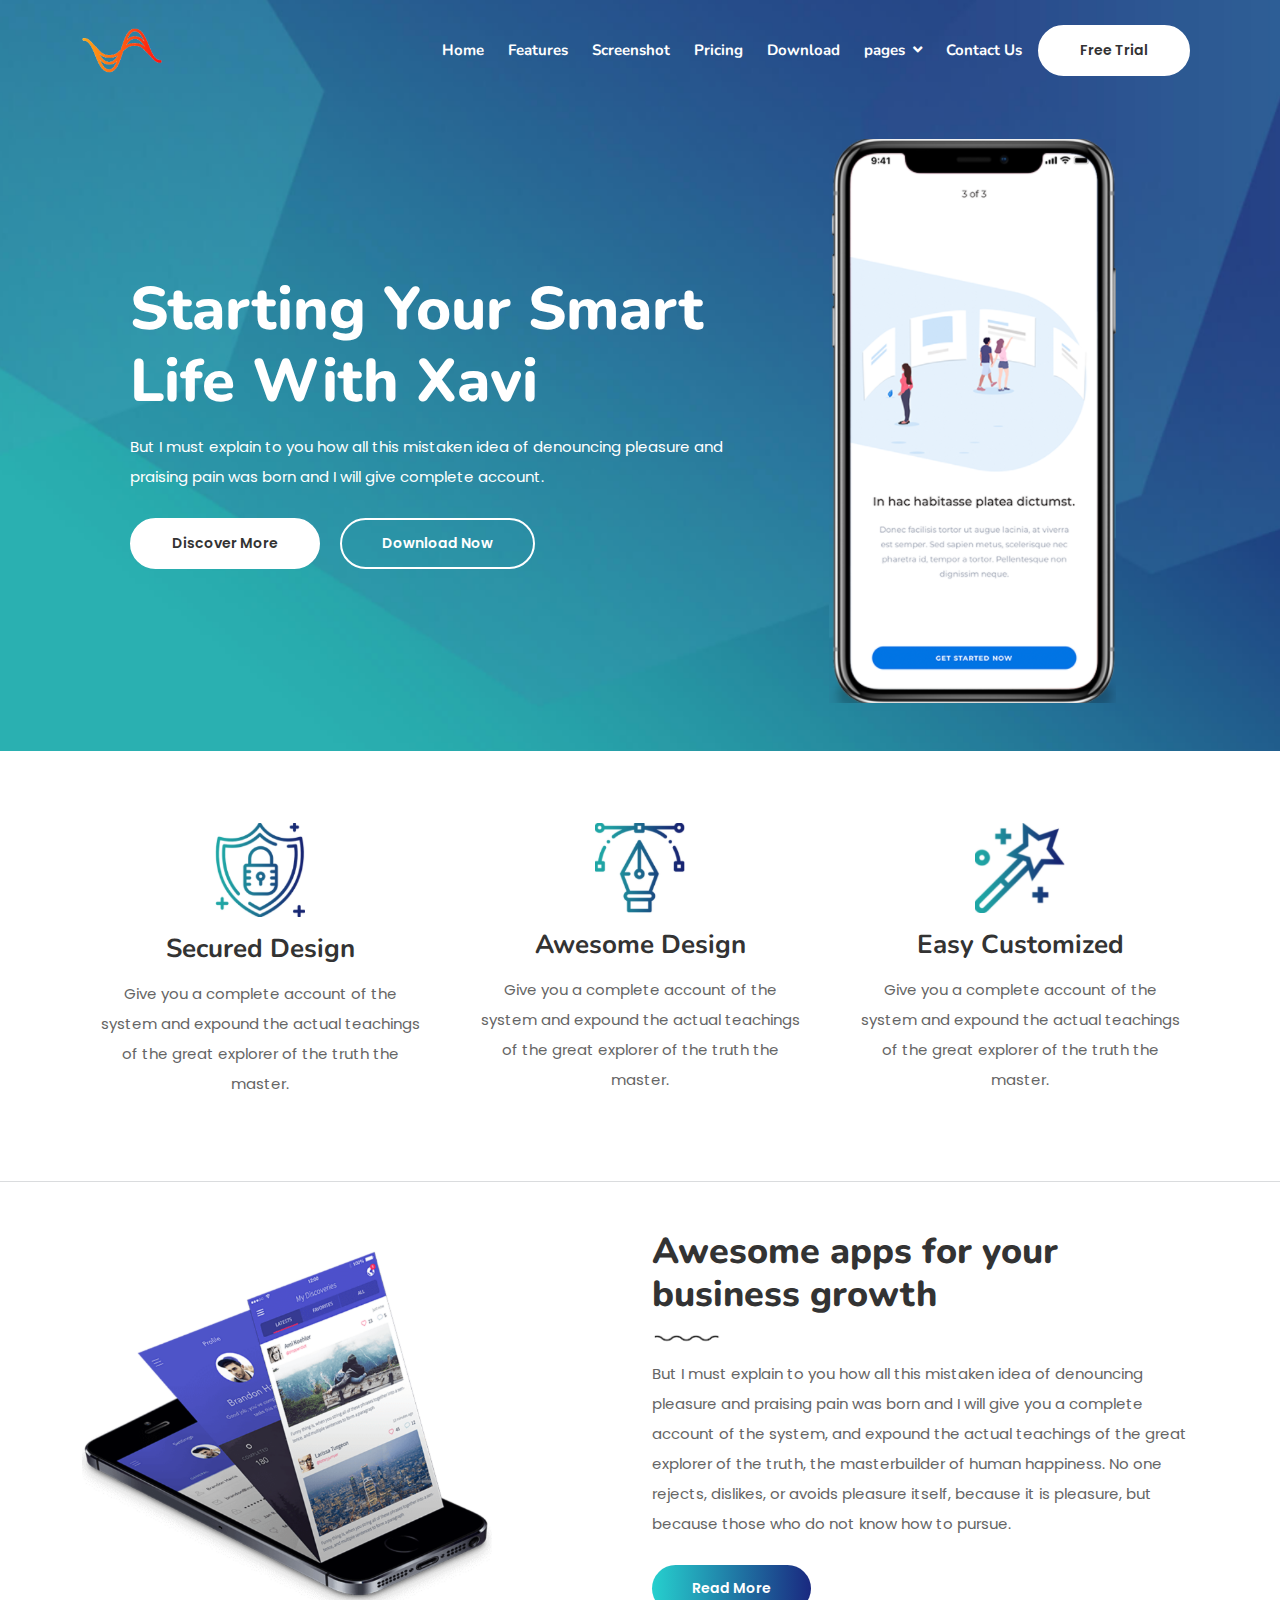
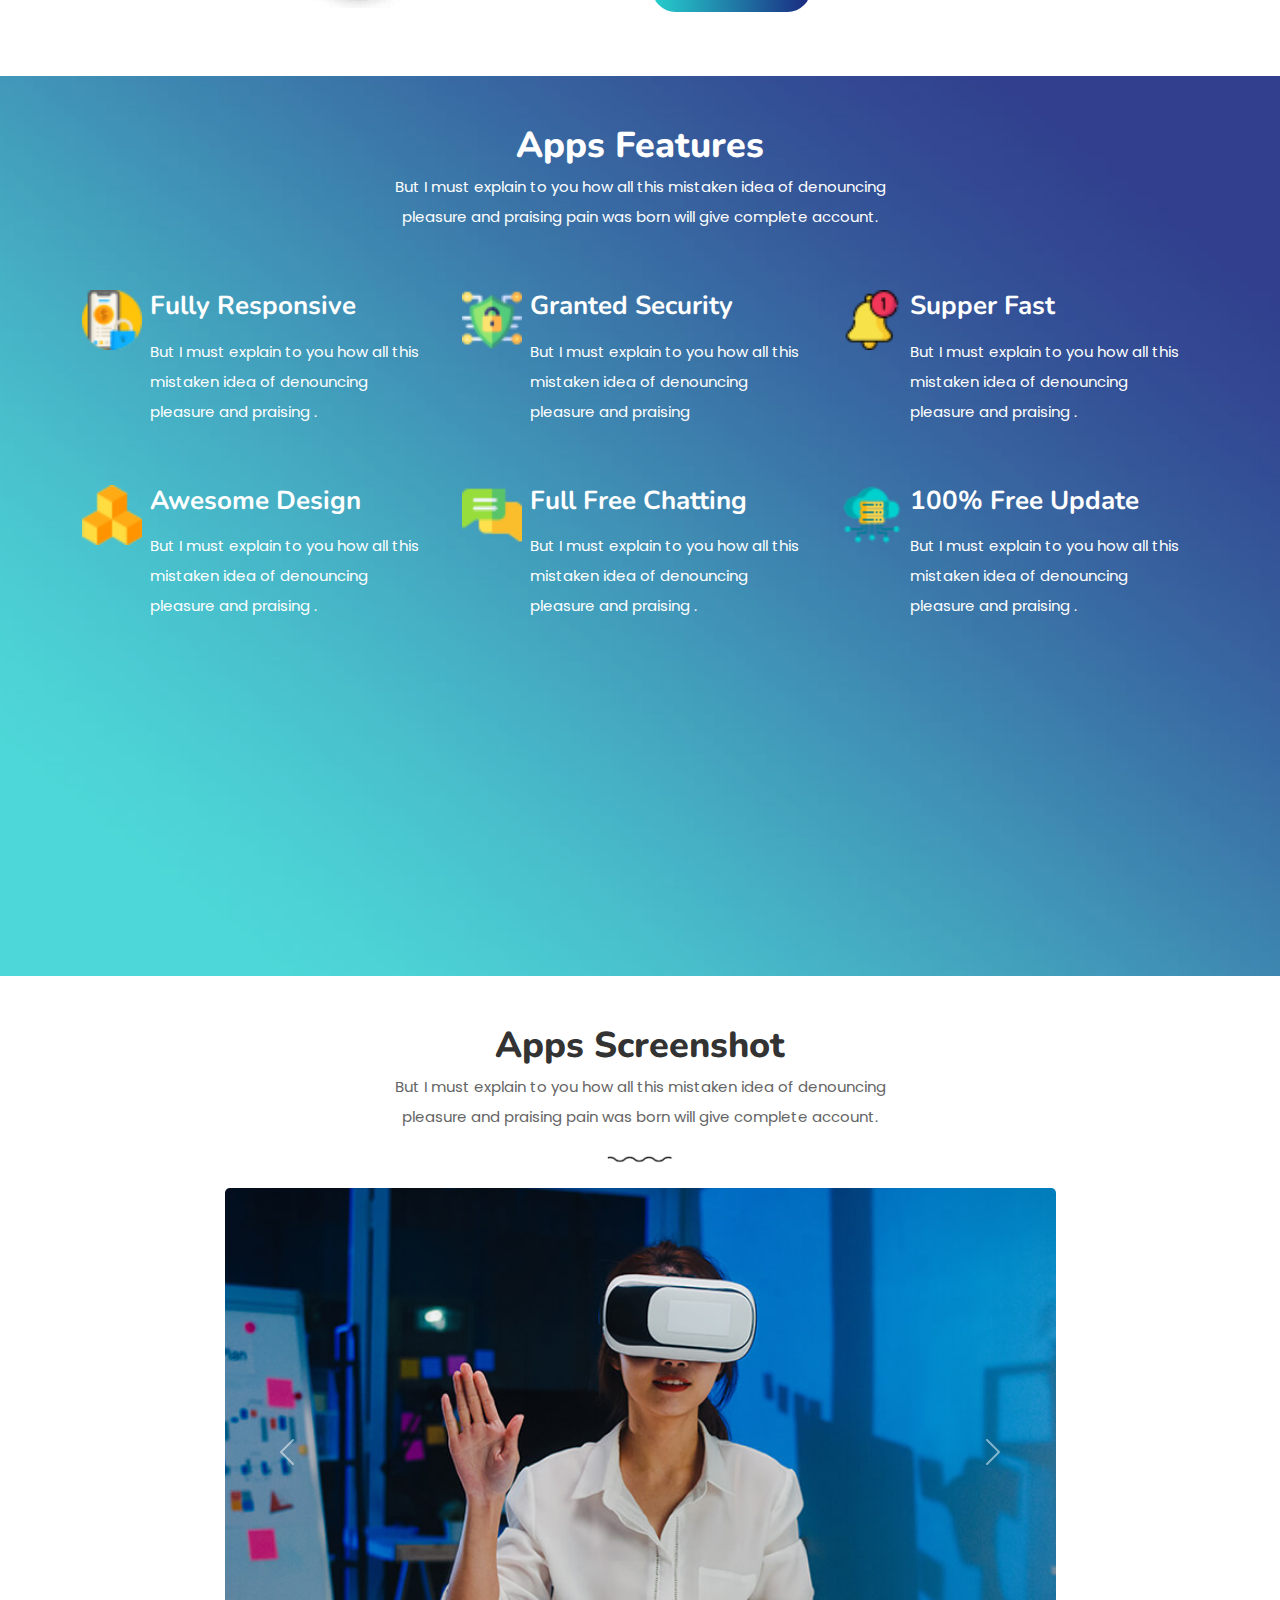
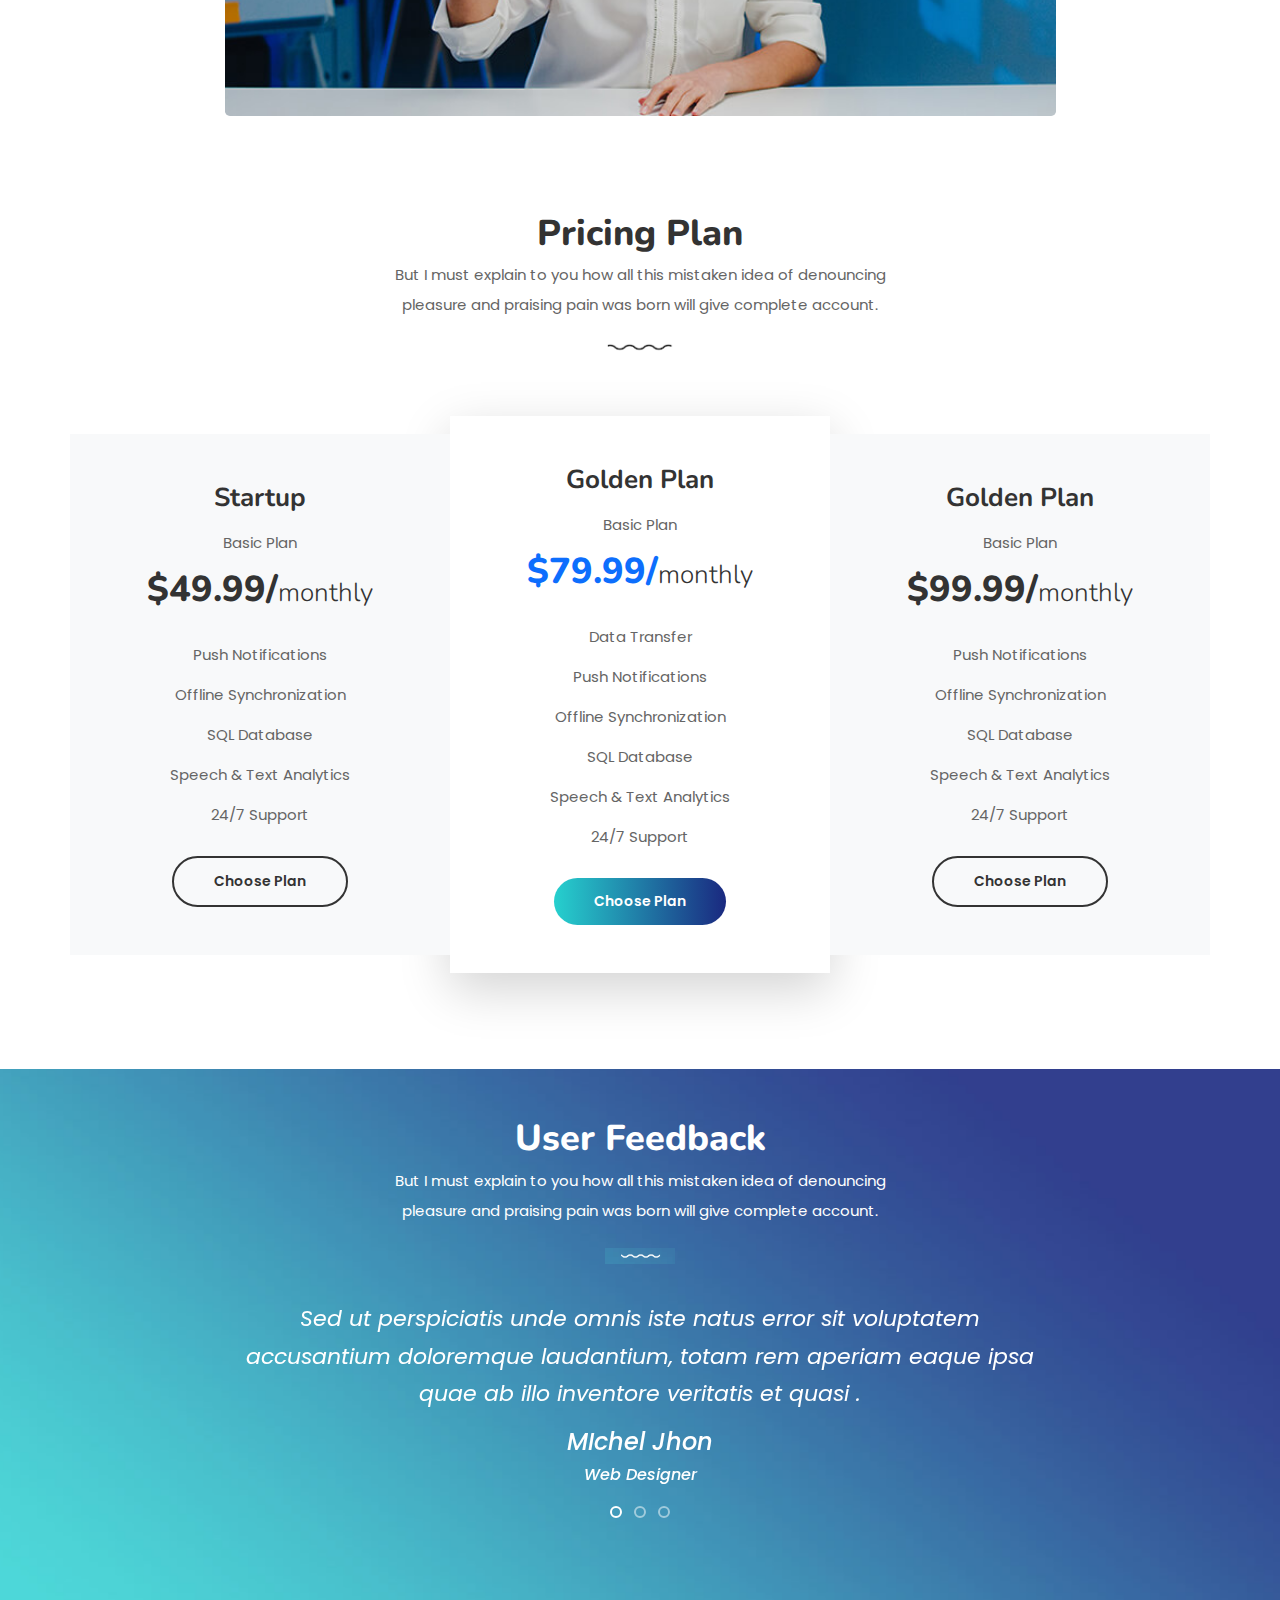
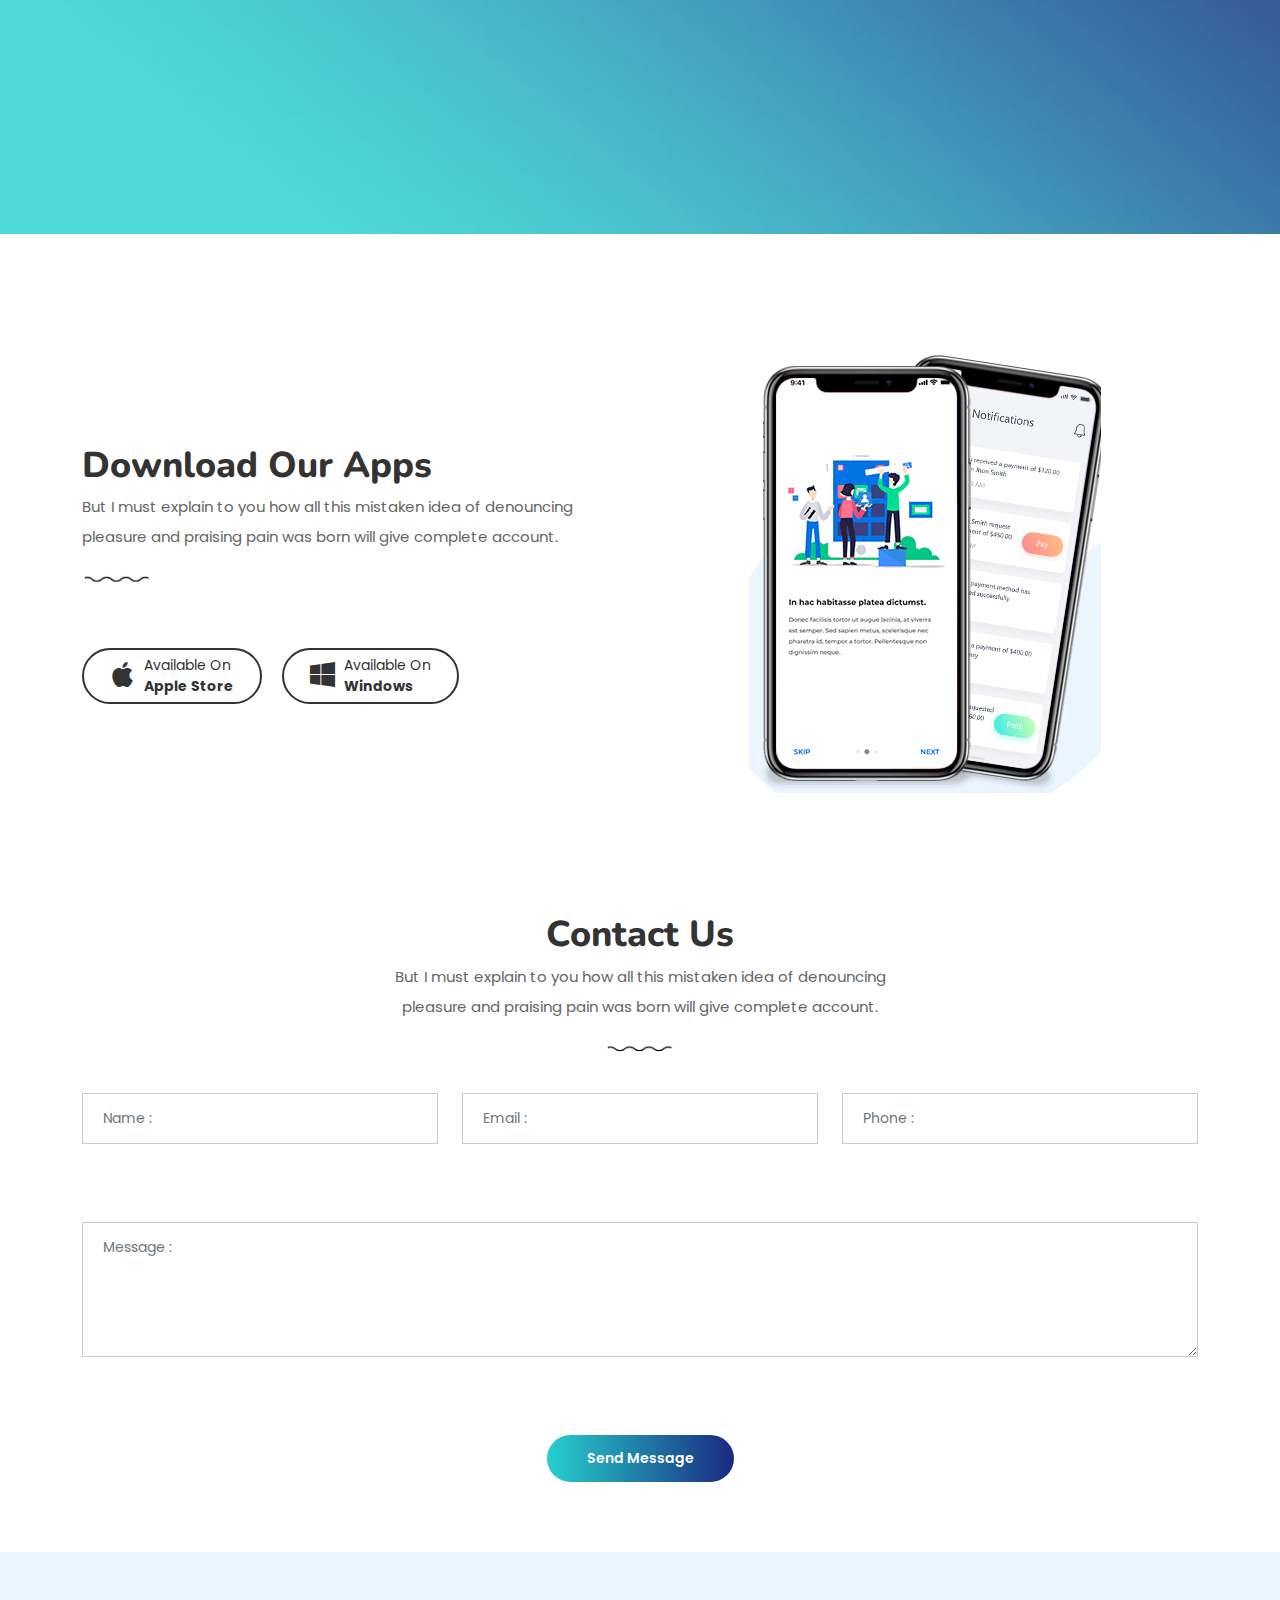
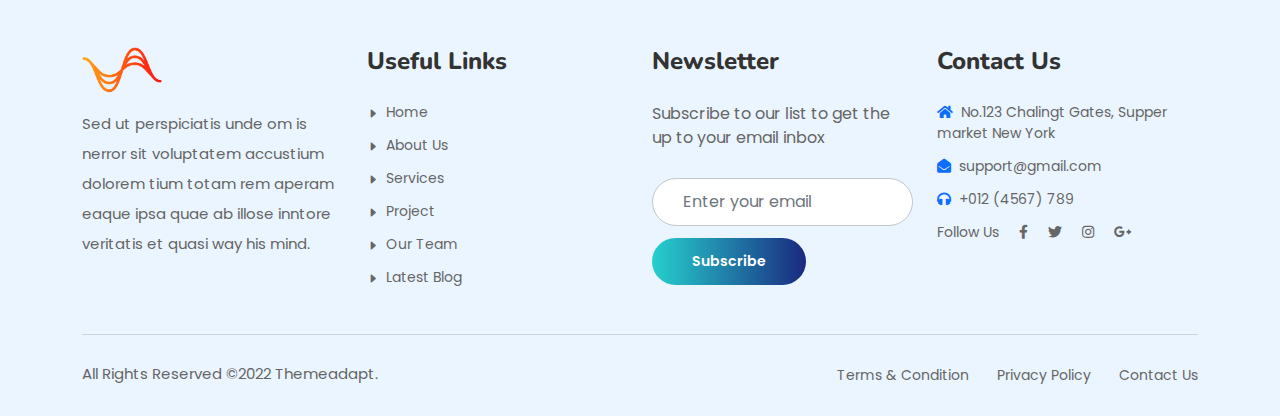
<file: index.html>
<!DOCTYPE html>
<html lang="en">
<head>
    <meta charset="UTF-8">
    <meta http-equiv="X-UA-Compatible" content="IE=edge">
    <meta name="viewport" content="width=device-width, initial-scale=1.0">
    <!-- bootstrap -->
    <link rel="stylesheet" href="assets/vandor/bootstrap/css/bootstrap.min.css">
    <!-- fontawesome link -->
    <link rel="stylesheet" href="assets/vandor/font-awesome/fontawesome-free-5.15.4-web/css/all.min.css">
    <!-- bootstrap icons cdn link -->
    <link rel="stylesheet" href="https://cdn.jsdelivr.net/npm/bootstrap-icons@1.8.1/font/bootstrap-icons.css">
    <!-- custom css link -->
    <link rel="stylesheet" href="assets/css/index.css">
    <!-- favicon -->
    <link rel="icon" href="assets/images/fav-icon/logo.png">
    <title>Unique - App Landing HTML5 Template</title>
</head>
<body>
    <!-- click to top button -->
    <a href="#" id="click-top" class="btn"><i class="fas fa-angle-up"></i></a>

    <header class="header">
        <nav id="navbar" class="navbar navbar-expand-lg navbar-dark scroll-primary">
            <div class="container">
                <!-- brand logo -->
                <a class="navbar-brand" href="#">
                    <img src="assets/images/brand/logo.png" width="80px" class="img-fluid" alt="logo">
                </a>
                <!-- toggle button -->
                <button class="navbar-toggler" type="button" data-bs-toggle="collapse"
                    data-bs-target="#navbarSupportedContent" aria-controls="navbarSupportedContent"
                    aria-expanded="false" aria-label="Toggle navigation">
                    <span class="navbar-icon"></span>
                    <span class="navbar-icon"></span>
                    <span class="navbar-icon"></span>
                </button>
                <!-- collapse -->
                <div class="collapse navbar-collapse" id="navbarSupportedContent">
                    <!-- navbar nav menu... -->
                    <ul class="navbar-nav ms-auto mb-2 mb-lg-0">
                        <li class="nav-item ">
                            <a href="#home" class="nav-link">Home</a>
                        </li>
                        <li class="nav-item px-lg-2 ">
                            <a href="#feature" class="nav-link">Features</a>
                        </li>
                        <li class="nav-item ">
                            <a href="#Screenshot" class="nav-link ">Screenshot</a>
                        </li>
                        <li class="nav-item px-lg-2 ">
                            <a href="#Pricing" class="nav-link">Pricing</a>
                        </li>
                        <li class="nav-item ">
                            <a href="#our-apps" class="nav-link">Download</a>
                        </li>
                        <li class="nav-item px-lg-2 ">
                            <div class="dropdown">
                                <a href="#" class="nav-link" role="button" id="innerdropdown" data-bs-toggle="dropdown"
                                    aria-expanded="false">pages <i class="fas fa-angle-down ps-1"></i></a>
                                <!-- inner dropdown menu -->
                                <ul class="dropdown-menu " aria-labelledby="innerdropdown">
                                    <li><a href="FAQS.html" class="dropdown-item ">FAQ Page</a></li>
                                    <li><a href="bloggrid.html" class="dropdown-item ">Blog Grid</a></li>
                                    <li><a href="blogstander.html" class="dropdown-item ">Blog Standard</a></li>
                                    <li><a href="blogdetails.html" class="dropdown-item ">Blog Details</a></li>
                                    <li><a href="login.html" class="dropdown-item ">Login And Signup</a></li>
                                    <li><a href="coomingsoon.html" class="dropdown-item ">Comingsoon</a></li>
                                </ul>
                            </div>
                        </li>
                        <li class="nav-item ">
                            <a href="#contact-us" class="nav-link">Contact Us</a>
                        </li>
                    </ul>
                    <!-- button -->
                    <a href="#" class=" btn bt-theme bt-white d-lg-block d-none mx-lg-2">free trial</a>
                </div>
                <!--collapse-->
            </div>
            <!--container-->
        </nav>
        <!--nav-->
    </header>
    <main>
        <section id="top-banner" class="banner">
            <!-- ===hero section=== -->
            <div class="container py-5" id="home">
                <div class="row justify-content-center align-items-center">
                    <div class="col-xl-7  text-xl-start text-center">
                        <h2 class="banner-title">Starting Your Smart Life With Xavi</h2>
                        <p class="theme-para text-white">But I must explain to you how all this mistaken idea of
                            denouncing
                            pleasure and praising pain was born and I will give complete account.</p>
                        <a href="#" class="btn bt-theme bt-white mt-3">Discover More</a>
                        <a href="#" class="btn bt-theme bt-outline-white mx-3 mt-3">Download Now </a>
                    </div>
                    <div class="col-xl-4 my-xl-0 my-5  text-center ">
                        <img src="assets/images/banner/new-img2.PNG" class="img-fluid" alt="logo">
                    </div>
                </div>
            </div>
            <!--hero end-->
        </section>
        <!-- ========feature area======== -->
        <div class="container my-5 feature ">
            <div class="row justify-content-center">
                <div class="col-lg-4 col-md-6  text-center p-4">
                    <img src="assets/images/feature/img-1.png" class="img-fluid mb-3" alt="feature-img">
                    <h4 class="title">Secured Design</h4>
                    <p class="theme-para">Give you a complete account of the system and expound the actual teachings of
                        the
                        great explorer of the truth the master.</p>
                </div>
                <div class="col-lg-4 col-md-6  text-center p-4">
                    <img src="assets/images/feature/img-2.png" class="img-fluid mb-3" alt="feature-img">
                    <h4 class="title">Awesome Design</h4>
                    <p class="theme-para">Give you a complete account of the system and expound the actual teachings of
                        the
                        great explorer of the truth the master.</p>
                </div>
                <div class="col-lg-4 col-md-6  text-center p-4">
                    <img src="assets/images/feature/img-3.png" class="img-fluid mb-3" alt="feature-img">
                    <h4 class="title">Easy Customized</h4>
                    <p class="theme-para">Give you a complete account of the system and expound the actual teachings of
                        the
                        great explorer of the truth the master.</p>
                </div>
            </div>
            <!--row-->
        </div>
        <!--container-->
        <!-- feature area end -->
        <hr class="text-muted">
        <div class="container my-5 ">
            <div class="row  align-items-center ">
                <div class="col-lg-6 ">
                    <img src="assets/images/business/phohe-img.png" class="img-fluid w-75" alt="phone">
                </div>
                <div class="col-lg-6  mt-lg-0 mt-5 ">
                    <h2 class="section-title">Awesome apps for your business growth</h2>
                    <img src="assets/images/wave-img/wave.jpg" class="img-fluid wave-img" alt="wave">
                    <p class="theme-para">But I must explain to you how all this mistaken idea of denouncing pleasure
                        and
                        praising pain was born and I will give you a complete account of the system, and expound the
                        actual
                        teachings of the great explorer of the truth, the masterbuilder of human happiness. No one
                        rejects,
                        dislikes, or avoids pleasure itself, because it is pleasure, but because those who do not know
                        how
                        to pursue.</p>
                    <a href="#" class="btn bt-theme bt-gradient my-3">Read More</a>
                </div>
            </div>
        </div>
        <!-- ========= Feature section 2 ========== -->
        <section class="feature-section py-5" id="feature">
            <div class="container ">
                <!-- row 1 -->
                <div class="row  justify-content-center ">
                    <div class="col text-center  col-xl-6 col-lg-8 col-md-10">
                        <h2 class="section-title text-white">Apps Features</h2>
                        <p class="theme-para text-white">But I must explain to you how all this mistaken idea of
                            denouncing
                            pleasure and praising pain was born will give complete account.</p>
                    </div>
                </div>
                <!-- row 2 -->
                <div class="row my-5 justify-content-center ">
                    <!-- col 1 -->
                    <div class="col-lg-4 col-md-6  d-flex flex-lg-row flex-column ">
                        <img src="assets/images/app-features/mobile-banking.png" class="img-fluid"
                            style=" width: 60px;height: 60px;" alt="img">
                        <div class=" mx-2 mx-lg-2 ">
                            <h4 class="title text-white">Fully Responsive</h4>
                            <p class="theme-para text-white">But I must explain to you how all this mistaken idea of
                                denouncing pleasure and praising .</p>
                        </div>
                    </div>
                    <!-- col 2 -->
                    <div class="col-lg-4 col-md-6   d-flex flex-lg-row flex-column   my-md-0 my-3 ">
                        <img src="assets/images/app-features/cyber-security.png" class="img-fluid"
                            style="width: 60px;height: 60px;" alt="img">
                        <div class=" mx-2 mx-lg-2 ">
                            <h4 class="title text-white">Granted Security</h4>
                            <p class="theme-para text-white">But I must explain to you how all this mistaken idea of
                                denouncing pleasure and praising </p>
                        </div>
                    </div>
                    <!-- col 3 -->
                    <div class="col-lg-4 col-md-6   d-flex flex-lg-row flex-column ">
                        <img src="assets/images/app-features/bell.png" class="img-fluid"
                            style=" width: 60px;height: 60px;" alt="img">
                        <div class=" mx-2 mx-lg-2 ">
                            <h4 class="title text-white">Supper Fast</h4>
                            <p class="theme-para text-white">But I must explain to you how all this mistaken idea of
                                denouncing pleasure and praising .</p>
                        </div>
                    </div>
                </div>
                <!-- row 3 -->
                <div class="row my-5 justify-content-center">
                    <!-- col 1 -->
                    <div class="col-lg-4 col-md-6   d-flex flex-lg-row flex-column ">
                        <img src="assets/images/app-features/cube.png" class="img-fluid"
                            style=" width: 60px;height: 60px;" alt="img">
                        <div class=" mx-2 mx-lg-2 ">
                            <h4 class="title text-white">Awesome Design</h4>
                            <p class="theme-para text-white">But I must explain to you how all this mistaken idea of
                                denouncing pleasure and praising .</p>
                        </div>
                    </div>
                    <!-- col 2 -->
                    <div class="col-lg-4 col-md-6   d-flex flex-lg-row flex-column   my-md-0 my-3 ">
                        <img src="assets/images/app-features/chatting.png" class="img-fluid"
                            style="width: 60px;height: 60px;" alt="img">
                        <div class=" mx-2 mx-lg-2 ">
                            <h4 class="title text-white">Full Free Chatting</h4>
                            <p class="theme-para text-white">But I must explain to you how all this mistaken idea of
                                denouncing pleasure and praising .</p>
                        </div>
                    </div>
                    <!-- col 3 -->
                    <div class="col-lg-4 col-md-6   d-flex flex-lg-row flex-column   ">
                        <img src="assets/images/app-features/server.png" class="img-fluid"
                            style="width: 60px;height: 60px;" alt="img">
                        <div class=" mx-2 mx-lg-2 ">
                            <h4 class="title text-white">100% Free Update</h4>
                            <p class="theme-para text-white">But I must explain to you how all this mistaken idea of
                                denouncing pleasure and praising .</p>
                        </div>
                    </div>
                </div>
            </div>
            <!--container-->
        </section>
        <!-- ======  Appscreenshoots==== -->
        <section class="py-5" id="Screenshot">
            <div class="container ">
                <div class="row justify-content-center">
                    <div class="col text-center  col-xl-6 col-lg-8 col-md-10">
                        <h2 class="section-title ">Apps Screenshot</h2>
                        <p class="theme-para ">But I must explain to you how all this mistaken idea of denouncing
                            pleasure
                            and praising pain was born will give complete account.</p>
                        <img src="assets/images/wave-img/wave.jpg" class="img-fluid wave-img" alt="wave">
                    </div>
                </div>
            </div>
            <!--container end-->
            <!-- carousel -->
            <div class="container mt-2">
                <div class="row justify-content-center">
                    <div class="col-lg-9 ">
                        <!-- slider start -->
                        <div id="myslider" class="carousel slide" data-bs-ride="carousel">
                            <div class="carousel-inner ">
                                <div class="carousel-item active">
                                    <img src="assets/images/card-images/img-4.PNG" class="img-fluid d-block w-100 rounded-3" alt="slide--image-1">
                                </div>
                                <div class="carousel-item ">
                                    <img src="assets/images/card-images/img-8.PNG" class="img-fluid d-block w-100 rounded-3" alt="slide-image-2">
                                </div>
                                <div class="carousel-item ">
                                    <img src="assets/images/card-images/img-9.PNG" class="img-fluid d-block w-100 rounded-3" alt="slide-image-3">
                                </div>
                                <div class="carousel-item ">
                                    <img src="assets/images/card-images/img-7.PNG" class="img-fluid d-block w-100 rounded-3" alt="slide-image-4">
                                </div>
                                <div class="carousel-item ">
                                    <img src="assets/images/card-images/img-5.PNG" class="img-fluid d-block w-100 rounded-3" alt="slide-image-5">
                                </div>
                                <div class="carousel-item ">
                                    <img src="assets/images/card-images/img-6.PNG" class="img-fluid d-block w-100 rounded-3" alt="slide-image-6">
                                </div>
                                <div class="carousel-item ">
                                    <img src="assets/images/card-images/img-3.PNG" class="img-fluid d-block w-100 rounded-3" alt="slide-image-7">
                                </div>
                                <div class="carousel-item ">
                                    <img src="assets/images/card-images/img-1.PNG" class="img-fluid d-block w-100 rounded-3" alt="slide-image-8">
                                </div>

                                <div class="carousel-item  "> 
                                    <img src="assets/images/card-images/img-2.PNG" class="img-fluid d-block w-100 rounded-3" alt="slide-image-9">
                                </div>
                            </div>
                                <!-- controlars -->
                                <button class="carousel-control-prev" type="button" data-bs-target="#myslider" data-bs-slide="prev">
                                    <span class="carousel-control-prev-icon" aria-hidden="true"></span>
                                    <span class="visually-hidden">Previous</span>
                                  </button>
                                  <button class="carousel-control-next" type="button" data-bs-target="#myslider" data-bs-slide="next">
                                    <span class="carousel-control-next-icon" aria-hidden="true"></span>
                                    <span class="visually-hidden">Next</span>
                                  </button>
                        </div><!-- slider end -->
                    </div> <!--col-->
                </div> <!--row-->
            </div>  <!--container-->
        </section>
        <!-- =========== Pricing Plan ============= -->
        <section class="py-5" id="Pricing">
            <div class="container">
                <div class="row justify-content-center">
                    <div class="col text-center  col-xl-6 col-lg-8 col-md-10">
                        <h2 class="section-title ">Pricing Plan</h2>
                        <p class="theme-para ">But I must explain to you how all this mistaken idea of denouncing
                            pleasure
                            and praising pain was born will give complete account.</p>
                        <img src="assets/images/wave-img/wave.jpg" class="img-fluid wave-img" alt="wave">
                    </div>
                </div>
            </div>
            <!-- pricing cards -->
            <div class="container my-5 ">
                <div class="row justify-content-center align-items-center">
                    <!-- card 1 -->
                    <div class="col-lg-4 col-md-6 col-sm-9  p-0">
                        <div class="card border-0 rounded-0">
                            <div class="card-body text-center bg-light py-5">
                                <h4 class="title">Startup</h4>
                                <p class="theme-para ">Basic Plan</p>
                                <h2 class="section-title">$49.99/<span class=" fw-light title ">monthly</span></h2>
                                <p class="theme-para pt-4">Push Notifications</p>
                                <p class="theme-para">Offline Synchronization</p>
                                <p class="theme-para">SQL Database</p>
                                <p class="theme-para">Speech & Text Analytics</p>
                                <p class="theme-para">24/7 Support</p>
                                <a href="#" class="btn bt-theme bt-dark mt-3">Choose plan</a>
                            </div>
                        </div>
                    </div>
                    <!-- card 2 -->
                    <div class="col-lg-4 col-md-6 col-sm-9  p-0 my-md-0 my-4 shadow-lg">
                        <div class="card  border-0 rounded-0">
                            <div class="card-body text-center  py-5">
                                <h4 class="title">Golden Plan</h4>
                                <p class="theme-para ">Basic Plan</p>
                                <h2 class="section-title text-primary">$79.99/<span
                                        class="fw-light title">monthly</span>
                                </h2>
                                <p class="theme-para pt-4">Data Transfer</p>
                                <p class="theme-para">Push Notifications</p>
                                <p class="theme-para">Offline Synchronization</p>
                                <p class="theme-para">SQL Database</p>
                                <p class="theme-para">Speech & Text Analytics</p>
                                <p class="theme-para">24/7 Support</p>
                                <a href="#" class="btn bt-theme bt-gradient mt-3">Choose plan</a>
                            </div>
                        </div>
                    </div>
                    <!-- card 3 -->
                    <div class="col-lg-4 col-md-6 col-sm-9  p-0 mt-lg-0 mt-3">
                        <div class="card border-0 rounded-0 ">
                            <div class="card-body text-center bg-light py-5">
                                <h4 class="title">Golden Plan</h4>
                                <p class="theme-para ">Basic Plan</p>
                                <h2 class="section-title">$99.99/<span class=" fw-light title">monthly</span></h2>
                                <p class="theme-para pt-4">Push Notifications</p>
                                <p class="theme-para">Offline Synchronization</p>
                                <p class="theme-para">SQL Database</p>
                                <p class="theme-para">Speech & Text Analytics</p>
                                <p class="theme-para">24/7 Support</p>
                                <a href="#" class="btn bt-theme bt-dark mt-3">Choose plan</a>
                            </div>
                        </div>
                    </div>
                </div>
            </div>
        </section>
        <!-- =================User Feedback   Our Clients================== -->
        <!-- ========= Feature section 2 ========== -->
        <section class="user-feedback py-5" id="feature">
            <div class="container">
                <!-- row 1 -->
                <div class="row  justify-content-center ">
                    <div class="col text-center  col-xl-6 col-lg-8 col-md-10">
                        <h2 class="section-title text-white">User Feedback</h2>
                        <p class="theme-para text-white">But I must explain to you how all this mistaken idea of
                            denouncing
                            pleasure and praising pain was born will give complete account.</p>
                        <img src="assets/images/wave-img/blue-img.PNG" class="img-fluid wave-img" alt="wave">
                    </div>
                </div>
            </div>
            <!--container-->
            <!-- slider of content -->
            <div class="container-md  my-4">
                <div class="row justify-content-lg-center">
                    <div class="col-lg-9 ">
                        <!-- carousal slider -->
                        <div id="contentSlider" class="carousel slide  custom-slider" data-bs-ride="carousel">
                            <!-- indicators -->
                            <div class="carousel-indicators indicators-box ">
                                <button type="button" data-bs-target="#contentSlider" data-bs-slide-to="0"
                                    class="active custom-indicators " aria-current="true" aria-label="Slide 1"></button>
                                <button type="button" data-bs-target="#contentSlider" data-bs-slide-to="1"
                                    class="custom-indicators" aria-label="Slide 2"></button>
                                <button type="button" data-bs-target="#contentSlider" data-bs-slide-to="2"
                                    class="custom-indicators" aria-label="Slide 3"></button>
                            </div>
                            <div class="carousel-inner">
                                <div class="carousel-item active text-center ">
                                    <p class="slide-para">Sed ut perspiciatis unde omnis iste natus error sit
                                        voluptatem accusantium doloremque
                                        laudantium, totam rem aperiam eaque ipsa quae ab illo inventore veritatis et
                                        quasi .
                                    </p>
                                    <p class="h4 text-white fst-italic">MIchel Jhon</p>
                                    <p class="h6 fst-italic text-white">Web Designer</p>
                                </div>
                                <div class="carousel-item text-center">
                                    <p class="slide-para">Sed ut perspiciatis unde omnis iste natus error sit voluptatem
                                        accusantium doloremque
                                        laudantium, totam rem aperiam eaque ipsa quae ab illo inventore veritatis et
                                        quasi .
                                    </p>
                                    <p class="h4 text-white fst-italic">MIchel Jhon</p>
                                    <p class="h6 fst-italic text-white">Web Designer</p>
                                </div>
                                <div class="carousel-item text-center">
                                    <p class="slide-para">Sed ut perspiciatis unde omnis iste natus error sit voluptatem
                                        accusantium doloremque
                                        laudantium, totam rem aperiam eaque ipsa quae ab illo inventore veritatis et
                                        quasi .
                                    </p>
                                    <p class="h4 text-white fst-italic">MIchel Jhon</p>
                                    <p class="h6 fst-italic text-white">Web Designer</p>
                                </div>
                            </div>
                        </div>
                        <!--slider end  -->
                    </div>
                </div>
            </div>
            <!--container-->
        </section>
        <!--  ========= our products  ========= -->
        <section id="our-apps" class="our-apps py-5 ">
            <div class="container  my-5 py-4">
                <div class="row align-items-center justify-content-between">
                    <div class="col-lg-6  text-lg-start text-center">
                        <h2 class="section-title ">Download Our Apps</h2>
                        <p class="theme-para ">But I must explain to you how all this mistaken idea of denouncing
                            pleasure and praising pain was born will give complete account. </p>
                        <img src="assets/images/wave-img/wave.jpg" class="img-fluid wave-img" alt="wave">
                        <br>
                        <!-- btn 1-->
                        <a href="#" class="btn bt-theme bt-dark mt-5">
                            <div class="d-flex align-items-center fw-normal">
                                <i class="bi bi-apple"></i>
                                <div class="d-flex flex-column align-items-start">
                                    <span>Available On</span> 
                                    <span class="fw-bold">Apple Store</span>
                                </div>
                            </div>
                        </a>
                        <!-- btn 2-->
                        <a href="#" class="btn bt-theme bt-dark mt-5 mx-3">
                            <div class="d-flex align-items-center fw-normal ">
                                <i class="bi bi-windows"></i>
                                <div class="d-flex flex-column  align-items-start ">
                                    <span>Available On</span> 
                                    <span class="fw-bold">Windows</span>
                                </div>
                            </div>
                        </a>
                    </div>
                    <div class="col-lg-6  text-center my-lg-0 my-5 ">
                        <img src="assets/images/our-app-download/img.png" class="img-fluid" alt="img">
                    </div>
                </div>
            </div>
        </section>
        <!-- ====== Contact us section===== -->
        <section id="contact-us">
            <div class="container">
                <!-- row 1 -->
                <div class="row  justify-content-center ">
                    <div class="col text-center  col-xl-6 col-lg-8 col-md-10">
                        <h2 class="section-title ">Contact Us</h2>
                        <p class="theme-para ">But I must explain to you how all this mistaken idea of denouncing
                            pleasure and praising pain was born will give complete account.</p>
                        <img src="assets/images/wave-img/wave.jpg" class="img-fluid wave-img" alt="wave">
                    </div>
                </div>
            </div>
            <!--container-->
            <div class="container my-4">
                <!-- form -->
                <form action="#">
                    <div class="row">
                        <div class="col-lg-4 position-relative">
                            <input type="text" class="form-control theme-input" id="inputName" placeholder="Name :">
                            <small id="validname" class="form-text mt-2 position-absolute top-50">Name is required.</small>
                        </div>
                        <div class="col-lg-4  position-relative">
                            <input type="email" class="form-control theme-input"id="inputemail" placeholder="Email :">
                            <small id="validemail" class="form-text mt-2 position-absolute top-50 ">Email is required.</small>
                        </div>
                        <div class="col-lg-4  position-relative">
                            <input type="text" class="form-control theme-input "id="inputphone" placeholder="Phone :">
                            <small id="validphone" class="form-text mt-2 position-absolute top-50 ">Phone is required.</small>
                        </div>
                    </div>
                    <!-- text area -->
                    <div class="row my-5">
                        <div class="col-12  position-relative">
                            <textarea name="message" class="form-control theme-input" id="inputtextarea" cols="30" rows="5"
                                placeholder="Message :"></textarea>
                                <small id="validtextarea" class="form-text mb-2 position-absolute bottom-0 ">Message is required.</small>
                        </div>
                    </div>
                    <!-- button -->
                    <div class="row text-center">
                        <div class="col-12 ">
                            <a href="" class="btn bt-theme bt-gradient">send message</a>
                        </div>
                    </div>
                </form>
            </div>
        </section>
    </main>
    <!-- ========= footer section -======== -->
    <footer class="footer-area">
        <div class="container">
            <div class="row">
                <div class="col-lg-3 col-md-6 ">
                    <a href="#">
                        <img src="assets/images/brand/logo.png" width="80px" class="img-fluid mb-3"
                            alt="black-logo">
                    </a>
                    <p class="theme-para">Sed ut perspiciatis unde om is nerror sit voluptatem accustium dolorem tium
                        totam rem aperam eaque ipsa quae ab illose inntore veritatis et quasi way his mind.</p>
                </div>

                <div class="col-lg-3 col-md-6 ">
                    <h4 class="foo-title">Useful Links</h4>
                    <ul class="custom-uolist">
                        <li><a href="#"><i class="bi bi-caret-right-fill pe-2"></i>Home</a></li>
                        <li><a href="#"><i class="bi bi-caret-right-fill pe-2"></i>About Us</a></li>
                        <li><a href="#"><i class="bi bi-caret-right-fill pe-2"></i>Services</a></li>
                        <li><a href="#"><i class="bi bi-caret-right-fill pe-2"></i>Project</a></li>
                        <li><a href="#"><i class="bi bi-caret-right-fill pe-2"></i>Our Team</a></li>
                        <li><a href="#"><i class="bi bi-caret-right-fill pe-2"></i>Latest Blog</a></li>
                    </ul>
                </div>
                <div class="col-lg-3 col-md-6">
                    <h4 class="foo-title">Newsletter</h4>
                    <ul class="custom-uolist">
                        <li>
                            <p class="foo-subtitle">Subscribe to our list to get the up to your email inbox</p>
                        </li>
                        <li>
                            <form action="">
                                <input type="text" class="form-control foo-input" placeholder="Enter your email">
                            </form>
                        </li>
                        <li>
                            <a href="#" class="btn bt-theme bt-gradient">subscribe</a>
                        </li>
                    </ul>
                </div>
                <div class="col-lg-3 col-md-6 ">
                    <h4 class="foo-title">Contact Us</h4>
                    <ul class="custom-uolist">
                        <li><i class="fas fa-home pe-2  text-primary"></i>No.123 Chalingt Gates, Supper market New York
                        </li>
                        <li><i class="fas fa-envelope-open pe-2 text-primary"></i>support@gmail.com</li>
                        <li><a href="#"><i class="fas fa-headphones pe-2 text-primary"></i>+012 (4567) 789</a></li>
                        <li></i>Follow Us
                            <a href="#"><i class="fab fa-facebook-f  px-3"></i></a>
                            <a href="#"><i class="fab fa-twitter"></i></a>
                            <a href="#"><i class="fab fa-instagram px-3"></i></a>
                            <a href="#"><i class="fab fa-google-plus-g"></i></a>
                        </li>
                    </ul>
                </div>
            </div>
        </div>
        <!-- footer 2 box -->
        <div class="container py-2">
            <hr class="text-muted mb-4">
            <div class="row ">
                <div class="col-lg-6 text-lg-start text-center">
                    <p class="theme-para">All Rights Reserved ©2022 Themeadapt.</p>
                </div>
                <div class="col-lg-6 text-lg-end text-center">
                    <ul class="custom-uolist ">
                        <li class="list-inline-item"><a href="#">Terms & Condition</a></li>
                        <li class="list-inline-item px-3"><a href="#">Privacy Policy</a></li>
                        <li class="list-inline-item"><a href="#">Contact Us</a></li>
                    </ul>
                </div>
            </div>
        </div>
    </footer>
    <!--  then Popper.js, then Bootstrap JS -->
    <!-- proper  -->
    <script src="assets/vandor/popper/popper.min.js"></script>
    <!-- bootstrap js -->
    <script src="assets/vandor/bootstrap/js/bootstrap.min.js"></script>
    <!-- custom javascript-->
    <script src="assets/js/index.js"></script>
</body>
</html>
</file>
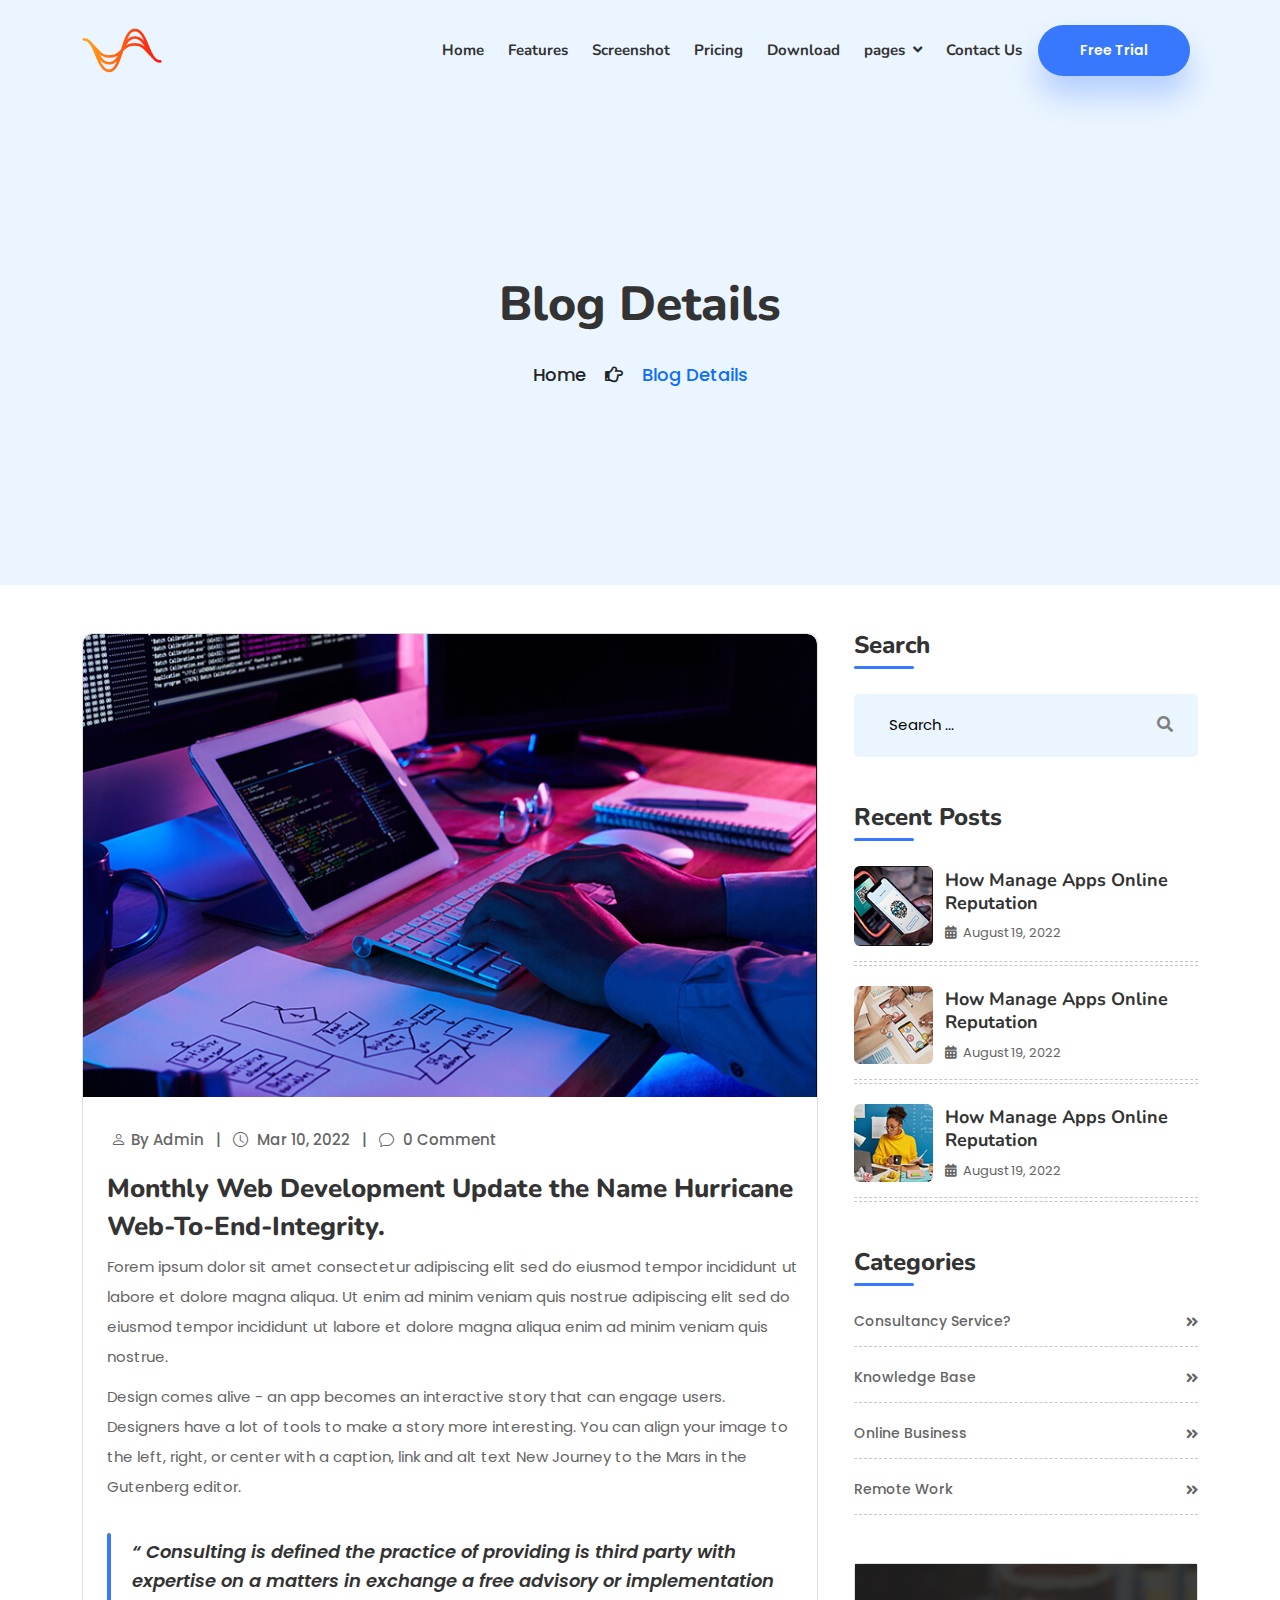
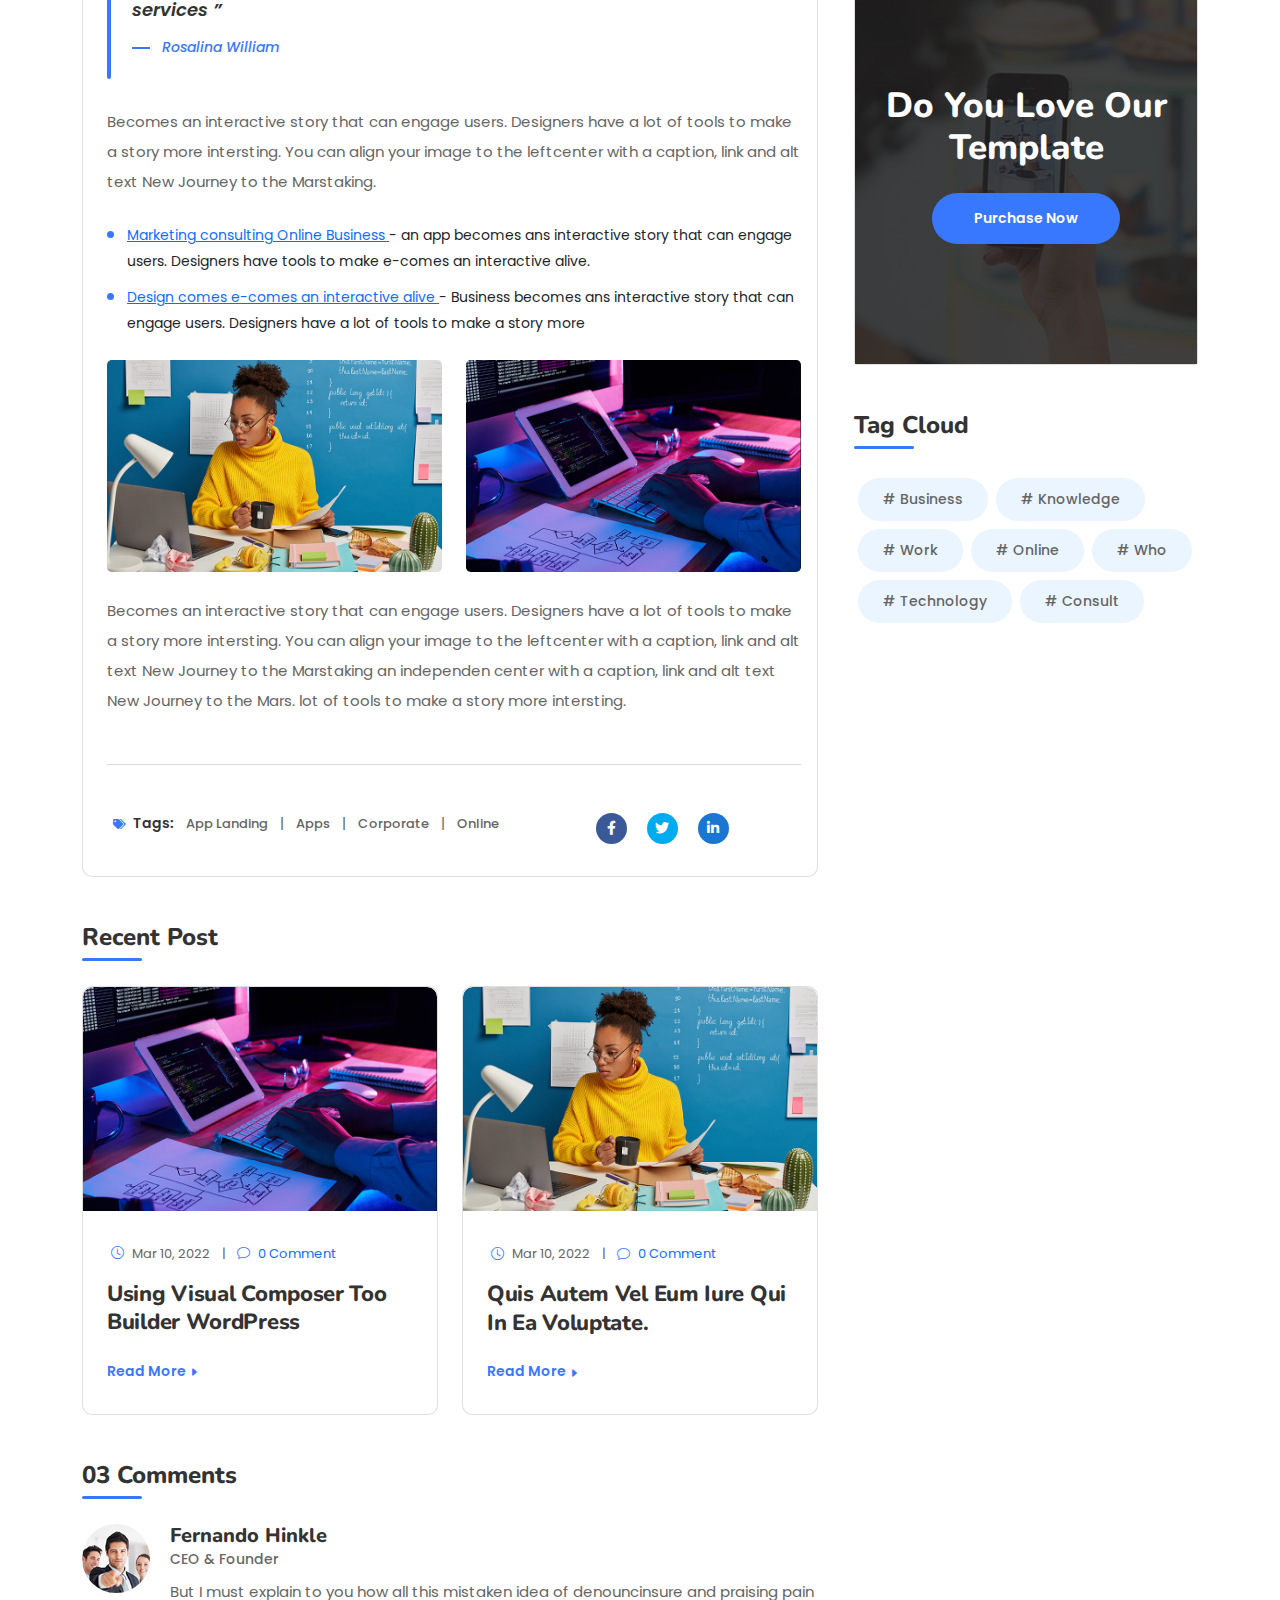
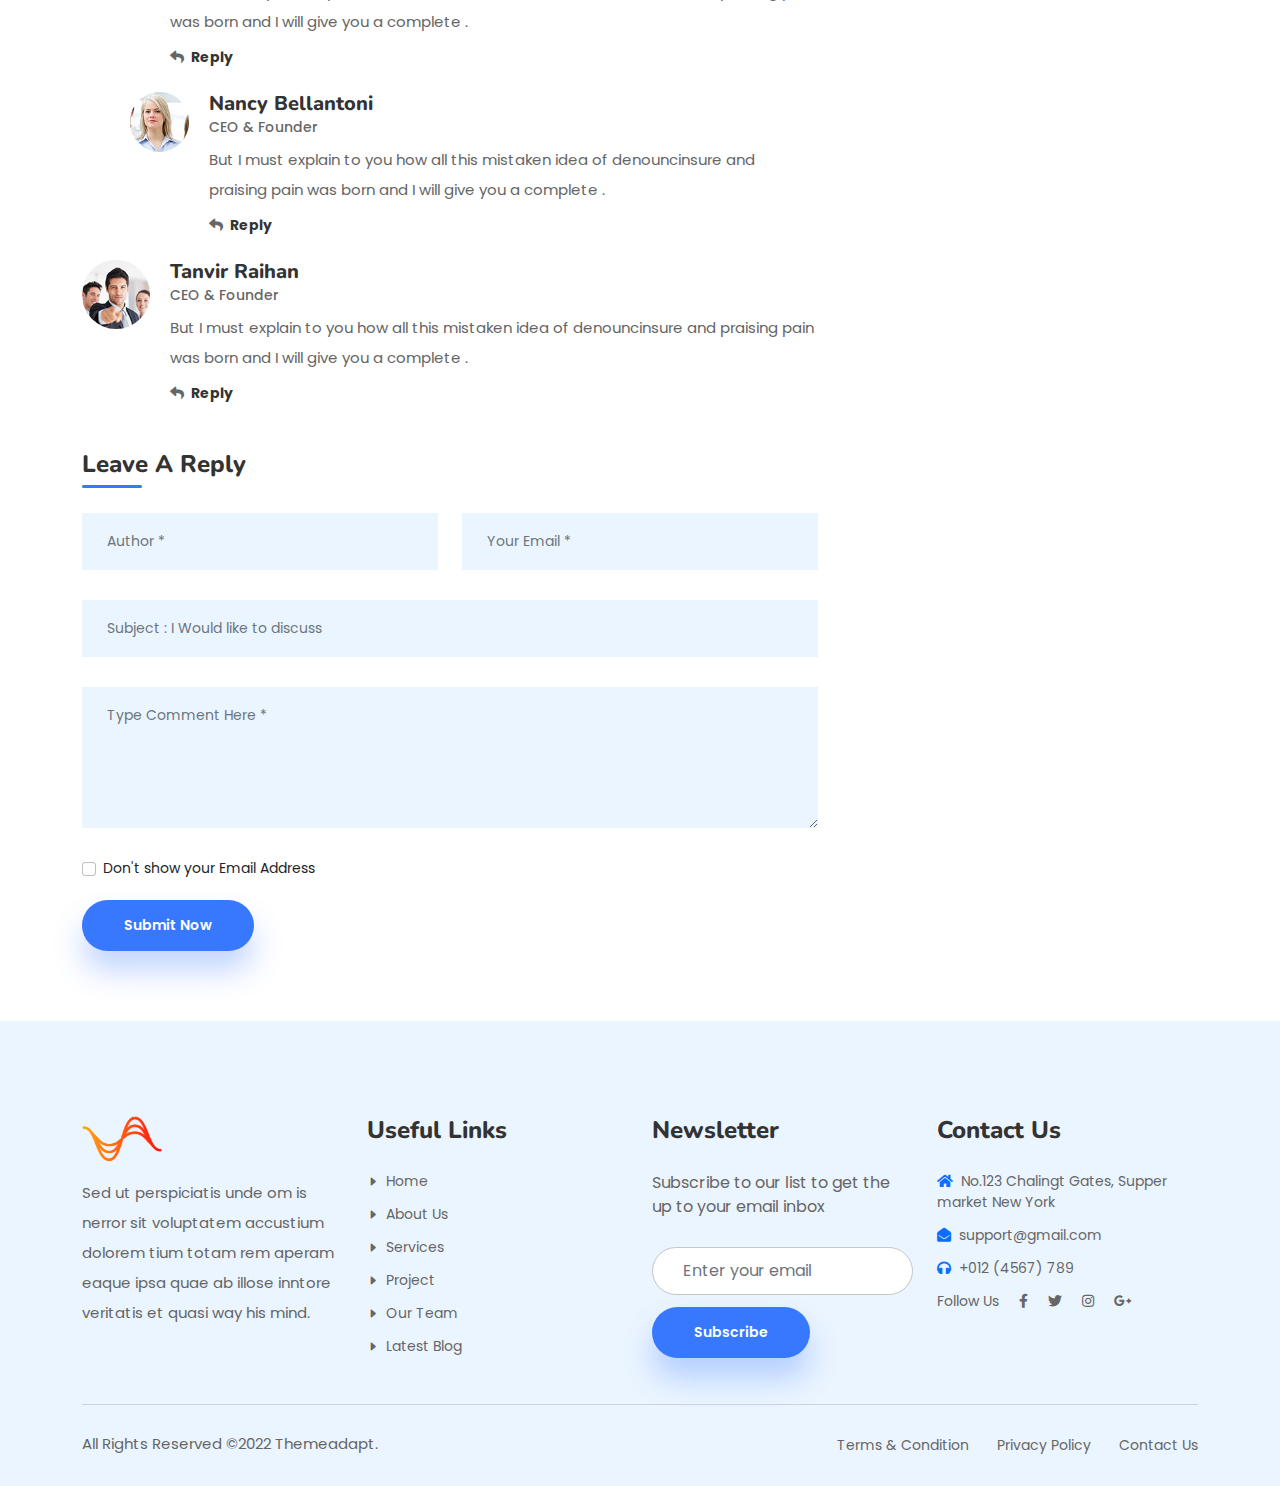
<file: blogdetails.html>
<!DOCTYPE html>
<html lang="en">
<head>
    <meta charset="UTF-8">
    <meta http-equiv="X-UA-Compatible" content="IE=edge">
    <meta name="viewport" content="width=device-width, initial-scale=1.0">
    <!-- bootstrap -->
    <link rel="stylesheet" href="assets/vandor/bootstrap/css/bootstrap.min.css">
    <!-- fontawesome link -->
    <link rel="stylesheet" href="assets/vandor/font-awesome/fontawesome-free-5.15.4-web/css/all.min.css">
    <!-- bootstrap icons cdn link -->
    <link rel="stylesheet" href="https://cdn.jsdelivr.net/npm/bootstrap-icons@1.8.1/font/bootstrap-icons.css">
    <!-- custom css link -->
    <link rel="stylesheet" href="assets/css/index.css">
    <!-- favicon -->
    <link rel="icon" href="assets/images/fav-icon/logo.png">
    <title>Unique - App Landing HTML5 Template</title>
</head>

<body>
    <!-- click to top button -->
    <a href="#" id="click-top" class="btn"><i class="fas fa-angle-up"></i></a>

    <header class="header">
        <nav id="navbar" class="navbar navbar-expand-lg navbar-light  scroll-white">
            <div class="container ">
                <!-- brand logo -->
                <a class="navbar-brand" href="index.html">
                    <img src="assets/images/brand/logo.png" width="80px" class="img-fluid" alt="logo">
                </a>
                <!-- toggle button -->
                <button class="navbar-toggler" type="button" data-bs-toggle="collapse"
                    data-bs-target="#navbarSupportedContent" aria-controls="navbarSupportedContent"
                    aria-expanded="false" aria-label="Toggle navigation">
                    <span class="navbar-icon"></span>
                    <span class="navbar-icon"></span>
                    <span class="navbar-icon"></span>
                </button>
                <!-- collapse -->
                <div class="collapse navbar-collapse" id="navbarSupportedContent">
                    <!-- navbar nav menu... -->
                    <ul class="navbar-nav ms-auto mb-2 mb-lg-0 ">
                        <li class="nav-item ">
                            <a href="index.html#home" class="nav-link">Home</a>
                        </li>
                        <li class="nav-item px-lg-2">
                            <a href="index.html#feature" class="nav-link">Features</a>
                        </li>
                        <li class="nav-item ">
                            <a href="index.html#Screenshot" class="nav-link ">Screenshot</a>
                        </li>
                        <li class="nav-item px-lg-2 ">
                            <a href="index.html#Pricing" class="nav-link">Pricing</a>
                        </li>
                        <li class="nav-item ">
                            <a href="index.html#our-apps" class="nav-link">Download</a>
                        </li>
                        <li class="nav-item px-lg-2">
                            <div class="dropdown">
                                <a href="#" class="nav-link " role="button" id="innerdropdown" data-bs-toggle="dropdown"
                                    aria-expanded="false">pages <i class="fas fa-angle-down ps-1"></i></a>
                                <!-- inner dropdown menu -->
                                <ul class="dropdown-menu " aria-labelledby="innerdropdown">
                                    <li><a href="FAQS.html" class="dropdown-item ">FAQ Page</a></li>
                                    <li><a href="bloggrid.html" class="dropdown-item ">Blog Grid</a></li>
                                    <li><a href="blogstander.html" class="dropdown-item ">Blog Standard</a></li>
                                    <li><a href="blogdetails.html" class="dropdown-item ">Blog Details</a></li>
                                    <li><a href="login.html" class="dropdown-item ">Login And Signup</a></li>
                                    <li><a href="coomingsoon.html" class="dropdown-item ">Comingsoon</a></li>
                                </ul>
                            </div>
                        </li>
                        <li class="nav-item">
                            <a href="index.html#contact-us" class="nav-link">Contact Us</a>
                        </li>
                    </ul>
                    <!-- button -->
                    <a href="#" class=" btn bt-theme bt-primary d-lg-block d-none mx-lg-2">free trial</a>
                </div>
            </div>
        </nav>
    </header>
    <main>
        <section id="top-banner" class="hero-area">
            <!-- ===== hero content area ====== -->
            <div class="container">
                <div class="row">
                    <div class="col-12 text-center hero-contant">
                        <h2 class="hero-title">Blog Details</h2>
                        <span><a href="#" class="text-dark">Home</a></span>
                        <i class="fas fa-hand-point-right"></i>
                        <span><a href="#" class="text-primary">Blog Details</a></span>
                    </div>
                </div>
            </div>
        </section>
        <!----------------- blog details section ------------------>
        <div class="container my-5 ">
            <div class="row">
                <!-- column 1 -->
                <div class="col-lg-8 ">
                    <!-- card 1 start -->
                    <div class="card large-card">
                        <img src="assets/images/card-images/img-1.PNG" class="img-fluid " alt="card-img">
                        <div class="card-body ps-4">
                            <ul class="large-comment-area  ps-0 my-3">
                                <li><i class="bi bi-person"></i>By<a href="#"> Admin</a></li>
                                <li>|</li>
                                <li><i class="bi bi-clock"></i> Mar 10, 2022</li>
                                <li>|</li>
                                <li><i class="bi bi-chat"></i><a href="#"> 0 Comment</a></li>
                            </ul>
                            <h2>
                                <a href="#" class="large-card-title">Monthly Web Development Update the Name Hurricane
                                    Web-To-End-Integrity.</a>
                            </h2>
                            <p class="theme-para">Forem ipsum dolor sit amet consectetur adipiscing elit sed do eiusmod
                                tempor incididunt ut labore et dolore magna aliqua. Ut enim ad minim veniam quis nostrue
                                adipiscing elit sed do eiusmod tempor incididunt ut labore et dolore magna aliqua enim
                                ad
                                minim veniam quis nostrue.</p>
                            <p class="theme-para">Design comes alive - an app becomes an interactive story that can
                                engage
                                users. Designers have a lot of tools to make a story more interesting. You can align
                                your
                                image to the left, right, or center with a caption, link and alt text New Journey to the
                                Mars in the Gutenberg editor.</p>
                            <!-- blockquote -->
                            <blockquote class="theme-blockquote">
                                “ Consulting is defined the practice of providing is third party with expertise on a
                                matters
                                in exchange a free advisory or implementation services ”
                                <figcaption class="blockquote-footer block-footer">
                                    Rosalina William
                                </figcaption>
                            </blockquote>
                            <p class="theme-para">Becomes an interactive story that can engage users. Designers have a
                                lot
                                of tools to make a story more intersting. You can align your image to the leftcenter
                                with a
                                caption, link and alt text New Journey to the Marstaking.</p>
                            <!-- unorder list -->
                            <ul class="blog-details-list">
                                <li><a href="#">Marketing consulting Online Business </a>- an app becomes ans
                                    interactive
                                    story that can engage users. Designers have tools to make e-comes an interactive
                                    alive.
                                </li>
                                <li><a href="#">Design comes e-comes an interactive alive </a>- Business becomes ans
                                    interactive story that can engage users. Designers have a lot of tools to make a
                                    story
                                    more</li>
                            </ul>
                            <!-- img row -->
                            <div class="row my-4">
                                <div class="col-md-6">
                                    <img src="assets/images/card-images/img-2.PNG" class="img-fluid rounded-3"
                                        alt="img-1">
                                </div>
                                <div class="col-md-6 mt-md-0 mt-3">
                                    <img src="assets/images/card-images/img-1.PNG" class="img-fluid rounded-3"
                                        alt="img-2">
                                </div>
                            </div>
                            <p class="theme-para">Becomes an interactive story that can engage users. Designers have a
                                lot
                                of tools to make a story more intersting. You can align your image to the leftcenter
                                with a
                                caption, link and alt text New Journey to the Marstaking an independen center with a
                                caption, link and alt text New Journey to the Mars. lot of tools to make a story more
                                intersting.</p>
                            <hr class="text-muted my-5">
                            <!-- tags and social links area -->
                            <div class="row mt-4">
                                <div class="col-md-8 ">
                                    <ul class="blog-tags">
                                        <li><i class="fas fa-tags pe-1"></i> Tags:</li>
                                        <li><a href="#">App Landing</a></li>
                                        <li>|</li>
                                        <li><a href="#">Apps</a></li>
                                        <li>|</li>
                                        <li><a href="#">Corporate</a></li>
                                        <li>|</li>
                                        <li><a href="#">Online</a></li>
                                    </ul>
                                </div>
                                <!-- 2 col -->
                                <div class="col-md-4">
                                    <ul class="blog-social-link">
                                        <li><a href="#"><i class="fab fa-facebook-f"></i></a></li>
                                        <li><a href="#"><i class="fab fa-twitter"></i></a></li>
                                        <li><a href="#"><i class="fab fa-linkedin-in"></i></a></li>
                                    </ul>
                                </div>
                            </div>
                        </div>
                        <!--card body-->
                    </div>
                    <!--card 1 end-->
                    <!-- --- recant post start-- -->
                    <h4 class="widget-title mt-5">Recent Post</h4>
                    <!-- --inner row -->
                    <div class="row  my-4">
                        <div class="col-md-6 col-sm-9 ">
                            <!-- card 1 start -->
                            <div class="card  mediam-card">
                                <img src="assets/images/card-images/img-1.PNG" class="img-fluid" alt="card-img">
                                <div class="card-body ps-4">
                                    <ul class="comment-area ps-0 my-3">
                                        <li><i class="bi bi-clock"></i> Mar 10, 2022</li>
                                        <li>|</li>
                                        <li><i class="bi bi-chat"></i><a href="#"> 0 Comment</a></li>
                                    </ul>
                                    <h5>
                                        <a href="#" class="mediam-card-title">Using Visual Composer Too Builder
                                            WordPress</a>
                                    </h5>
                                    <a href="#" class="card-bt my-3">Read More <i class="bi bi-caret-right-fill"></i>
                                    </a>
                                </div>
                            </div>
                            <!--card end-->
                        </div>
                        <div class="col-md-6 col-sm-9">
                            <!-- card 2 start -->
                            <div class="card  mediam-card">
                                <img src="assets/images/card-images/img-2.PNG" class="img-fluid" alt="card-img">
                                <div class="card-body ps-4">
                                    <ul class="comment-area ps-0 my-3">
                                        <li><i class="bi bi-clock"></i> Mar 10, 2022</li>
                                        <li>|</li>
                                        <li><i class="bi bi-chat"></i><a href="#"> 0 Comment</a></li>
                                    </ul>
                                    <h5>
                                        <a href="#" class="mediam-card-title">Quis Autem Vel Eum Iure Qui In Ea
                                            Voluptate.</a>
                                    </h5>
                                    <a href="#" class="card-bt my-3">Read More <i class="bi bi-caret-right-fill"></i>
                                    </a>
                                </div>
                            </div>
                            <!--card end-->
                        </div>
                    </div>
                    <!--row-->
                    <!-- -----comments area--- -->
                    <h4 class="widget-title mt-5">03 Comments</h4>
                    <ul class="replay-box p-0">
                        <li>
                            <div class="img-area">
                                <img src="assets/images/comments/img-1.png" alt="img" class="img-fluid rounded-circle">
                            </div>
                            <div class="content-area">
                                <h5 class="comment-title">Fernando Hinkle</h5>
                                <span class="comment-subtitle">CEO & Founder</span>
                                <p class="theme-para">But I must explain to you how all this mistaken idea of
                                    denouncinsure
                                    and praising pain was born and I will give you a complete .</p>
                                <a href="#" class="comment-reply"><i class="fas fa-reply pe-1"></i> Reply</a>
                            </div>
                        </li><!-- end-->
                        <li class="px-lg-5 py-4">
                            <div class="img-area ">
                                <img src="assets/images/comments/img-3.png" alt="img" class="img-fluid rounded-circle">
                            </div>
                            <div class="content-area">
                                <h5 class="comment-title">Nancy Bellantoni</h5>
                                <span class="comment-subtitle">CEO & Founder</span>
                                <p class="theme-para">But I must explain to you how all this mistaken idea of
                                    denouncinsure
                                    and praising pain was born and I will give you a complete .</p>
                                <a href="#" class="comment-reply"><i class="fas fa-reply pe-1"></i> Reply</a>
                            </div>
                        </li>
                        <!--list  end-->
                        <li>
                            <div class="img-area ">
                                <img src="assets/images/comments/img-1.png" alt="img" class="img-fluid rounded-circle">
                            </div>
                            <div class="content-area">
                                <h5 class="comment-title">Tanvir Raihan</h5>
                                <span class="comment-subtitle">CEO & Founder</span>
                                <p class="theme-para">But I must explain to you how all this mistaken idea of
                                    denouncinsure
                                    and praising pain was born and I will give you a complete .</p>
                                <a href="#" class="comment-reply"><i class="fas fa-reply pe-1"></i> Reply</a>
                            </div>
                        </li>
                        <!--list  end-->
                    </ul>
                    <!-- comment end -->
                    <!-- ---form row---- -->
                    <h4 class="widget-title mt-5">Leave A Reply</h4>
                    <!-- form -->
                    <form action="#">
                        <div class="row">
                            <div class="col-lg-6 ">
                                <input type="text" class="form-control colorfull-input" placeholder="Author *">
                            </div>
                            <div class="col-lg-6 ">
                                <input type="email" class="form-control colorfull-input" placeholder="Your Email * ">
                            </div>
                        </div>
                        <div class="row">
                            <div class="col-12">
                                <input type="text" class="form-control colorfull-input"
                                    placeholder="Subject : I Would like to discuss">
                            </div>
                        </div>
                        <!-- text area -->
                        <div class="row ">
                            <div class="col-12">
                                <textarea name="message" class="form-control theme-input colorfull-input" id=""
                                    cols="30" rows="5" placeholder="Type Comment Here *"></textarea>
                            </div>
                        </div>
                        <!-- button -->
                        <div class="row ">
                            <div class="col-12 ">
                                <!-- checkbox -->
                                <div class="form-check">
                                    <input class="form-check-input" type="checkbox" value="" id="flexCheckDefault">
                                    <label class="form-check-label " for="flexCheckDefault">
                                        Don't show your Email Address
                                    </label>
                                </div>
                                <a href="#" class="btn bt-theme bt-primary mt-3">submit now</a>
                            </div>
                        </div>
                    </form>
                </div>
                <!--col 1 end-->
                <!------- column 2 --------->
                <div class="col-lg-4 ps-4 my-lg-0 my-5">
                    <!-- search area -->
                    <h4 class="widget-title">search</h4>
                    <!-- form -->
                    <form action="#" class="blog-form ">
                        <input type="text" name="search" class="widget-input" placeholder="Search ...">
                        <i class="fas fa-search search-icon"></i>
                    </form>
                    <!-- recent post area -->
                    <h4 class="widget-title mt-5">Recent Posts</h4>
                    <ul class="recent-post">
                        <!-- list 1 -->
                        <li>
                            <div class="img-box">
                                <a href="#"><img src="assets/images/recent-post/img-1.PNG" alt="img"
                                        class="img-fluid"></a>
                            </div>
                            <div class="content-box ">
                                <h6>
                                    <a href="#">How Manage Apps Online Reputation </a>
                                </h6>
                                <span><i class="fas fa-calendar-alt pe-1"></i> August 19, 2022</span>
                            </div>
                        </li>
                        <!--list 1 end-->
                        <!-- list 2 -->
                        <li>
                            <div class="img-box">
                                <a href="#"><img src="assets/images/recent-post/img-2.PNG" alt="img"
                                        class="img-fluid"></a>
                            </div>
                            <div class="content-box ">
                                <h6>
                                    <a href="#">How Manage Apps Online Reputation </a>
                                </h6>
                                <span><i class="fas fa-calendar-alt pe-1"></i> August 19, 2022</span>
                            </div>
                        </li>
                        <!--list 2 end-->
                        <!-- list 3 -->
                        <li>
                            <div class="img-box">
                                <a href="#"><img src="assets/images/recent-post/img-3.PNG" alt="img"
                                        class="img-fluid"></a>
                            </div>
                            <div class="content-box ">
                                <h6>
                                    <a href="#">How Manage Apps Online Reputation </a>
                                </h6>
                                <span><i class="fas fa-calendar-alt pe-1"></i> August 19, 2022</span>
                            </div>
                        </li>
                        <!--list 3 end-->
                    </ul>
                    <!-- --- catagories--- -->
                    <h4 class="widget-title mt-5">Categories</h4>
                    <ul class="categori">
                        <li><a href="#">Consultancy Service?<i class="fas fa-angle-double-right"></i></a></li>
                        <li><a href="#">Knowledge Base<i class="fas fa-angle-double-right"></i></a></li>
                        <li><a href="#">Online Business<i class="fas fa-angle-double-right"></i></a></li>
                        <li><a href="#">Remote Work<i class="fas fa-angle-double-right"></i></a></li>
                    </ul>
                    <!-- card img overlay -->
                    <div class="card my-5">
                        <img src="assets/images/recent-post/img-overlay.PNG" class="img-fluid" style="height: 400px;"
                            alt="img">
                        <div
                            class="card-body card-img-overlay text-center d-flex flex-column justify-content-center align-items-center">
                            <h4 class="custom-h2 text-white ">Do You Love Our Template</h4>
                            <a href="#" class="btn bt-theme bt-primary shadow-none mt-3">purchase now</a>
                        </div>
                    </div>
                    <!----- tag area--- -->
                    <h4 class="widget-title mt-5">Tag Cloud</h4>
                    <ul class="tags">
                        <li><a href="#" class="tags-link"># Business</a></li>
                        <li><a href="#" class="tags-link"># Knowledge</a></li>
                        <li><a href="#" class="tags-link"># Work</a></li>
                        <li><a href="#" class="tags-link"># Online</a></li>
                        <li><a href="#" class="tags-link"># Who</a></li>
                        <li><a href="#" class="tags-link"># Technology</a></li>
                        <li><a href="#" class="tags-link"># Consult</a></li>
                    </ul>
                    <!-- -----tags end ---- -->
                </div>
                <!--col-->
            </div>
            <!--row-->
        </div>
        <!--container-->
    </main>
    <!-- ============ footer section ============ -->
    <footer>
        <section class="footer-area">
            <div class="container">
                <div class="row">
                    <div class="col-lg-3 col-md-6 ">
                        <a href="index.html">
                            <img src="assets/images/brand/logo.png" width="80px" class="img-fluid mb-3"
                                alt="black-logo">
                        </a>
                        <p class="theme-para">Sed ut perspiciatis unde om is nerror sit voluptatem accustium dolorem
                            tium
                            totam rem aperam eaque ipsa quae ab illose inntore veritatis et quasi way his mind.</p>
                    </div>
                    <div class="col-lg-3 col-md-6 ">
                        <h4 class="foo-title">Useful Links</h4>
                        <ul class="custom-uolist">
                            <li><a href="#"><i class="bi bi-caret-right-fill pe-2"></i>Home</a></li>
                            <li><a href="#"><i class="bi bi-caret-right-fill pe-2"></i>About Us</a></li>
                            <li><a href="#"><i class="bi bi-caret-right-fill pe-2"></i>Services</a></li>
                            <li><a href="#"><i class="bi bi-caret-right-fill pe-2"></i>Project</a></li>
                            <li><a href="#"><i class="bi bi-caret-right-fill pe-2"></i>Our Team</a></li>
                            <li><a href="#"><i class="bi bi-caret-right-fill pe-2"></i>Latest Blog</a></li>
                        </ul>
                    </div>
                    <div class="col-lg-3 col-md-6">
                        <h4 class="foo-title">Newsletter</h4>
                        <ul class="custom-uolist">
                            <li>
                                <p class="foo-subtitle">Subscribe to our list to get the up to your email inbox</p>
                            </li>
                            <li>
                                <form action="">
                                    <input type="text" class="form-control foo-input" placeholder="Enter your email">
                                </form>
                            </li>
                            <li>
                                <a href="#" class="btn  bt-theme bt-primary">subscribe</a>
                            </li>
                        </ul>
                    </div>
                    <div class="col-lg-3 col-md-6 ">
                        <h4 class="foo-title">Contact Us</h4>
                        <ul class="custom-uolist">
                            <li><i class="fas fa-home pe-2  text-primary"></i>No.123 Chalingt Gates, Supper market New
                                York
                            </li>
                            <li><i class="fas fa-envelope-open pe-2 text-primary"></i>support@gmail.com</li>
                            <li><a href="#"><i class="fas fa-headphones pe-2 text-primary"></i>+012 (4567) 789</a></li>
                            <li></i>Follow Us
                                <a href="#"><i class="fab fa-facebook-f  px-3"></i></a>
                                <a href="#"><i class="fab fa-twitter"></i></a>
                                <a href="#"><i class="fab fa-instagram px-3"></i></a>
                                <a href="#"><i class="fab fa-google-plus-g"></i></a>
                            </li>
                        </ul>
                    </div>
                </div>
            </div>
            <!-- footer 2 box -->
            <div class="container py-2">
                <hr class="text-muted mb-4">
                <div class="row ">
                    <div class="col-lg-6 text-lg-start text-center">
                        <p class="theme-para">All Rights Reserved ©2022 Themeadapt.</p>
                    </div>
                    <div class="col-lg-6 text-lg-end text-center">
                        <ul class="custom-uolist ">
                            <li class="list-inline-item"><a href="#">Terms & Condition</a></li>
                            <li class="list-inline-item px-3"><a href="#">Privacy Policy</a></li>
                            <li class="list-inline-item"><a href="#">Contact Us</a></li>
                        </ul>
                    </div>
                </div>
            </div>
        </section>
    </footer>
    <!-- Optional JavaScript -->
    <!-- jQuery first, then Popper.js, then Bootstrap JS -->
    <!-- proper  -->
    <script src="assets/vandor/popper/popper.min.js"></script>
    <!-- bootstrap js -->
    <script src="assets/vandor/bootstrap/js/bootstrap.min.js"></script>
    <!-- custom javascript-->
    <script src="assets/js/index.js"></script>
</body>
</html>
</file>
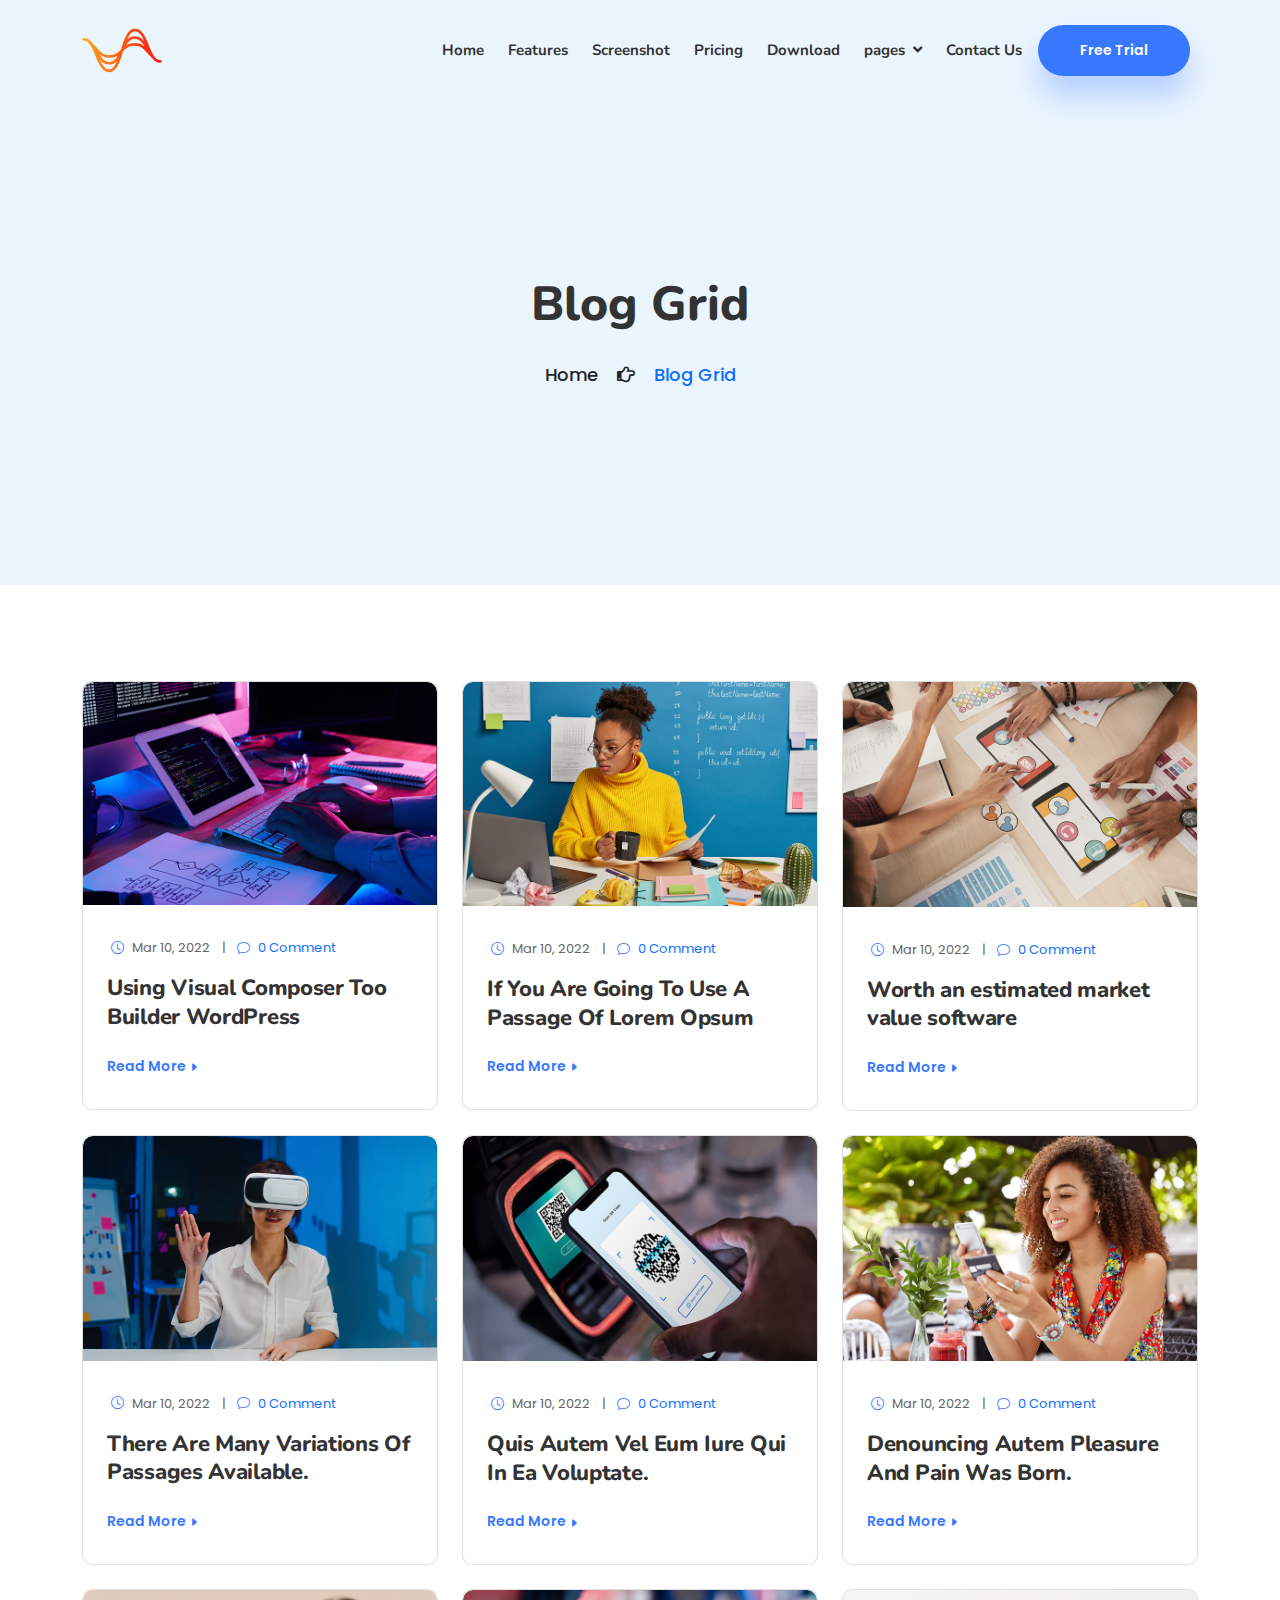
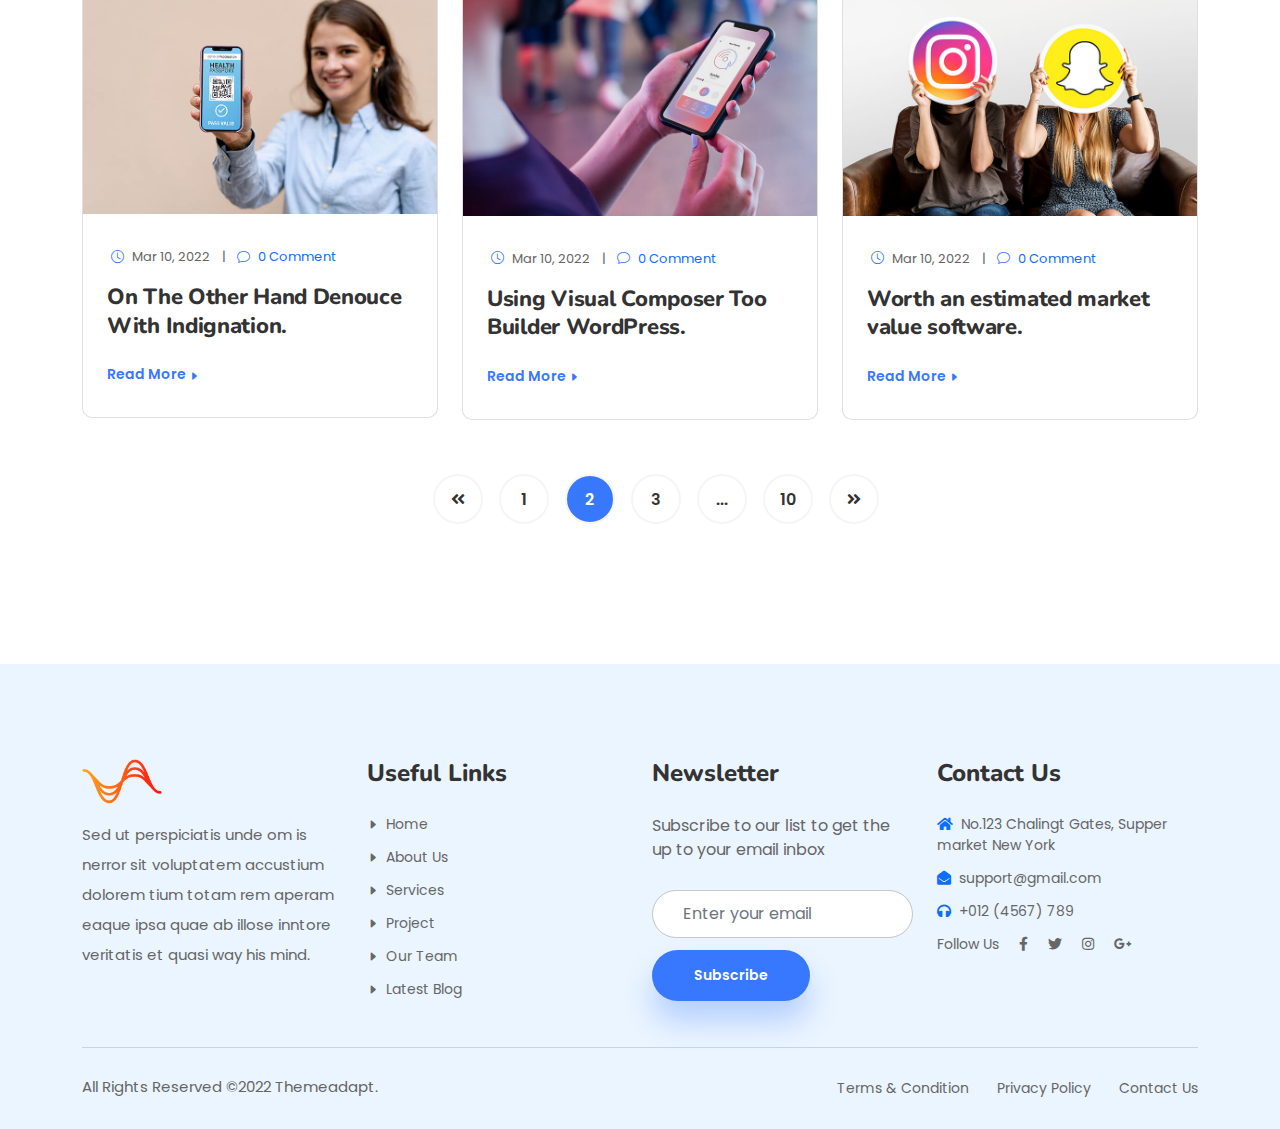
<file: bloggrid.html>
<!DOCTYPE html>
<html lang="en">
<head>
    <meta charset="UTF-8">
    <meta http-equiv="X-UA-Compatible" content="IE=edge">
    <meta name="viewport" content="width=device-width, initial-scale=1.0">
    <!-- bootstrap -->
    <link rel="stylesheet" href="assets/vandor/bootstrap/css/bootstrap.min.css">
    <!-- fontawesome link -->
    <link rel="stylesheet" href="assets/vandor/font-awesome/fontawesome-free-5.15.4-web/css/all.min.css">
    <!-- bootstrap icons cdn link -->
    <link rel="stylesheet" href="https://cdn.jsdelivr.net/npm/bootstrap-icons@1.8.1/font/bootstrap-icons.css">
    <!-- custom css link -->
    <link rel="stylesheet" href="assets/css/index.css">
    <!-- favicon -->
    <link rel="icon" href="assets/images/fav-icon/logo.png">
    <title>Unique - App Landing HTML5 Template</title>
</head>
<body>
    <!-- click to top button -->
    <a href="#" id="click-top" class="btn"><i class="fas fa-angle-up"></i></a>

    <header class="header">
        <nav id="navbar" class="navbar navbar-expand-lg navbar-light  scroll-white">
            <div class="container ">
                <!-- brand logo -->
                <a class="navbar-brand" href="index.html">
                    <img src="assets/images/brand/logo.png" width="80px" class="img-fluid" alt="logo">
                </a>
                <!-- toggle button -->
                <button class="navbar-toggler" type="button" data-bs-toggle="collapse"
                    data-bs-target="#navbarSupportedContent" aria-controls="navbarSupportedContent"
                    aria-expanded="false" aria-label="Toggle navigation">
                    <span class="navbar-icon"></span>
                    <span class="navbar-icon"></span>
                    <span class="navbar-icon"></span>
                </button>
                <!-- collapse -->
                <div class="collapse navbar-collapse" id="navbarSupportedContent">
                    <!-- navbar nav menu... -->
                    <ul class="navbar-nav ms-auto mb-2 mb-lg-0 ">
                        <li class="nav-item ">
                            <a href="index.html#home" class="nav-link">Home</a>
                        </li>
                        <li class="nav-item px-lg-2">
                            <a href="index.html#feature" class="nav-link">Features</a>
                        </li>
                        <li class="nav-item ">
                            <a href="index.html#Screenshot" class="nav-link ">Screenshot</a>
                        </li>
                        <li class="nav-item px-lg-2 ">
                            <a href="index.html#Pricing" class="nav-link">Pricing</a>
                        </li>
                        <li class="nav-item ">
                            <a href="index.html#our-apps" class="nav-link">Download</a>
                        </li>
                        <li class="nav-item px-lg-2">
                            <div class="dropdown">
                                <a href="#" class="nav-link " role="button" id="innerdropdown" data-bs-toggle="dropdown"
                                    aria-expanded="false">pages <i class="fas fa-angle-down ps-1"></i></a>
                                <!-- inner dropdown menu -->
                                <ul class="dropdown-menu " aria-labelledby="innerdropdown">
                                    <li><a href="FAQS.html" class="dropdown-item ">FAQ Page</a></li>
                                    <li><a href="bloggrid.html" class="dropdown-item ">Blog Grid</a></li>
                                    <li><a href="blogstander.html" class="dropdown-item ">Blog Standard</a></li>
                                    <li><a href="blogdetails.html" class="dropdown-item ">Blog Details</a></li>
                                    <li><a href="login.html" class="dropdown-item ">Login And Signup</a></li>
                                    <li><a href="coomingsoon.html" class="dropdown-item ">Comingsoon</a></li>
                                </ul>
                            </div>
                        </li>
                        <li class="nav-item">
                            <a href="index.html#contact-us" class="nav-link">Contact Us</a>
                        </li>
                    </ul>
                    <!-- button -->
                    <a href="#" class=" btn bt-theme bt-primary d-lg-block d-none mx-lg-2">free trial</a>
                </div>
            </div>
        </nav>
    </header>
    <main>
        <section id="top-banner" class="hero-area">
            <!-- ===== hero content area ====== -->
            <div class="container">
                <div class="row">
                    <div class="col-12 text-center hero-contant">
                        <h2 class="hero-title">Blog Grid</h2>
                        <span><a href="#" class="text-dark">Home</a></span>
                        <i class="fas fa-hand-point-right"></i>
                        <span><a href="#" class="text-primary">Blog Grid</a></span>
                    </div>
                </div>
            </div>
        </section>
        <!-- ===== cards section ====== -->
        <div class="container mt-5 py-5">
            <div class="row gy-4  justify-content-center">
                <div class="col-lg-4 col-md-6 col-sm-9 ">
                    <!-- card 1 start -->
                    <div class="card mediam-card">
                        <img src="assets/images/card-images/img-1.PNG" class="img-fluid " alt="card-img">
                        <div class="card-body ps-4">
                            <ul class="comment-area  ps-0 my-3">
                                <li><i class="bi bi-clock"></i> Mar 10, 2022</li>
                                <li>|</li>
                                <li><i class="bi bi-chat"></i><a href="#"> 0 Comment</a></li>
                            </ul>
                            <h5>
                                <a href="#" class="mediam-card-title">Using Visual Composer Too Builder WordPress</a>
                            </h5>
                            <a href="#" class="card-bt my-3">Read More <i class="bi bi-caret-right-fill"></i> </a>
                        </div>
                    </div>
                    <!--card end-->
                </div>
                <!--col-->
                <div class="col-lg-4 col-md-6 col-sm-9 ">
                    <!-- card 2 start -->
                    <div class="card  mediam-card">
                        <img src="assets/images/card-images/img-2.PNG" class="img-fluid" alt="card-img">
                        <div class="card-body ps-4">
                            <ul class="comment-area ps-0 my-3">
                                <li><i class="bi bi-clock"></i> Mar 10, 2022</li>
                                <li>|</li>
                                <li><i class="bi bi-chat"></i><a href="#"> 0 Comment</a></li>
                            </ul>
                            <h5>
                                <a href="#" class="mediam-card-title">If You Are Going To Use A Passage Of Lorem
                                    Opsum</a>
                            </h5>
                            <a href="#" class="card-bt my-3">Read More <i class="bi bi-caret-right-fill"></i> </a>
                        </div>
                    </div>
                    <!--card end-->
                </div>
                <!--col-->
                <div class="col-lg-4 col-md-6 col-sm-9 ">
                    <!-- card 3 start -->
                    <div class="card  mediam-card">
                        <img src="assets/images/card-images/img-3.PNG" class="img-fluid" alt="card-img">
                        <div class="card-body ps-4">
                            <ul class="comment-area ps-0 my-3">
                                <li><i class="bi bi-clock"></i> Mar 10, 2022</li>
                                <li>|</li>
                                <li><i class="bi bi-chat"></i><a href="#"> 0 Comment</a></li>
                            </ul>
                            <h5>
                                <a href="#" class="mediam-card-title">Worth an estimated market value software</a>
                            </h5>
                            <a href="#" class="card-bt my-3">Read More <i class="bi bi-caret-right-fill"></i> </a>
                        </div>
                    </div>
                    <!--card end-->
                </div>
                <!--col-->
                <div class="col-lg-4 col-md-6 col-sm-9 ">
                    <!-- card 4 start -->
                    <div class="card  mediam-card">
                        <img src="assets/images/card-images/img-4.PNG" class="img-fluid" alt="card-img">
                        <div class="card-body ps-4">
                            <ul class="comment-area ps-0 my-3">
                                <li><i class="bi bi-clock"></i> Mar 10, 2022</li>
                                <li>|</li>
                                <li><i class="bi bi-chat"></i><a href="#"> 0 Comment</a></li>
                            </ul>
                            <h5>
                                <a href="#" class="mediam-card-title">There Are Many Variations Of Passages
                                    Available.</a>
                            </h5>
                            <a href="#" class="card-bt my-3">Read More <i class="bi bi-caret-right-fill"></i> </a>
                        </div>
                    </div>
                    <!--card end-->
                </div>
                <!--col-->
                <div class="col-lg-4 col-md-6 col-sm-9 ">
                    <!-- card 5 start -->
                    <div class="card  mediam-card">
                        <img src="assets/images/card-images/img-5.PNG" class="img-fluid" alt="card-img">
                        <div class="card-body ps-4">
                            <ul class="comment-area ps-0 my-3">
                                <li><i class="bi bi-clock"></i> Mar 10, 2022</li>
                                <li>|</li>
                                <li><i class="bi bi-chat"></i><a href="#"> 0 Comment</a></li>
                            </ul>
                            <h5>
                                <a href="#" class="mediam-card-title">Quis Autem Vel Eum Iure Qui In Ea Voluptate.</a>
                            </h5>
                            <a href="#" class="card-bt my-3">Read More <i class="bi bi-caret-right-fill"></i> </a>
                        </div>
                    </div>
                    <!--card end-->
                </div>
                <!--col-->
                <div class="col-lg-4 col-md-6 col-sm-9 ">
                    <!-- card 6 start -->
                    <div class="card  mediam-card">
                        <img src="assets/images/card-images/img-6.PNG" class="img-fluid " alt="card-img">
                        <div class="card-body ps-4">
                            <ul class="comment-area ps-0 my-3">
                                <li><i class="bi bi-clock"></i> Mar 10, 2022</li>
                                <li>|</li>
                                <li><i class="bi bi-chat"></i><a href="#"> 0 Comment</a></li>
                            </ul>
                            <h5>
                                <a href="#" class="mediam-card-title">Denouncing Autem Pleasure And Pain Was Born.</a>
                            </h5>
                            <a href="#" class="card-bt my-3">Read More <i class="bi bi-caret-right-fill"></i> </a>
                        </div>
                    </div>
                    <!--card end-->
                </div>
                <!--col-->
                <div class="col-lg-4 col-md-6 col-sm-9 ">
                    <!-- card 7 start -->
                    <div class="card  mediam-card">
                        <img src="assets/images/card-images/img-7.PNG" class="img-fluid" alt="card-img">
                        <div class="card-body ps-4">
                            <ul class="comment-area ps-0 my-3">
                                <li><i class="bi bi-clock"></i> Mar 10, 2022</li>
                                <li>|</li>
                                <li><i class="bi bi-chat"></i><a href="#"> 0 Comment</a></li>
                            </ul>
                            <h5>
                                <a href="#" class="mediam-card-title">On The Other Hand Denouce With Indignation.</a>
                            </h5>
                            <a href="#" class="card-bt my-3">Read More <i class="bi bi-caret-right-fill"></i> </a>
                        </div>
                    </div>
                    <!--card end-->
                </div>
                <!--col-->
                <div class="col-lg-4 col-md-6 col-sm-9 ">
                    <!-- card 8 start -->
                    <div class="card  mediam-card">
                        <img src="assets/images/card-images/img-8.PNG" class="img-fluid" alt="card-img">
                        <div class="card-body ps-4">
                            <ul class="comment-area ps-0 my-3">
                                <li><i class="bi bi-clock"></i> Mar 10, 2022</li>
                                <li>|</li>
                                <li><i class="bi bi-chat"></i><a href="#"> 0 Comment</a></li>
                            </ul>
                            <h5>
                                <a href="#" class="mediam-card-title">Using Visual Composer Too Builder WordPress.</a>
                            </h5>
                            <a href="#" class="card-bt my-3">Read More <i class="bi bi-caret-right-fill"></i> </a>
                        </div>
                    </div>
                    <!--card end-->
                </div>
                <!--col-->
                <div class="col-lg-4 col-md-6 col-sm-9 ">
                    <!-- card 9 start -->
                    <div class="card  mediam-card">
                        <img src="assets/images/card-images/img-9.PNG" class="img-fluid " alt="card-img">
                        <div class="card-body ps-4">
                            <ul class="comment-area ps-0 my-3">
                                <li><i class="bi bi-clock"></i> Mar 10, 2022</li>
                                <li>|</li>
                                <li><i class="bi bi-chat"></i><a href="#"> 0 Comment</a></li>
                            </ul>
                            <h5>
                                <a href="#" class="mediam-card-title">Worth an estimated market value software.</a>
                            </h5>
                            <a href="#" class="card-bt my-3">Read More <i class="bi bi-caret-right-fill"></i> </a>
                        </div>
                    </div>
                    <!--card end-->
                </div>
                <!--col-->
            </div>
            <!--row-->
            <!-- new row -->
            <div class="row  mt-5 justify-content-center ">
                <div class="col-lg-7 text-center">
                    <!-- pagination start -->
                    <ul class="custom-pagination">
                        <li><a href="bloggrid.html"><i class="fas fa-angle-double-left"></i></a></li>
                        <li><a href="bloggrid.html">1</a></li>
                        <li><a href="bloggrid.html" class="active-pagination-link">2</a></li>
                        <li><a href="bloggrid.html">3</a></li>
                        <li><a href="bloggrid.html">...</a></li>
                        <li><a href="bloggrid.html">10</a></li>
                        <li><a href="bloggrid.html"><i class="fas fa-angle-double-right"></i></a></a></li>
                    </ul>
                    <!-- pagination end -->
                </div>
            </div>
            <!--row-->
        </div>
        <!--container-->
    </main>
    <!-- ============ footer section ============ -->
    <footer>
        <section class="footer-area">
            <div class="container">
                <div class="row">
                    <div class="col-lg-3 col-md-6 ">
                        <a href="index.html">
                            <img src="assets/images/brand/logo.png" width="80px" class="img-fluid mb-3"
                                alt="black-logo">
                        </a>
                        <p class="theme-para">Sed ut perspiciatis unde om is nerror sit voluptatem accustium dolorem
                            tium
                            totam rem aperam eaque ipsa quae ab illose inntore veritatis et quasi way his mind.</p>
                    </div>
                    <div class="col-lg-3 col-md-6 ">
                        <h4 class="foo-title">Useful Links</h4>
                        <ul class="custom-uolist">
                            <li><a href="#"><i class="bi bi-caret-right-fill pe-2"></i>Home</a></li>
                            <li><a href="#"><i class="bi bi-caret-right-fill pe-2"></i>About Us</a></li>
                            <li><a href="#"><i class="bi bi-caret-right-fill pe-2"></i>Services</a></li>
                            <li><a href="#"><i class="bi bi-caret-right-fill pe-2"></i>Project</a></li>
                            <li><a href="#"><i class="bi bi-caret-right-fill pe-2"></i>Our Team</a></li>
                            <li><a href="#"><i class="bi bi-caret-right-fill pe-2"></i>Latest Blog</a></li>
                        </ul>
                    </div>

                    <div class="col-lg-3 col-md-6">
                        <h4 class="foo-title">Newsletter</h4>
                        <ul class="custom-uolist">
                            <li>
                                <p class="foo-subtitle">Subscribe to our list to get the up to your email inbox</p>
                            </li>
                            <li>
                                <form action="">
                                    <input type="text" class="form-control foo-input" placeholder="Enter your email">
                                </form>
                            </li>
                            <li>
                                <a href="#" class="btn  bt-theme bt-primary">subscribe</a>
                            </li>
                        </ul>
                    </div>
                    <div class="col-lg-3 col-md-6 ">
                        <h4 class="foo-title">Contact Us</h4>
                        <ul class="custom-uolist">
                            <li><i class="fas fa-home pe-2  text-primary"></i>No.123 Chalingt Gates, Supper market New
                                York
                            </li>
                            <li><i class="fas fa-envelope-open pe-2 text-primary"></i>support@gmail.com</li>
                            <li><a href="#"><i class="fas fa-headphones pe-2 text-primary"></i>+012 (4567) 789</a></li>
                            <li></i>Follow Us
                                <a href="#"><i class="fab fa-facebook-f  px-3"></i></a>
                                <a href="#"><i class="fab fa-twitter"></i></a>
                                <a href="#"><i class="fab fa-instagram px-3"></i></a>
                                <a href="#"><i class="fab fa-google-plus-g"></i></a>
                            </li>
                        </ul>
                    </div>
                </div>
            </div>
            <!-- footer 2 box -->
            <div class="container py-2">
                <hr class="text-muted mb-4">
                <div class="row ">
                    <div class="col-lg-6 text-lg-start text-center">
                        <p class="theme-para">All Rights Reserved ©2022 Themeadapt.</p>
                    </div>
                    <div class="col-lg-6 text-lg-end text-center">
                        <ul class="custom-uolist ">
                            <li class="list-inline-item"><a href="#">Terms & Condition</a></li>
                            <li class="list-inline-item px-3"><a href="#">Privacy Policy</a></li>
                            <li class="list-inline-item"><a href="#">Contact Us</a></li>
                        </ul>
                    </div>
                </div>
            </div>
        </section>
    </footer>
    <!-- Optional JavaScript -->
    <!-- jQuery first, then Popper.js, then Bootstrap JS -->
    <!-- proper  -->
    <script src="assets/vandor/popper/popper.min.js"></script>
    <!-- bootstrap js -->
    <script src="assets/vandor/bootstrap/js/bootstrap.min.js"></script>
    <!-- custom javascript-->
    <script src="assets/js/index.js"></script>
</body>
</html>
</file>
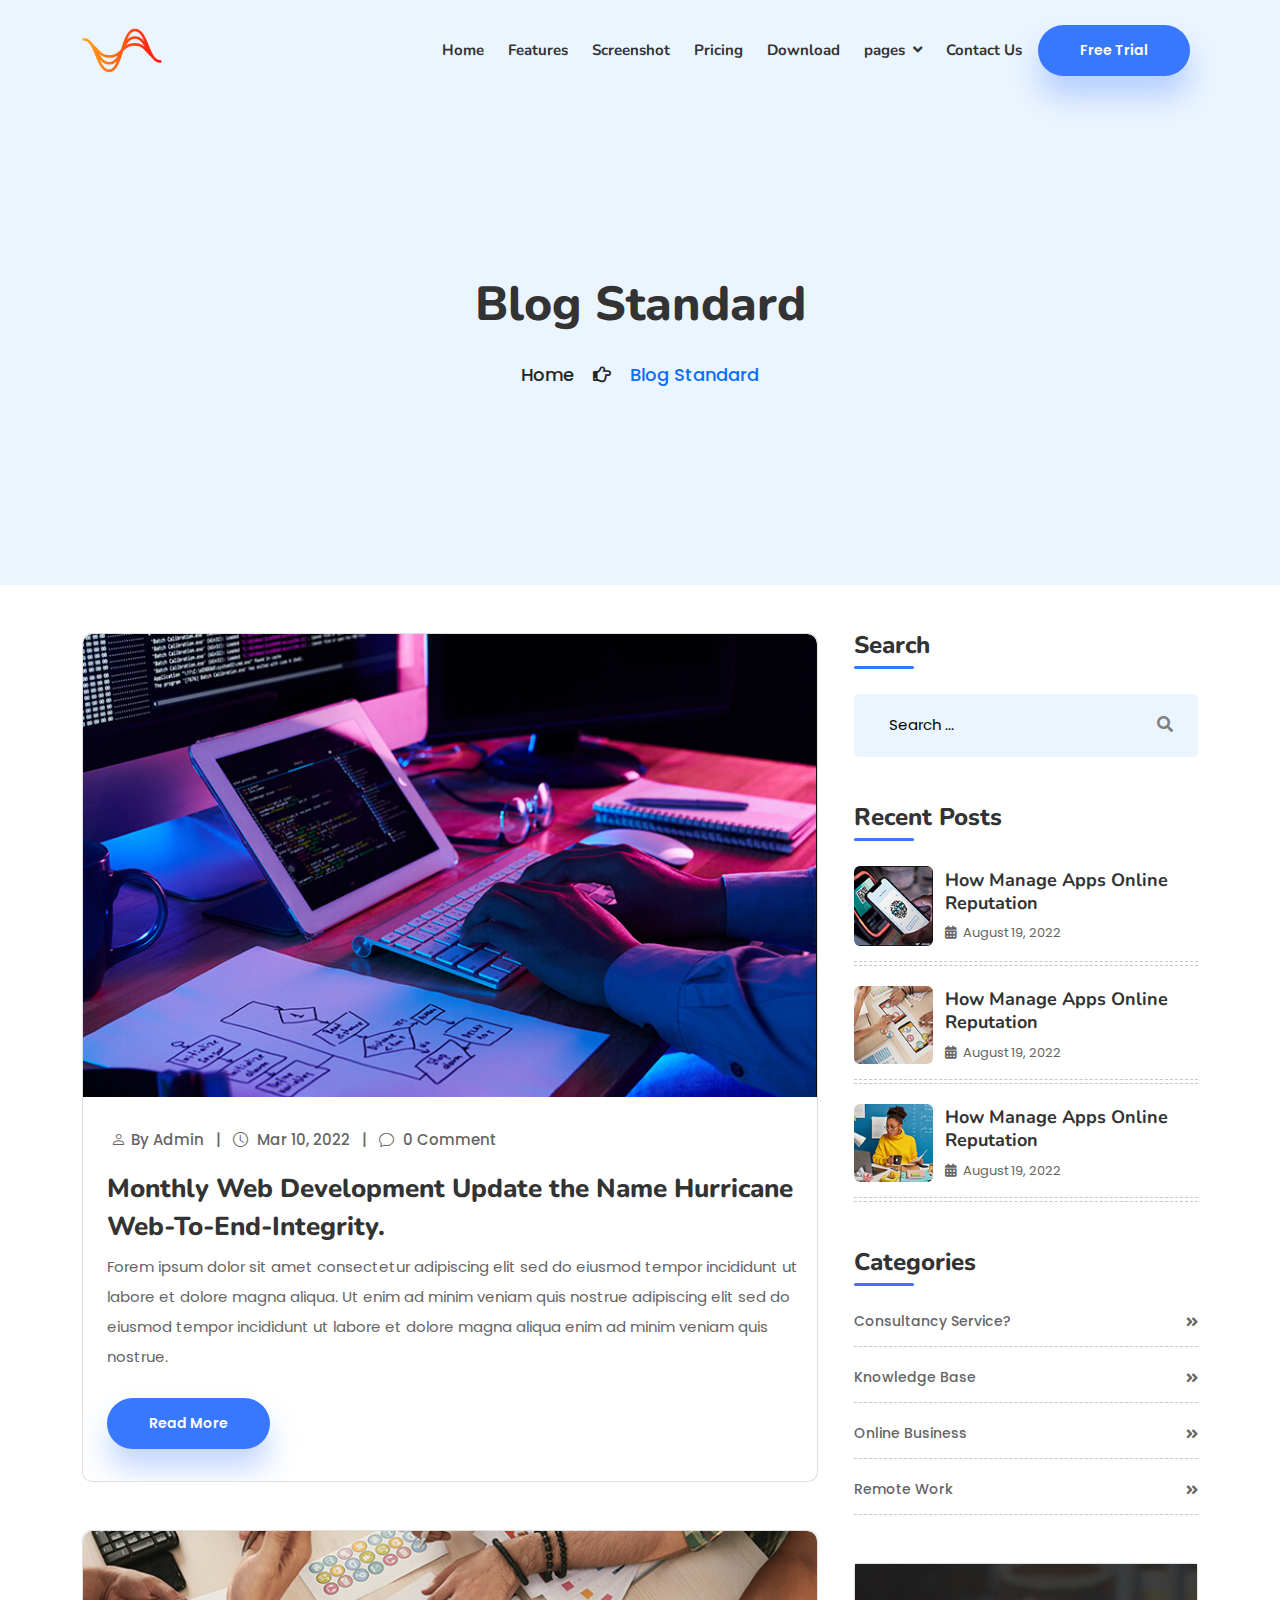
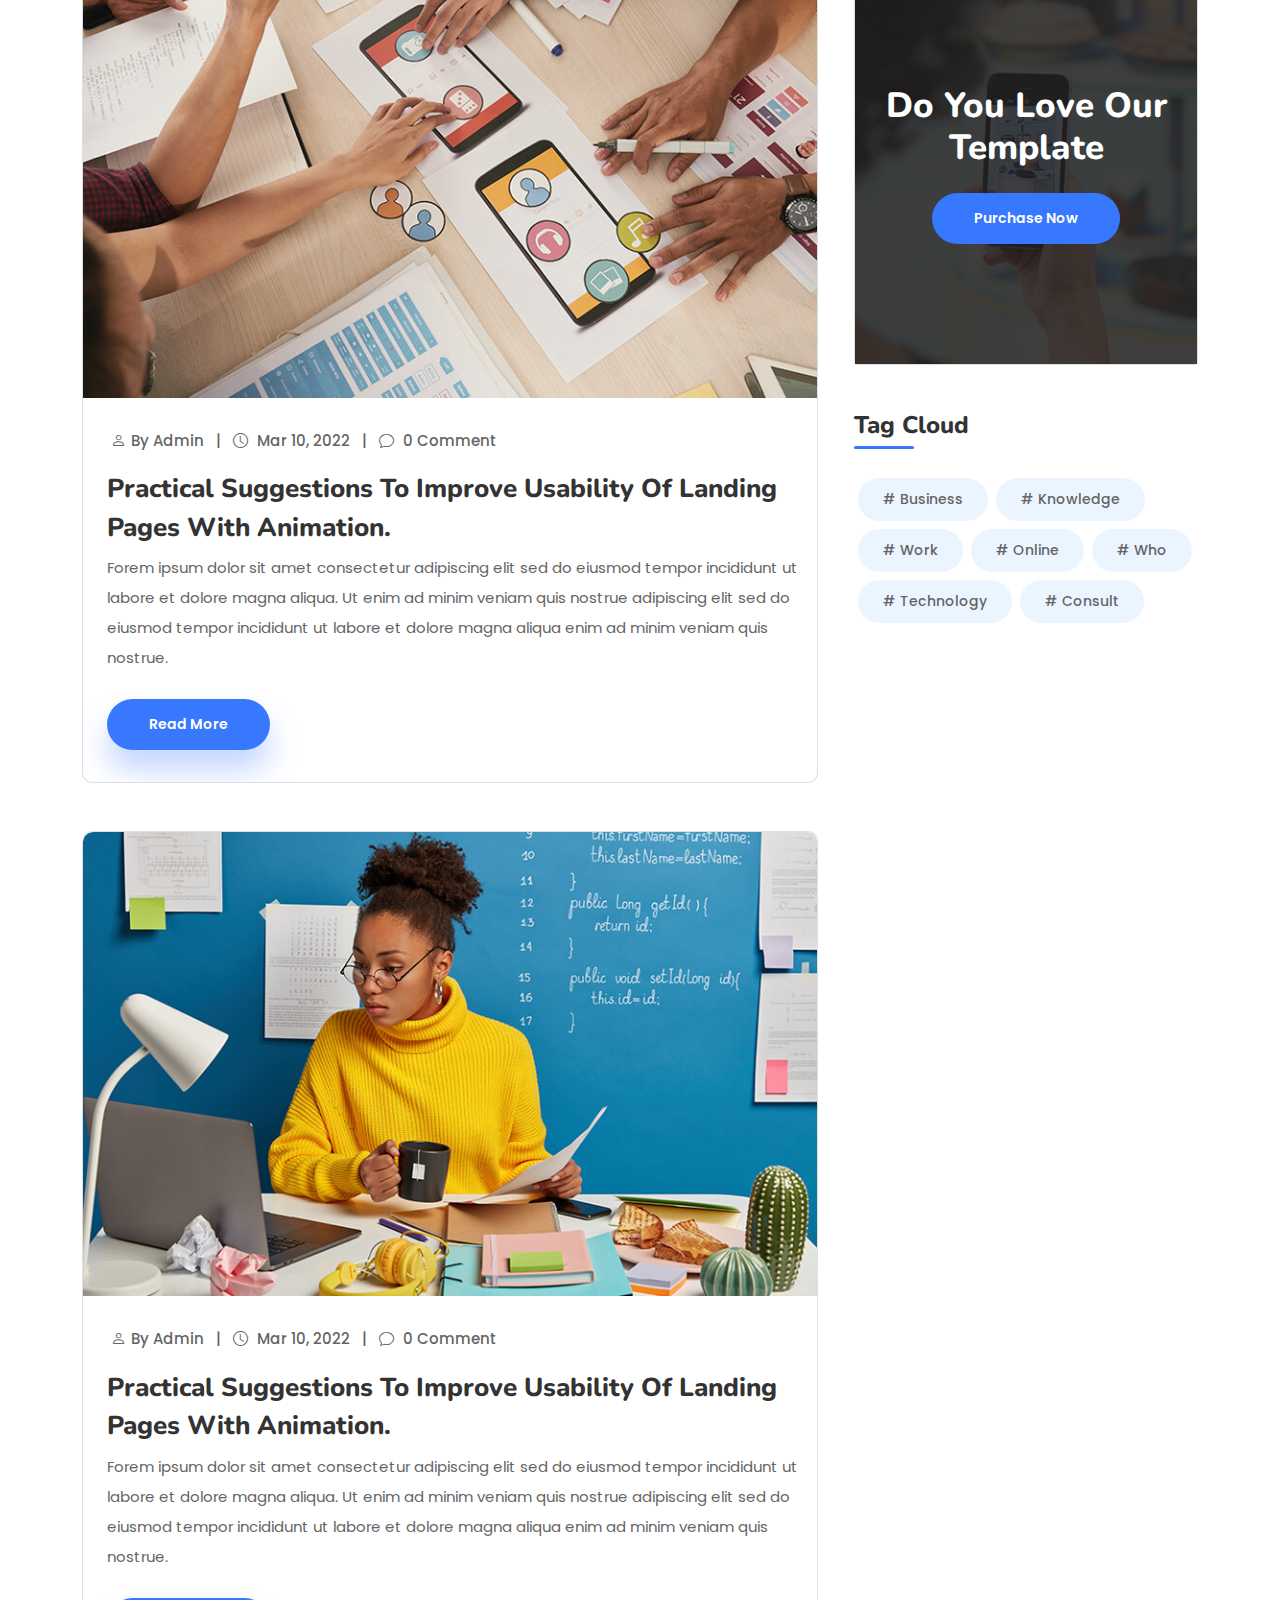
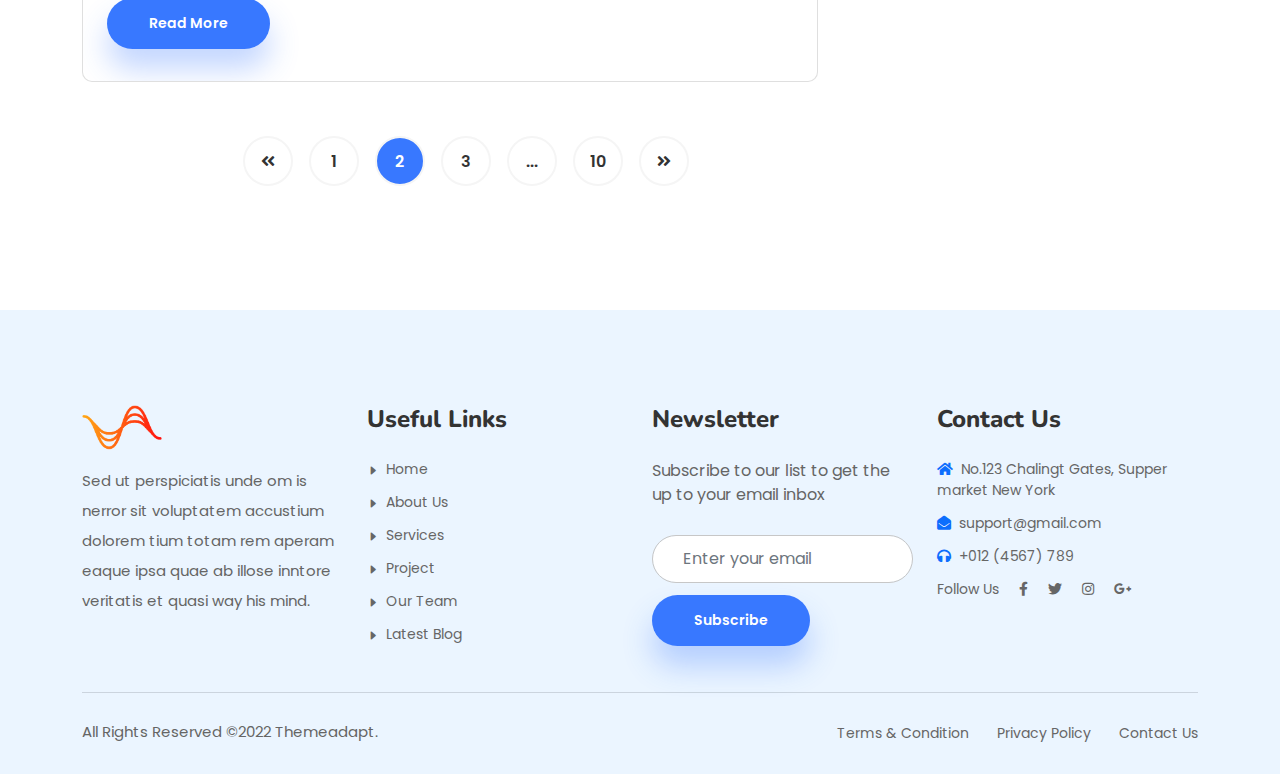
<file: blogstander.html>
<!DOCTYPE html>
<html lang="en">
<head>
    <meta charset="UTF-8">
    <meta http-equiv="X-UA-Compatible" content="IE=edge">
    <meta name="viewport" content="width=device-width, initial-scale=1.0">
    <!-- bootstrap -->
    <link rel="stylesheet" href="assets/vandor/bootstrap/css/bootstrap.min.css">
    <!-- fontawesome link -->
    <link rel="stylesheet" href="assets/vandor/font-awesome/fontawesome-free-5.15.4-web/css/all.min.css">
    <!-- bootstrap icons cdn link -->
    <link rel="stylesheet" href="https://cdn.jsdelivr.net/npm/bootstrap-icons@1.8.1/font/bootstrap-icons.css">
    <!-- custom css link -->
    <link rel="stylesheet" href="assets/css/index.css">
    <!-- favicon -->
    <link rel="icon" href="assets/images/fav-icon/logo.png">
    <title>Unique - App Landing HTML5 Template</title>
</head>
<body>
    <!-- click to top button -->
    <a href="#" id="click-top" class="btn"><i class="fas fa-angle-up"></i></a>
    <header class="header">
        <nav id="navbar" class="navbar navbar-expand-lg navbar-light  scroll-white">
            <div class="container ">
                <!-- brand logo -->
                <a class="navbar-brand" href="index.html">
                    <img src="assets/images/brand/logo.png" width="80px" class="img-fluid" alt="logo">
                </a>
                <!-- toggle button -->
                <button class="navbar-toggler" type="button" data-bs-toggle="collapse"
                    data-bs-target="#navbarSupportedContent" aria-controls="navbarSupportedContent"
                    aria-expanded="false" aria-label="Toggle navigation">
                    <span class="navbar-icon"></span>
                    <span class="navbar-icon"></span>
                    <span class="navbar-icon"></span>
                </button>
                <!-- collapse -->
                <div class="collapse navbar-collapse" id="navbarSupportedContent">
                    <!-- navbar nav menu... -->
                    <ul class="navbar-nav ms-auto mb-2 mb-lg-0 ">
                        <li class="nav-item ">
                            <a href="index.html#home" class="nav-link">Home</a>
                        </li>
                        <li class="nav-item px-lg-2">
                            <a href="index.html#feature" class="nav-link">Features</a>
                        </li>
                        <li class="nav-item ">
                            <a href="index.html#Screenshot" class="nav-link ">Screenshot</a>
                        </li>
                        <li class="nav-item px-lg-2 ">
                            <a href="index.html#Pricing" class="nav-link">Pricing</a>
                        </li>
                        <li class="nav-item ">
                            <a href="index.html#our-apps" class="nav-link">Download</a>
                        </li>
                        <li class="nav-item px-lg-2">
                            <div class="dropdown">
                                <a href="#" class="nav-link " role="button" id="innerdropdown" data-bs-toggle="dropdown"
                                    aria-expanded="false">pages <i class="fas fa-angle-down ps-1"></i></a>
                                <!-- inner dropdown menu -->
                                <ul class="dropdown-menu " aria-labelledby="innerdropdown">
                                    <li><a href="FAQS.html" class="dropdown-item ">FAQ Page</a></li>
                                    <li><a href="bloggrid.html" class="dropdown-item ">Blog Grid</a></li>
                                    <li><a href="blogstander.html" class="dropdown-item ">Blog Standard</a></li>
                                    <li><a href="blogdetails.html" class="dropdown-item ">Blog Details</a></li>
                                    <li><a href="login.html" class="dropdown-item ">Login And Signup</a></li>
                                    <li><a href="coomingsoon.html" class="dropdown-item ">Comingsoon</a></li>
                                </ul>
                            </div>
                        </li>
                        <li class="nav-item">
                            <a href="index.html#contact-us" class="nav-link">Contact Us</a>
                        </li>
                    </ul>
                    <!-- button -->
                    <a href="#" class=" btn bt-theme bt-primary d-lg-block d-none mx-lg-2">free trial</a>
                </div>
            </div>
        </nav>
    </header>
    <main>
        <section id="top-banner" class="hero-area">
            <!-- ===== hero content area ====== -->
            <div class="container">
                <div class="row">
                    <div class="col-12 text-center hero-contant">
                        <h2 class="hero-title">Blog Standard</h2>
                        <span><a href="#" class="text-dark">Home</a></span>
                        <i class="fas fa-hand-point-right"></i>
                        <span><a href="#" class="text-primary">Blog Standard</a></span>
                    </div>
                </div>
            </div>
        </section>
        <!----------------- blog standard section ------------------>
        <div class="container my-5">
            <div class="row">
                <!-- column 1 -->
                <div class="col-lg-8">
                    <!-- card 1 start -->
                    <div class="card large-card">
                        <img src="assets/images/card-images/img-1.PNG" class="img-fluid " alt="card-img">
                        <div class="card-body ps-4">
                            <ul class="large-comment-area  ps-0 my-3">
                                <li><i class="bi bi-person"></i>By<a href="#"> Admin</a></li>
                                <li>|</li>
                                <li><i class="bi bi-clock"></i> Mar 10, 2022</li>
                                <li>|</li>
                                <li><i class="bi bi-chat"></i><a href="#"> 0 Comment</a></li>
                            </ul>
                            <h2>
                                <a href="#" class="large-card-title">Monthly Web Development Update the Name Hurricane
                                    Web-To-End-Integrity.</a>
                            </h2>
                            <p class="theme-para">Forem ipsum dolor sit amet consectetur adipiscing elit sed do eiusmod
                                tempor incididunt ut labore et dolore magna aliqua. Ut enim ad minim veniam quis nostrue
                                adipiscing elit sed do eiusmod tempor incididunt ut labore et dolore magna aliqua enim
                                ad
                                minim veniam quis nostrue.</p>
                            <!-- button primary -->
                            <a href="#" class="btn bt-theme bt-primary my-3">read more</a>
                        </div>
                    </div>
                    <!--card end-->
                    <!-- ---------card 2 start------ -->
                    <div class="card large-card my-5">
                        <img src="assets/images/card-images/img-3.PNG" class="img-fluid " alt="card-img">
                        <div class="card-body ps-4">
                            <ul class="large-comment-area  ps-0 my-3">
                                <li><i class="bi bi-person"></i>By<a href="#"> Admin</a></li>
                                <li>|</li>
                                <li><i class="bi bi-clock"></i> Mar 10, 2022</li>
                                <li>|</li>
                                <li><i class="bi bi-chat"></i><a href="#"> 0 Comment</a></li>
                            </ul>
                            <h2>
                                <a href="#" class="large-card-title">Practical Suggestions To Improve Usability Of
                                    Landing
                                    Pages With Animation.</a>
                            </h2>
                            <p class="theme-para">Forem ipsum dolor sit amet consectetur adipiscing elit sed do eiusmod
                                tempor incididunt ut labore et dolore magna aliqua. Ut enim ad minim veniam quis nostrue
                                adipiscing elit sed do eiusmod tempor incididunt ut labore et dolore magna aliqua enim
                                ad
                                minim veniam quis nostrue.</p>
                            <!-- button primary -->
                            <a href="#" class="btn bt-theme bt-primary my-3">read more</a>
                        </div>
                    </div>
                    <!--card end-->
                    <!----------- card 3 start-------- -->
                    <div class="card large-card">
                        <img src="assets/images/card-images/img-2.PNG" class="img-fluid " alt="card-img">
                        <div class="card-body ps-4">
                            <ul class="large-comment-area  ps-0 my-3">
                                <li><i class="bi bi-person"></i>By<a href="#"> Admin</a></li>
                                <li>|</li>
                                <li><i class="bi bi-clock"></i> Mar 10, 2022</li>
                                <li>|</li>
                                <li><i class="bi bi-chat"></i><a href="#"> 0 Comment</a></li>
                            </ul>
                            <h2>
                                <a href="#" class="large-card-title">Practical Suggestions To Improve Usability Of
                                    Landing
                                    Pages With Animation.</a>
                            </h2>
                            <p class="theme-para">Forem ipsum dolor sit amet consectetur adipiscing elit sed do eiusmod
                                tempor incididunt ut labore et dolore magna aliqua. Ut enim ad minim veniam quis nostrue
                                adipiscing elit sed do eiusmod tempor incididunt ut labore et dolore magna aliqua enim
                                ad
                                minim veniam quis nostrue.</p>
                            <!-- button primary -->
                            <a href="#" class="btn bt-theme bt-primary my-3">read more</a>
                        </div>
                    </div>
                    <!--card end-->
                    <!-- pagination start -->
                    <ul class="custom-pagination text-center my-5">
                        <li><a href="blogstander.html"><i class="fas fa-angle-double-left"></i></a></li>
                        <li><a href="blogstander.html">1</a></li>
                        <li><a href="blogstander.html" class="active-pagination-link">2</a></li>
                        <li><a href="blogstander.html">3</a></li>
                        <li><a href="blogstander.html">...</a></li>
                        <li><a href="blogstander.html">10</a></li>
                        <li><a href="blogstander.html"><i class="fas fa-angle-double-right"></i></a></a></li>
                    </ul>
                    <!-- pagination end -->
                </div>
                <!-- column 2 -->
                <div class="col-lg-4 ps-4">
                    <!-- search area -->
                    <h4 class="widget-title">search</h4>
                    <!-- form -->
                    <form action="#" class="blog-form ">
                        <input type="text" name="search" class="widget-input" placeholder="Search ...">
                        <i class="fas fa-search search-icon"></i>
                    </form>
                    <!-- recent post area -->
                    <h4 class="widget-title mt-5">Recent Posts</h4>
                    <ul class="recent-post">
                        <!-- list 1 -->
                        <li>
                            <div class="img-box">
                                <a href="#"><img src="assets/images/recent-post/img-1.PNG" alt="img"
                                        class="img-fluid"></a>
                            </div>
                            <div class="content-box ">
                                <h6>
                                    <a href="#">How Manage Apps Online Reputation </a>
                                </h6>
                                <span><i class="fas fa-calendar-alt pe-1"></i> August 19, 2022</span>
                            </div>
                        </li>
                        <!--list 1 end-->
                        <!-- list 2 -->
                        <li>
                            <div class="img-box">
                                <a href="#"><img src="assets/images/recent-post/img-2.PNG" alt="img"
                                        class="img-fluid"></a>
                            </div>
                            <div class="content-box ">
                                <h6>
                                    <a href="#">How Manage Apps Online Reputation </a>
                                </h6>
                                <span><i class="fas fa-calendar-alt pe-1"></i> August 19, 2022</span>
                            </div>
                        </li>
                        <!--list 1 end-->
                        <!-- list 3 -->
                        <li>
                            <div class="img-box">
                                <a href="#"><img src="assets/images/recent-post/img-3.PNG" alt="img"
                                        class="img-fluid"></a>
                            </div>
                            <div class="content-box ">
                                <h6>
                                    <a href="#">How Manage Apps Online Reputation </a>
                                </h6>
                                <span><i class="fas fa-calendar-alt pe-1"></i> August 19, 2022</span>
                            </div>
                        </li>
                        <!--list 1 end-->
                    </ul>
                    <!-- --- catagories--- -->
                    <h4 class="widget-title mt-5">Categories</h4>
                    <ul class="categori">
                        <li><a href="#">Consultancy Service?<i class="fas fa-angle-double-right"></i></a></li>
                        <li><a href="#">Knowledge Base<i class="fas fa-angle-double-right"></i></a></li>
                        <li><a href="#">Online Business<i class="fas fa-angle-double-right"></i></a></li>
                        <li><a href="#">Remote Work<i class="fas fa-angle-double-right"></i></a></li>
                    </ul>
                    <!-- ---categori end--- -->
                    <!-- card img overlay -->
                    <div class="card my-5">
                        <img src="assets/images/recent-post/img-overlay.PNG" class="img-fluid" style="height: 400px;"
                            alt="img">
                        <div
                            class="card-body card-img-overlay text-center d-flex flex-column justify-content-center align-items-center">
                            <h4 class="custom-h2 text-white ">Do You Love Our Template</h4>
                            <a href="#" class="btn bt-theme bt-primary shadow-none mt-3">purchase now</a>
                        </div>
                    </div>
                    <!----- tag area--- -->
                    <h4 class="widget-title mt-5">Tag Cloud</h4>
                    <ul class="tags">
                        <li><a href="#" class="tags-link"># Business</a></li>
                        <li><a href="#" class="tags-link"># Knowledge</a></li>
                        <li><a href="#" class="tags-link"># Work</a></li>
                        <li><a href="#" class="tags-link"># Online</a></li>
                        <li><a href="#" class="tags-link"># Who</a></li>
                        <li><a href="#" class="tags-link"># Technology</a></li>
                        <li><a href="#" class="tags-link"># Consult</a></li>
                    </ul>
                    <!-- -----tags end ---- -->
                </div>
                <!--col-->
            </div>
            <!--row-->
        </div>
        <!--container-->
    </main>
    <!-- ============ footer section ============ -->
    <footer>
        <section class="footer-area">
            <div class="container">
                <div class="row">
                    <div class="col-lg-3 col-md-6 ">
                        <a href="index.html">
                            <img src="assets/images/brand/logo.png" width="80px" class="img-fluid mb-3"
                                alt="black-logo">
                        </a>
                        <p class="theme-para">Sed ut perspiciatis unde om is nerror sit voluptatem accustium dolorem
                            tium
                            totam rem aperam eaque ipsa quae ab illose inntore veritatis et quasi way his mind.</p>
                    </div>
                    <div class="col-lg-3 col-md-6 ">
                        <h4 class="foo-title">Useful Links</h4>
                        <ul class="custom-uolist">
                            <li><a href="#"><i class="bi bi-caret-right-fill pe-2"></i>Home</a></li>
                            <li><a href="#"><i class="bi bi-caret-right-fill pe-2"></i>About Us</a></li>
                            <li><a href="#"><i class="bi bi-caret-right-fill pe-2"></i>Services</a></li>
                            <li><a href="#"><i class="bi bi-caret-right-fill pe-2"></i>Project</a></li>
                            <li><a href="#"><i class="bi bi-caret-right-fill pe-2"></i>Our Team</a></li>
                            <li><a href="#"><i class="bi bi-caret-right-fill pe-2"></i>Latest Blog</a></li>
                        </ul>
                    </div>
                    <div class="col-lg-3 col-md-6">
                        <h4 class="foo-title">Newsletter</h4>
                        <ul class="custom-uolist">
                            <li>
                                <p class="foo-subtitle">Subscribe to our list to get the up to your email inbox</p>
                            </li>
                            <li>
                                <form action="">
                                    <input type="text" class="form-control foo-input" placeholder="Enter your email">
                                </form>
                            </li>
                            <li>
                                <a href="#" class="btn  bt-theme bt-primary">subscribe</a>
                            </li>
                        </ul>
                    </div>
                    <div class="col-lg-3 col-md-6 ">
                        <h4 class="foo-title">Contact Us</h4>
                        <ul class="custom-uolist">
                            <li><i class="fas fa-home pe-2  text-primary"></i>No.123 Chalingt Gates, Supper market New
                                York
                            </li>
                            <li><i class="fas fa-envelope-open pe-2 text-primary"></i>support@gmail.com</li>
                            <li><a href="#"><i class="fas fa-headphones pe-2 text-primary"></i>+012 (4567) 789</a></li>
                            <li></i>Follow Us
                                <a href="#"><i class="fab fa-facebook-f  px-3"></i></a>
                                <a href="#"><i class="fab fa-twitter"></i></a>
                                <a href="#"><i class="fab fa-instagram px-3"></i></a>
                                <a href="#"><i class="fab fa-google-plus-g"></i></a>
                            </li>
                        </ul>
                    </div>
                </div>
            </div>
            <!-- footer 2 box -->
            <div class="container py-2">
                <hr class="text-muted mb-4">
                <div class="row ">
                    <div class="col-lg-6 text-lg-start text-center">
                        <p class="theme-para">All Rights Reserved ©2022 Themeadapt.</p>
                    </div>
                    <div class="col-lg-6 text-lg-end text-center">
                        <ul class="custom-uolist ">
                            <li class="list-inline-item"><a href="#">Terms & Condition</a></li>
                            <li class="list-inline-item px-3"><a href="#">Privacy Policy</a></li>
                            <li class="list-inline-item"><a href="#">Contact Us</a></li>
                        </ul>
                    </div>
                </div>
            </div>
        </section>
    </footer>
    <!-- Optional JavaScript -->
    <!-- jQuery first, then Popper.js, then Bootstrap JS -->
    <!-- proper  -->
    <script src="assets/vandor/popper/popper.min.js"></script>
    <!-- bootstrap js -->
    <script src="assets/vandor/bootstrap/js/bootstrap.min.js"></script>
    <!-- custom javascript-->
    <script src="assets/js/index.js"></script>
</body>
</html>
</file>
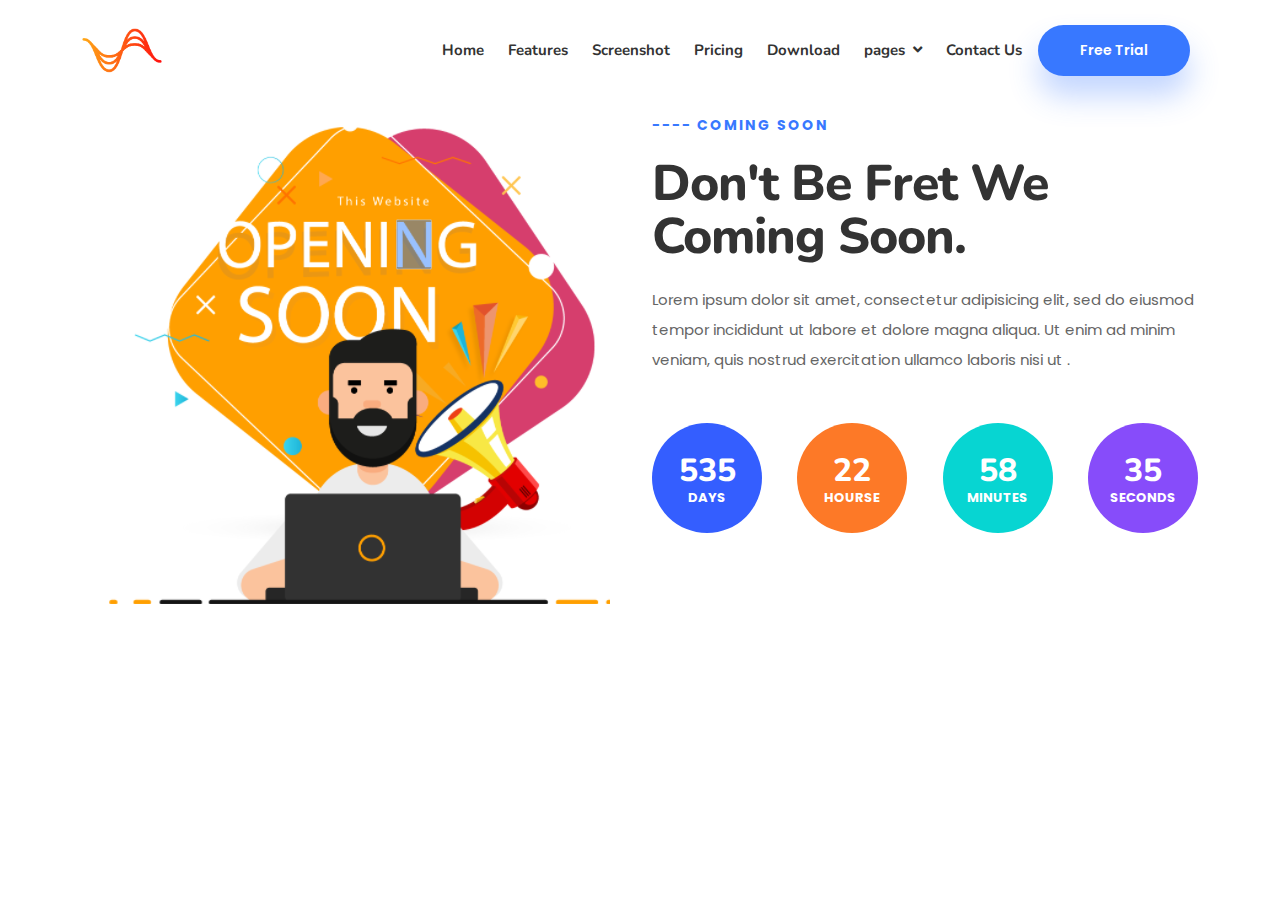
<file: coomingsoon.html>
<!DOCTYPE html>
<html lang="en">

<head>
    <meta charset="UTF-8">
    <meta http-equiv="X-UA-Compatible" content="IE=edge">
    <meta name="viewport" content="width=device-width, initial-scale=1.0">
    <!-- bootstrap -->
    <link rel="stylesheet" href="assets/vandor/bootstrap/css/bootstrap.min.css">
    <!-- fontawesome link -->
    <link rel="stylesheet" href="assets/vandor/font-awesome/fontawesome-free-5.15.4-web/css/all.min.css">
    <!-- bootstrap icons cdn link -->
    <link rel="stylesheet" href="https://cdn.jsdelivr.net/npm/bootstrap-icons@1.8.1/font/bootstrap-icons.css">
    <!-- custom css link -->
    <link rel="stylesheet" href="assets/css/index.css">
    <!-- favicon -->
    <link rel="icon" href="assets/images/fav-icon/logo.png">
    <title>Unique - App Landing HTML5 Template</title>
</head>
<body>
    <!-- click to top button -->
    <a href="#" id="click-top" class="btn"><i class="fas fa-angle-up"></i></a>

    <header class="header">
        <nav id="navbar" class="navbar navbar-expand-lg navbar-light  scroll-white">
            <div class="container ">
                <!-- brand logo -->
                <a class="navbar-brand" href="index.html">
                    <img src="assets/images/brand/logo.png" width="80px" class="img-fluid" alt="logo">
                </a>
                <!-- toggle button -->
                <button class="navbar-toggler" type="button" data-bs-toggle="collapse"
                    data-bs-target="#navbarSupportedContent" aria-controls="navbarSupportedContent"
                    aria-expanded="false" aria-label="Toggle navigation">
                    <span class="navbar-icon"></span>
                    <span class="navbar-icon"></span>
                    <span class="navbar-icon"></span>
                </button>
                <!-- collapse -->
                <div class="collapse navbar-collapse" id="navbarSupportedContent">
                    <!-- navbar nav menu... -->
                    <ul class="navbar-nav ms-auto mb-2 mb-lg-0 ">
                        <li class="nav-item ">
                            <a href="index.html#home" class="nav-link">Home</a>
                        </li>
                        <li class="nav-item px-lg-2">
                            <a href="index.html#feature" class="nav-link">Features</a>
                        </li>
                        <li class="nav-item ">
                            <a href="index.html#Screenshot" class="nav-link ">Screenshot</a>
                        </li>
                        <li class="nav-item px-lg-2 ">
                            <a href="index.html#Pricing" class="nav-link">Pricing</a>
                        </li>
                        <li class="nav-item ">
                            <a href="index.html#our-apps" class="nav-link">Download</a>
                        </li>
                        <li class="nav-item px-lg-2">
                            <div class="dropdown">
                                <a href="#" class="nav-link " role="button" id="innerdropdown" data-bs-toggle="dropdown"
                                    aria-expanded="false">pages <i class="fas fa-angle-down ps-1"></i></a>
                                <!-- inner dropdown menu -->
                                <ul class="dropdown-menu " aria-labelledby="innerdropdown">
                                    <li><a href="FAQS.html" class="dropdown-item ">FAQ Page</a></li>
                                    <li><a href="bloggrid.html" class="dropdown-item ">Blog Grid</a></li>
                                    <li><a href="blogstander.html" class="dropdown-item ">Blog Standard</a></li>
                                    <li><a href="blogdetails.html" class="dropdown-item ">Blog Details</a></li>
                                    <li><a href="login.html" class="dropdown-item ">Login And Signup</a></li>
                                    <li><a href="coomingsoon.html" class="dropdown-item ">Comingsoon</a></li>
                                </ul>
                            </div>
                        </li>
                        <li class="nav-item">
                            <a href="index.html#contact-us" class="nav-link">Contact Us</a>
                        </li>
                    </ul>
                    <!-- button -->
                    <a href="#" class=" btn bt-theme bt-primary d-lg-block d-none mx-lg-2">free trial</a>
                </div>
            </div>
        </nav>
    </header>
    <main>
        <section id="top-banner" class="commingsoon-area">
            <div class="container  mt-4">
                <div class="row ">
                    <div class="col-lg-6  text-center">
                        <img src="assets/images/commingsoon-img/img-first.png" class="img-fluid " alt="commingsoon-img">
                    </div>
                    <div class="col-lg-6  mt-lg-0 mt-5  text-lg-start text-center">
                        <span class="commingsoon-text">---- COMING SOON</span>
                        <h2 class="commingsoon-title">Don't Be Fret We Coming Soon.</h2>
                        <p class="theme-para">Lorem ipsum dolor sit amet, consectetur adipisicing elit, sed do eiusmod
                            tempor incididunt ut labore et dolore magna aliqua. Ut enim ad minim veniam, quis nostrud
                            exercitation ullamco laboris nisi ut .</p>
                        <!-- === counter number=== -->
                        <div class="counter-box mt-5">
                            <div class="counter-item">
                                <h2>535</h2>
                                <span>DAYS</span>
                            </div>
                            <div class="counter-item">
                                <h2>22</h2>
                                <span>HOURSE</span>
                            </div>
                            <div class="counter-item">
                                <h2>58</h2>
                                <span>MiNUTES</span>
                            </div>
                            <div class="counter-item">
                                <h2>35</h2>
                                <span>SECONDS</span>
                            </div>
                        </div>
                    </div>
                </div>
            </div>
        </section>
    </main>
    <!-- Optional JavaScript -->
    <!-- jQuery first, then Popper.js, then Bootstrap JS -->
    <!-- proper  -->
    <script src="assets/vandor/popper/popper.min.js"></script>
    <!-- bootstrap js -->
    <script src="assets/vandor/bootstrap/js/bootstrap.min.js"></script>
    <!-- custom javascript-->
    <script src="assets/js/index.js"></script>
</body>
</html>
</file>
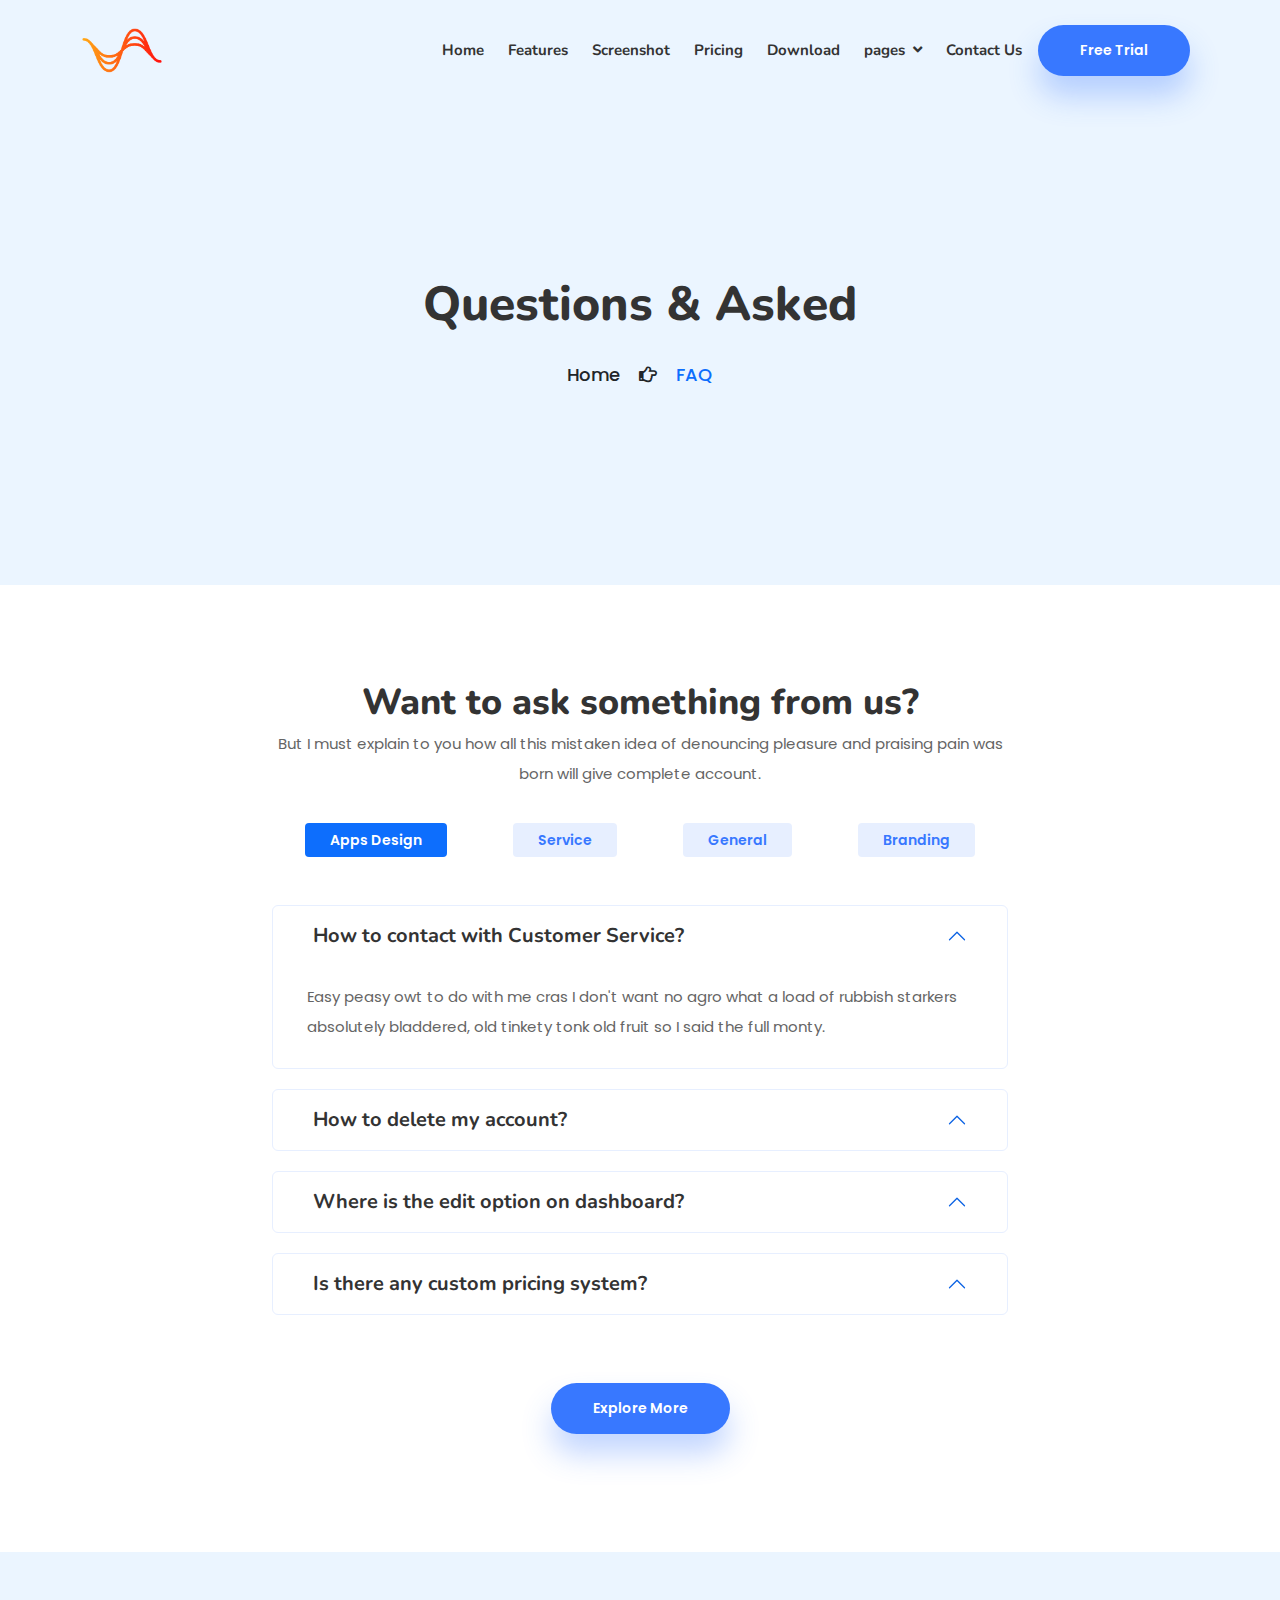
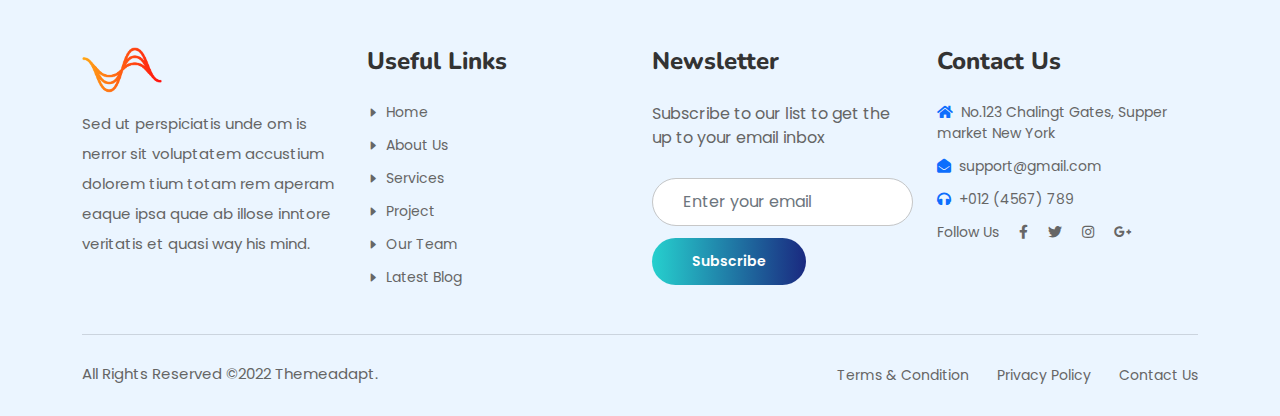
<file: FAQS.html>
<!DOCTYPE html>
<html lang="en">

<head>
    <meta charset="UTF-8">
    <meta http-equiv="X-UA-Compatible" content="IE=edge">
    <meta name="viewport" content="width=device-width, initial-scale=1.0">
    <!-- bootstrap -->
    <link rel="stylesheet" href="assets/vandor/bootstrap/css/bootstrap.min.css">
    <!-- fontawesome link -->
    <link rel="stylesheet" href="assets/vandor/font-awesome/fontawesome-free-5.15.4-web/css/all.min.css">
    <!-- bootstrap icons cdn link -->
    <link rel="stylesheet" href="https://cdn.jsdelivr.net/npm/bootstrap-icons@1.8.1/font/bootstrap-icons.css">
    <!-- custom css link -->
    <link rel="stylesheet" href="assets/css/index.css">
    <!-- favicon -->
    <link rel="icon" href="assets/images/fav-icon/logo.png">
    <title>Unique - App Landing HTML5 Template</title>
</head>
<body>
      <!-- click to top button -->
      <a href="#" id="click-top" class="btn"><i class="fas fa-angle-up"></i></a>
    <header class="header">
        <nav id="navbar" class="navbar navbar-expand-lg navbar-light  scroll-white">
            <div class="container ">
                <!-- brand logo -->
                <a class="navbar-brand" href="index.html">
                    <img src="assets/images/brand/logo.png" width="80px" class="img-fluid" alt="logo">
                </a>
                <!-- toggle button -->
                <button class="navbar-toggler" type="button" data-bs-toggle="collapse"
                    data-bs-target="#navbarSupportedContent" aria-controls="navbarSupportedContent"
                    aria-expanded="false" aria-label="Toggle navigation">
                    <span class="navbar-icon"></span>
                    <span class="navbar-icon"></span>
                    <span class="navbar-icon"></span>
                </button>
                <!-- collapse -->
                <div class="collapse navbar-collapse" id="navbarSupportedContent">
                    <!-- navbar nav menu... -->
                    <ul class="navbar-nav ms-auto mb-2 mb-lg-0 ">
                        <li class="nav-item ">
                            <a href="index.html#home" class="nav-link">Home</a>
                        </li>
                        <li class="nav-item px-lg-2">
                            <a href="index.html#feature" class="nav-link">Features</a>
                        </li>
                        <li class="nav-item ">
                            <a href="index.html#Screenshot" class="nav-link ">Screenshot</a>
                        </li>
                        <li class="nav-item px-lg-2 ">
                            <a href="index.html#Pricing" class="nav-link">Pricing</a>
                        </li>
                        <li class="nav-item ">
                            <a href="index.html#our-apps" class="nav-link">Download</a>
                        </li>
                        <li class="nav-item px-lg-2">
                            <div class="dropdown">
                                <a href="#" class="nav-link " role="button" id="innerdropdown" data-bs-toggle="dropdown"
                                    aria-expanded="false">pages <i class="fas fa-angle-down ps-1"></i></a>
                                <!-- inner dropdown menu -->
                                <ul class="dropdown-menu " aria-labelledby="innerdropdown">
                                    <li><a href="FAQS.html" class="dropdown-item ">FAQ Page</a></li>
                                    <li><a href="bloggrid.html" class="dropdown-item ">Blog Grid</a></li>
                                    <li><a href="blogstander.html" class="dropdown-item ">Blog Standard</a></li>
                                    <li><a href="blogdetails.html" class="dropdown-item ">Blog Details</a></li>
                                    <li><a href="login.html" class="dropdown-item ">Login And Signup</a></li>
                                    <li><a href="coomingsoon.html" class="dropdown-item ">Comingsoon</a></li>
                                </ul>
                            </div>
                        </li>
                        <li class="nav-item">
                            <a href="index.html#contact-us" class="nav-link">Contact Us</a>
                        </li>
                    </ul>
                    <!-- button -->
                    <a href="#" class=" btn bt-theme bt-primary d-lg-block d-none mx-lg-2">free trial</a>
                </div>
                <!--collapse-->
            </div>
            <!--container-->
        </nav>
        <!--nav-->
    </header>
    <main>
        <!-- hero area -->
        <section id="top-banner" class="hero-area ">
            <div class="container">
                <div class="row">
                    <div class="col-12 text-center hero-contant">
                        <h2 class="hero-title">Questions & Asked</h2>
                        <span><a href="#" class="text-dark">Home</a></span>
                        <i class="fas fa-hand-point-right"></i>
                        <span><a href="#" class="text-primary">FAQ</a></span>
                    </div>
                </div>
            </div>
        </section>
        <!--hero area end  -->
        <div class="container  py-5 my-5 faq-area">
            <!-- row 1 -->
            <div class="row justify-content-center">
                <div class=" col-lg-8  text-center ">
                    <h2 class="section-title">Want to ask something from us?</h2>
                    <p class="theme-para">But I must explain to you how all this mistaken idea of denouncing
                        pleasure and praising pain was born will give complete account.</p>
                </div>
            </div>
            <!-- row 2 tabs -->
            <div class="row justify-content-center  pt-4">
                <div class=" col-xl-8">
                    <!-- tasb -->
                    <ul class="nav nav-pills d-flex flex-sm-row flex-column justify-content-sm-around align-items-center  mb-3"
                        id="pills-tab" role="tablist">
                        <li class="nav-item my-sm-0 my-2">
                            <button class="nav-link active custom-tab-item" id="pills-home-tab" data-bs-toggle="pill"
                                data-bs-target="#pills-home" type="button" role="tab" aria-controls="pills-home"
                                aria-selected="true">Apps Design</button>
                        </li>
                        <li class="nav-item">
                            <button class="nav-link custom-tab-item" id="pills-profile-tab" data-bs-toggle="pill"
                                data-bs-target="#pills-profile" type="button" role="tab" aria-controls="pills-profile"
                                aria-selected="false">Service</button>
                        </li>
                        <li class="nav-item my-sm-0 my-2">
                            <button class="nav-link custom-tab-item" id="pills-contact-tab" data-bs-toggle="pill"
                                data-bs-target="#pills-contact" type="button" role="tab" aria-controls="pills-contact"
                                aria-selected="false">General</button>
                        </li>
                        <li class="nav-item">
                            <button class="nav-link custom-tab-item" id="pills-branding-tab" data-bs-toggle="pill"
                                data-bs-target="#branding" type="button" role="tab" aria-controls="branding"
                                aria-selected="false">Branding</button>
                        </li>
                    </ul>
                    <!--  ------- tab contents --------->
                    <!-- tab cotent 1 -->
                    <div class="tab-content" id="appdesign">
                        <div class="tab-pane fade show active" id="pills-home" role="tabpanel"
                            aria-labelledby="pills-home-tab">
                            <!-- accordion start-->
                            <div class="accordion mt-5" id="accordionExample">
                                <!-- tab item 1 -->
                                <div class="accordion-item ">
                                    <h2 class="accordion-header" id="headingone">
                                        <button class="accordion-button" type="button" data-bs-toggle="collapse"
                                            data-bs-target="#collapseone" aria-expanded="true"
                                            aria-controls="collapseone">
                                            How to contact with Customer Service?
                                        </button>
                                    </h2>
                                    <div id="collapseone" class="accordion-collapse collapse show"
                                        aria-labelledby="headingone" data-bs-parent="#accordionExample">
                                        <div class="accordion-body">
                                            <p class="theme-para ">Easy peasy owt to do with me cras I don't
                                                want no agro what a load of rubbish starkers absolutely
                                                bladdered, old tinkety tonk old fruit so I said the full monty.
                                            </p>
                                        </div>
                                    </div>
                                </div>
                                <!-- tab item 2 -->
                                <div class="accordion-item ">
                                    <h2 class="accordion-header" id="headingtwo">
                                        <button class="accordion-button" type="button" data-bs-toggle="collapse"
                                            data-bs-target="#collapsetwo" aria-expanded="true"
                                            aria-controls="collapsetwo">
                                            How to delete my account?
                                        </button>
                                    </h2>
                                    <div id="collapsetwo" class="accordion-collapse collapse "
                                        aria-labelledby="headingtwo" data-bs-parent="#accordionExample">
                                        <div class="accordion-body">
                                            <p class="theme-para">Easy peasy owt to do with me cras I don't want
                                                no agro what a load of rubbish starkers absolutely bladdered,
                                                old tinkety tonk old fruit so I said the full monty.</p>
                                        </div>
                                    </div>
                                </div>
                                <!-- tab item 3 -->
                                <div class="accordion-item ">
                                    <h2 class="accordion-header" id="headingthree">
                                        <button class="accordion-button" type="button" data-bs-toggle="collapse"
                                            data-bs-target="#collapsethree" aria-expanded="true"
                                            aria-controls="collapsethree">
                                            Where is the edit option on dashboard?
                                        </button>
                                    </h2>
                                    <div id="collapsethree" class="accordion-collapse collapse "
                                        aria-labelledby="headingthree" data-bs-parent="#accordionExample">
                                        <div class="accordion-body">
                                            <p class="theme-para">Easy peasy owt to do with me cras I don't want
                                                no agro what a load of rubbish starkers absolutely bladdered,
                                                old tinkety tonk old fruit so I said the full monty.</p>
                                        </div>
                                    </div>
                                </div>
                                <!-- tab item 4 -->
                                <div class="accordion-item ">
                                    <h2 class="accordion-header" id="headingfour">
                                        <button class="accordion-button" type="button" data-bs-toggle="collapse"
                                            data-bs-target="#collapsefour" aria-expanded="true"
                                            aria-controls="collapsefour">
                                            Is there any custom pricing system?
                                        </button>
                                    </h2>
                                    <div id="collapsefour" class="accordion-collapse collapse "
                                        aria-labelledby="headingfour" data-bs-parent="#accordionExample">
                                        <div class="accordion-body">
                                            <p class="theme-para">Easy peasy owt to do with me cras I don't want
                                                no agro what a load of rubbish starkers absolutely bladdered,
                                                old tinkety tonk old fruit so I said the full monty.</p>
                                        </div>
                                    </div>
                                </div>
                            </div>
                            <!--accordion-->
                            <!-- accordion end -->
                        </div>
                        <!--tab pane-->
                        <!-- tab content 2 -->
                        <div class="tab-pane fade" id="pills-profile" role="tabpanel"
                            aria-labelledby="pills-profile-tab">
                            <!-- accordion start-->
                            <div class="accordion mt-5" id="accordionExample">
                                <!-- tab item 1 -->
                                <div class="accordion-item ">
                                    <h2 class="accordion-header" id="headingone">
                                        <button class="accordion-button" type="button" data-bs-toggle="collapse"
                                            data-bs-target="#collapseone" aria-expanded="true"
                                            aria-controls="collapseone">
                                            How to contact with Customer Service?
                                        </button>
                                    </h2>
                                    <div id="collapseone" class="accordion-collapse collapse show"
                                        aria-labelledby="headingone" data-bs-parent="#accordionExample">
                                        <div class="accordion-body">
                                            <p class="theme-para">Easy peasy owt to do with me cras I don't want
                                                no agro what a load of rubbish starkers absolutely bladdered,
                                                old tinkety tonk old fruit so I said the full monty.</p>
                                        </div>
                                    </div>
                                </div>
                                <!-- tab item 2 -->
                                <div class="accordion-item ">
                                    <h2 class="accordion-header" id="headingtwo">
                                        <button class="accordion-button" type="button" data-bs-toggle="collapse"
                                            data-bs-target="#collapsetwo" aria-expanded="true"
                                            aria-controls="collapsetwo">
                                            How to delete my account?
                                        </button>
                                    </h2>
                                    <div id="collapsetwo" class="accordion-collapse collapse "
                                        aria-labelledby="headingtwo" data-bs-parent="#accordionExample">
                                        <div class="accordion-body">
                                            <p class="theme-para">Easy peasy owt to do with me cras I don't want
                                                no agro what a load of rubbish starkers absolutely bladdered,
                                                old tinkety tonk old fruit so I said the full monty.</p>
                                        </div>
                                    </div>
                                </div>
                                <!-- tab item 3 -->
                                <div class="accordion-item ">
                                    <h2 class="accordion-header" id="headingthree">
                                        <button class="accordion-button" type="button" data-bs-toggle="collapse"
                                            data-bs-target="#collapsethree" aria-expanded="true"
                                            aria-controls="collapsethree">
                                            Where is the edit option on dashboard?
                                        </button>
                                    </h2>
                                    <div id="collapsethree" class="accordion-collapse collapse "
                                        aria-labelledby="headingthree" data-bs-parent="#accordionExample">
                                        <div class="accordion-body">
                                            <p class="theme-para">Easy peasy owt to do with me cras I don't want
                                                no agro what a load of rubbish starkers absolutely bladdered,
                                                old tinkety tonk old fruit so I said the full monty.</p>
                                        </div>
                                    </div>
                                </div>
                                <!-- tab item 4 -->
                                <div class="accordion-item ">
                                    <h2 class="accordion-header" id="headingfour">
                                        <button class="accordion-button" type="button" data-bs-toggle="collapse"
                                            data-bs-target="#collapsefour" aria-expanded="true"
                                            aria-controls="collapsefour">
                                            Is there any custom pricing system?
                                        </button>
                                    </h2>
                                    <div id="collapsefour" class="accordion-collapse collapse "
                                        aria-labelledby="headingfour" data-bs-parent="#accordionExample">
                                        <div class="accordion-body">
                                            <p class="theme-para">Easy peasy owt to do with me cras I don't want
                                                no agro what a load of rubbish starkers absolutely bladdered,
                                                old tinkety tonk old fruit so I said the full monty.</p>
                                        </div>
                                    </div>
                                </div>
                            </div>
                            <!-- accordion end -->
                        </div>
                        <!--tab pane-->
                        <!-- tab content 3 -->
                        <div class="tab-pane fade" id="pills-contact" role="tabpanel"
                            aria-labelledby="pills-contact-tab">
                            <!-- accordion start-->
                            <div class="accordion mt-5 " id="accordionExample">
                                <!-- tab item 1 -->
                                <div class="accordion-item ">
                                    <h2 class="accordion-header" id="headingone">
                                        <button class="accordion-button" type="button" data-bs-toggle="collapse"
                                            data-bs-target="#collapseone" aria-expanded="true"
                                            aria-controls="collapseone">
                                            How to contact with Customer Service?
                                        </button>
                                    </h2>
                                    <div id="collapseone" class="accordion-collapse collapse show"
                                        aria-labelledby="headingone" data-bs-parent="#accordionExample">
                                        <div class="accordion-body">
                                            <p class="theme-para">Easy peasy owt to do with me cras I don't want
                                                no agro what a load of rubbish starkers absolutely bladdered,
                                                old tinkety tonk old fruit so I said the full monty.</p>
                                        </div>
                                    </div>
                                </div>
                                <!-- tab item 2 -->
                                <div class="accordion-item ">
                                    <h2 class="accordion-header" id="headingtwo">
                                        <button class="accordion-button" type="button" data-bs-toggle="collapse"
                                            data-bs-target="#collapsetwo" aria-expanded="true"
                                            aria-controls="collapsetwo">
                                            How to delete my account?
                                        </button>
                                    </h2>
                                    <div id="collapsetwo" class="accordion-collapse collapse "
                                        aria-labelledby="headingtwo" data-bs-parent="#accordionExample">
                                        <div class="accordion-body">
                                            <p class="theme-para">Easy peasy owt to do with me cras I don't want
                                                no agro what a load of rubbish starkers absolutely bladdered,
                                                old tinkety tonk old fruit so I said the full monty.</p>
                                        </div>
                                    </div>
                                </div>
                                <!-- tab item 3 -->
                                <div class="accordion-item ">
                                    <h2 class="accordion-header" id="headingthree">
                                        <button class="accordion-button" type="button" data-bs-toggle="collapse"
                                            data-bs-target="#collapsethree" aria-expanded="true"
                                            aria-controls="collapsethree">
                                            Where is the edit option on dashboard?
                                        </button>
                                    </h2>
                                    <div id="collapsethree" class="accordion-collapse collapse "
                                        aria-labelledby="headingthree" data-bs-parent="#accordionExample">
                                        <div class="accordion-body">
                                            <p class="theme-para">Easy peasy owt to do with me cras I don't want
                                                no agro what a load of rubbish starkers absolutely bladdered,
                                                old tinkety tonk old fruit so I said the full monty.</p>
                                        </div>
                                    </div>
                                </div>
                                <!-- tab item 4 -->
                                <div class="accordion-item ">
                                    <h2 class="accordion-header" id="headingfour">
                                        <button class="accordion-button" type="button" data-bs-toggle="collapse"
                                            data-bs-target="#collapsefour" aria-expanded="true"
                                            aria-controls="collapsefour">
                                            Is there any custom pricing system?
                                        </button>
                                    </h2>
                                    <div id="collapsefour" class="accordion-collapse collapse "
                                        aria-labelledby="headingfour" data-bs-parent="#accordionExample">
                                        <div class="accordion-body">
                                            <p class="theme-para">Easy peasy owt to do with me cras I don't want
                                                no agro what a load of rubbish starkers absolutely bladdered,
                                                old tinkety tonk old fruit so I said the full monty.</p>
                                        </div>
                                    </div>
                                </div>
                            </div>
                            <!-- accordion end -->
                        </div>
                        <!--tab pane-->
                        <!-- tab content 4 -->
                        <div class="tab-pane fade" id="branding" role="tabpanel" aria-labelledby="pills-branding-tab">
                            <!-- accordion start-->
                            <div class="accordion mt-5" id="accordionExample">
                                <!-- tab item 1 -->
                                <div class="accordion-item ">
                                    <h2 class="accordion-header" id="headingone">
                                        <button class="accordion-button" type="button" data-bs-toggle="collapse"
                                            data-bs-target="#collapseone" aria-expanded="true"
                                            aria-controls="collapseone">
                                            How to contact with Customer Service?
                                        </button>
                                    </h2>
                                    <div id="collapseone" class="accordion-collapse collapse show"
                                        aria-labelledby="headingone" data-bs-parent="#accordionExample">
                                        <div class="accordion-body">
                                            <p class="theme-para">Easy peasy owt to do with me cras I don't want
                                                no agro what a load of rubbish starkers absolutely bladdered,
                                                old tinkety tonk old fruit so I said the full monty.</p>
                                        </div>
                                    </div>
                                </div>
                                <!-- tab item 2 -->
                                <div class="accordion-item ">
                                    <h2 class="accordion-header" id="headingtwo">
                                        <button class="accordion-button" type="button" data-bs-toggle="collapse"
                                            data-bs-target="#collapsetwo" aria-expanded="true"
                                            aria-controls="collapsetwo">
                                            How to delete my account?
                                        </button>
                                    </h2>
                                    <div id="collapsetwo" class="accordion-collapse collapse "
                                        aria-labelledby="headingtwo" data-bs-parent="#accordionExample">
                                        <div class="accordion-body">
                                            <p class="theme-para">Easy peasy owt to do with me cras I don't want
                                                no agro what a load of rubbish starkers absolutely bladdered,
                                                old tinkety tonk old fruit so I said the full monty.</p>
                                        </div>
                                    </div>
                                </div>
                                <!-- tab item 3 -->
                                <div class="accordion-item ">
                                    <h2 class="accordion-header" id="headingthree">
                                        <button class="accordion-button" type="button" data-bs-toggle="collapse"
                                            data-bs-target="#collapsethree" aria-expanded="true"
                                            aria-controls="collapsethree">
                                            Where is the edit option on dashboard?
                                        </button>
                                    </h2>
                                    <div id="collapsethree" class="accordion-collapse collapse "
                                        aria-labelledby="headingthree" data-bs-parent="#accordionExample">
                                        <div class="accordion-body">
                                            <p class="theme-para">Easy peasy owt to do with me cras I don't want
                                                no agro what a load of rubbish starkers absolutely bladdered,
                                                old tinkety tonk old fruit so I said the full monty.</p>
                                        </div>
                                    </div>
                                </div>
                                <!-- tab item 4 -->
                                <div class="accordion-item ">
                                    <h2 class="accordion-header" id="headingfour">
                                        <button class="accordion-button" type="button" data-bs-toggle="collapse"
                                            data-bs-target="#collapsefour" aria-expanded="true"
                                            aria-controls="collapsefour">
                                            Is there any custom pricing system?
                                        </button>
                                    </h2>
                                    <div id="collapsefour" class="accordion-collapse collapse "
                                        aria-labelledby="headingfour" data-bs-parent="#accordionExample">
                                        <div class="accordion-body">
                                            <p class="theme-para">Easy peasy owt to do with me cras I don't want
                                                no agro what a load of rubbish starkers absolutely bladdered,
                                                old tinkety tonk old fruit so I said the full monty.</p>
                                        </div>
                                    </div>
                                </div>
                            </div>
                            <!-- accordion end -->
                        </div>
                        <!--tab pane-->
                    </div>
                </div>
                <!--col-->
                <!-- btn colume -->
                <div class="col-12 text-center mt-5">
                    <a href="#" class="btn bt-theme bt-primary">explore more</a>
                </div>
            </div>
            <!--row-->
        </div>
        <!--container-->
    </main>
    <!-- ========= footer section -======== -->
    <footer class="footer-area">
        <div class="container">
            <div class="row">
                <div class="col-lg-3 col-md-6 ">
                    <a href="index.html">
                        <img src="assets/images/brand/logo.png" width="80px" class="img-fluid mb-3"
                            alt="black-logo">
                    </a>
                    <p class="theme-para">Sed ut perspiciatis unde om is nerror sit voluptatem accustium dolorem tium
                        totam rem aperam eaque ipsa quae ab illose inntore veritatis et quasi way his mind.</p>
                </div>
                <div class="col-lg-3 col-md-6 ">
                    <h4 class="foo-title">Useful Links</h4>
                    <ul class="custom-uolist">
                        <li><a href="#"><i class="bi bi-caret-right-fill pe-2"></i>Home</a></li>
                        <li><a href="#"><i class="bi bi-caret-right-fill pe-2"></i>About Us</a></li>
                        <li><a href="#"><i class="bi bi-caret-right-fill pe-2"></i>Services</a></li>
                        <li><a href="#"><i class="bi bi-caret-right-fill pe-2"></i>Project</a></li>
                        <li><a href="#"><i class="bi bi-caret-right-fill pe-2"></i>Our Team</a></li>
                        <li><a href="#"><i class="bi bi-caret-right-fill pe-2"></i>Latest Blog</a></li>
                    </ul>
                </div>
                <div class="col-lg-3 col-md-6">
                    <h4 class="foo-title">Newsletter</h4>
                    <ul class="custom-uolist">
                        <li>
                            <p class="foo-subtitle">Subscribe to our list to get the up to your email inbox</p>
                        </li>
                        <li>
                            <form action="">
                                <input type="text" class="form-control foo-input" placeholder="Enter your email">
                            </form>
                        </li>
                        <li>
                            <a href="#" class="btn bt-theme bt-gradient">subscribe</a>
                        </li>
                    </ul>
                </div>
                <div class="col-lg-3 col-md-6 ">
                    <h4 class="foo-title">Contact Us</h4>
                    <ul class="custom-uolist">
                        <li><i class="fas fa-home pe-2  text-primary"></i>No.123 Chalingt Gates, Supper market New York
                        </li>
                        <li><i class="fas fa-envelope-open pe-2 text-primary"></i>support@gmail.com</li>
                        <li><a href="#"><i class="fas fa-headphones pe-2 text-primary"></i>+012 (4567) 789</a></li>
                        <li></i>Follow Us
                            <a href="#"><i class="fab fa-facebook-f  px-3"></i></a>
                            <a href="#"><i class="fab fa-twitter"></i></a>
                            <a href="#"><i class="fab fa-instagram px-3"></i></a>
                            <a href="#"><i class="fab fa-google-plus-g"></i></a>
                        </li>
                    </ul>
                </div>
            </div>
        </div>
        <!-- footer 2 box -->
        <div class="container py-2">
            <hr class="text-muted mb-4">
            <div class="row">
                <div class="col-lg-6 text-lg-start text-center">
                    <p class="theme-para">All Rights Reserved ©2022 Themeadapt.</p>
                </div>
                <div class="col-lg-6 text-lg-end text-center">
                    <ul class="custom-uolist ">
                        <li class="list-inline-item"><a href="#">Terms & Condition</a></li>
                        <li class="list-inline-item px-3"><a href="#">Privacy Policy</a></li>
                        <li class="list-inline-item"><a href="#">Contact Us</a></li>
                    </ul>
                </div>
            </div>
        </div>
    </footer>
    <!-- optional javascript -->
    <script src="assets/vandor/popper/popper.min.js"></script>
    <!-- bootstrap js -->
    <script src="assets/vandor/bootstrap/js/bootstrap.min.js"></script>
    <!-- custom javascript-->
    <script src="assets/js/index.js"></script>
</body>
</html>
</file>
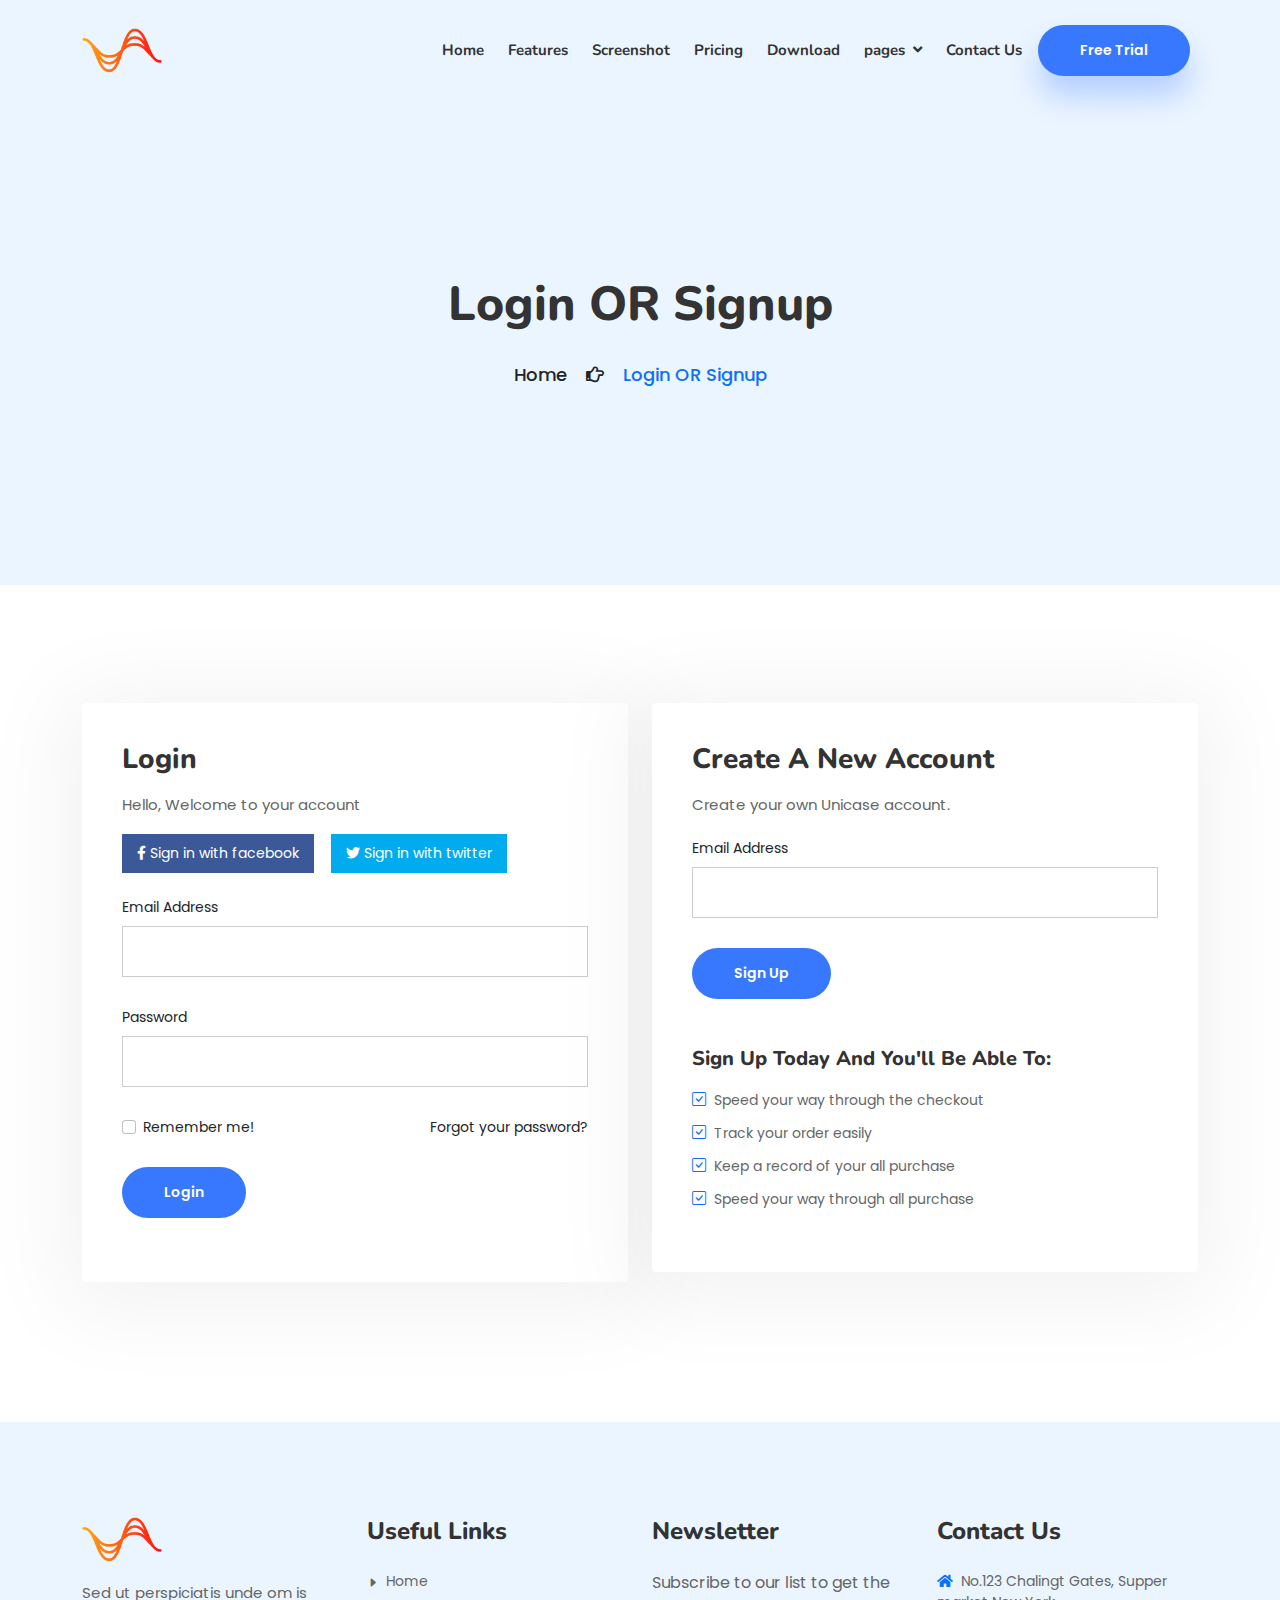
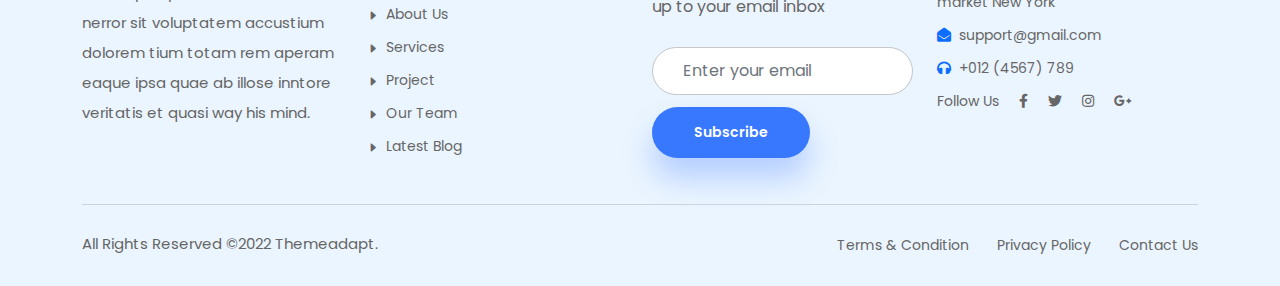
<file: login.html>
<!DOCTYPE html>
<html lang="en">

<head>
    <meta charset="UTF-8">
    <meta http-equiv="X-UA-Compatible" content="IE=edge">
    <meta name="viewport" content="width=device-width, initial-scale=1.0">
    <!-- bootstrap -->
    <link rel="stylesheet" href="assets/vandor/bootstrap/css/bootstrap.min.css">
    <!-- fontawesome link -->
    <link rel="stylesheet" href="assets/vandor/font-awesome/fontawesome-free-5.15.4-web/css/all.min.css">
    <!-- bootstrap icons cdn link -->
    <link rel="stylesheet" href="https://cdn.jsdelivr.net/npm/bootstrap-icons@1.8.1/font/bootstrap-icons.css">
    <!-- custom css link -->
    <link rel="stylesheet" href="assets/css/index.css">
    <!-- favicon -->
    <link rel="icon" href="assets/images/fav-icon/logo.png">
    <title>Unique - App Landing HTML5 Template</title>
</head>
<body>
    <!-- click to top button -->
    <a href="#" id="click-top" class="btn"><i class="fas fa-angle-up"></i></a>
    <header class="header">
        <nav id="navbar" class="navbar navbar-expand-lg navbar-light  scroll-white">
            <div class="container ">
                <!-- brand logo -->
                <a class="navbar-brand" href="index.html">
                    <img src="assets/images/brand/logo.png" width="80px" class="img-fluid" alt="logo">
                </a>
                <!-- toggle button -->
                <button class="navbar-toggler" type="button" data-bs-toggle="collapse"
                    data-bs-target="#navbarSupportedContent" aria-controls="navbarSupportedContent"
                    aria-expanded="false" aria-label="Toggle navigation">
                    <span class="navbar-icon"></span>
                    <span class="navbar-icon"></span>
                    <span class="navbar-icon"></span>
                </button>
                <!-- collapse -->
                <div class="collapse navbar-collapse" id="navbarSupportedContent">
                    <!-- navbar nav menu... -->
                    <ul class="navbar-nav ms-auto mb-2 mb-lg-0 ">
                        <li class="nav-item ">
                            <a href="index.html#home" class="nav-link">Home</a>
                        </li>
                        <li class="nav-item px-lg-2">
                            <a href="index.html#feature" class="nav-link">Features</a>
                        </li>
                        <li class="nav-item ">
                            <a href="index.html#Screenshot" class="nav-link ">Screenshot</a>
                        </li>
                        <li class="nav-item px-lg-2 ">
                            <a href="index.html#Pricing" class="nav-link">Pricing</a>
                        </li>
                        <li class="nav-item ">
                            <a href="index.html#our-apps" class="nav-link">Download</a>
                        </li>
                        <li class="nav-item px-lg-2">
                            <div class="dropdown">
                                <a href="#" class="nav-link " role="button" id="innerdropdown" data-bs-toggle="dropdown"
                                    aria-expanded="false">pages <i class="fas fa-angle-down ps-1"></i></a>
                                <!-- inner dropdown menu -->
                                <ul class="dropdown-menu " aria-labelledby="innerdropdown">
                                    <li><a href="FAQS.html" class="dropdown-item ">FAQ Page</a></li>
                                    <li><a href="bloggrid.html" class="dropdown-item ">Blog Grid</a></li>
                                    <li><a href="blogstander.html" class="dropdown-item ">Blog Standard</a></li>
                                    <li><a href="blogdetails.html" class="dropdown-item ">Blog Details</a></li>
                                    <li><a href="login.html" class="dropdown-item ">Login And Signup</a></li>
                                    <li><a href="coomingsoon.html" class="dropdown-item ">Comingsoon</a></li>
                                </ul>
                            </div>
                        </li>
                        <li class="nav-item">
                            <a href="index.html#contact-us" class="nav-link">Contact Us</a>
                        </li>
                    </ul>
                    <!-- button -->
                    <a href="#" class=" btn bt-theme bt-primary d-lg-block d-none mx-lg-2">free trial</a>
                </div>
            </div>
        </nav>
    </header>
    <main>
        <section id="top-banner" class="hero-area">
            <!-- ===== hero content area ====== -->
            <div class="container">
                <div class="row">
                    <div class="col-12 text-center hero-contant">
                        <h2 class="hero-title">Login OR Signup</h2>
                        <span><a href="#" class="text-dark">Home</a></span>
                        <i class="fas fa-hand-point-right"></i>
                        <span><a href="#" class="text-primary">Login OR Signup</a></span>
                    </div>
                </div>
            </div>
        </section>
        <!-- ===== contact and login section==== -->
        <section class="contact-login  my-5">
            <div class="container">
                <div class="row">
                    <div class="col-lg-6">
                        <!-- contact form card -->
                        <div class="card  border-0 p-4">
                            <div class="card-body">
                                <h2 class="login-title">Login</h2>
                                <p class="theme-para">Hello, Welcome to your account</p>
                                <!-- social sigin -->
                                <a href="#" class="social-link facebook mb-4 mt-1">
                                    <i class="fab fa-facebook-f"></i> Sign in with facebook
                                </a>
                                <a href="#" class="social-link twitter">
                                    <i class="fab fa-twitter"></i> Sign in with twitter
                                </a>
                                <!-- form -->
                                <form action="">
                                    <label for="email" class="form-label">Email Address</label>
                                    <input type="email" name="email" id="email" class="form-control theme-input">
                                    <label for="password" class="form-label">Password</label>
                                    <input type="password" name="password" id="password"
                                        class="form-control theme-input">
                                    <!-- checkbox -->
                                    <div class="d-sm-flex justify-content-between">
                                        <div class="form-check">
                                            <input type="checkbox" class="form-check-input" id="examplecheck">
                                            <label for="examplecheck" class="form-check-label">Remember me!</label>
                                        </div>
                                        <span>
                                            <a href="#" class="text-decoration-none text-dark">Forgot your password?</a>
                                        </span>
                                    </div>
                                    <!-- button -->
                                    <a href="#" class="btn bt-theme bt-outline-black my-4">login</a>
                                </form>
                            </div>
                        </div>
                    </div>
                    <!-- colum 2 -->
                    <div class="col-lg-6 mt-lg-0 mt-3">
                        <!-- contact form card -->
                        <div class="card  border-0 p-4">
                            <div class="card-body">
                                <h2 class="login-title">Create A New Account</h2>
                                <p class="theme-para">Create your own Unicase account.</p>
                                <!-- form -->
                                <form action="">
                                    <label for="email" class="form-label pt-2">Email Address</label>
                                    <input type="email" name="email" id="email" class="form-control theme-input">
                                    <!-- button -->
                                    <a href="#" class="btn bt-theme bt-outline-black">sign up</a>
                                    <h2 class="login-subtitle mt-5">Sign Up Today And You'll Be Able To:</h2>
                                    <!-- list -->
                                    <ul class="custom-uolist">
                                        <li><i class="bi bi-check-square pe-2 text-primary"></i>Speed your way through
                                            the checkout</li>
                                        <li><i class="bi bi-check-square pe-2 text-primary"></i>Track your order easily
                                        </li>
                                        <li><i class="bi bi-check-square pe-2 text-primary"></i>Keep a record of your
                                            all purchase</li>
                                        <li><i class="bi bi-check-square pe-2 text-primary"></i>Speed your way through
                                            all purchase</li>
                                    </ul>
                                </form>
                            </div>
                        </div>
                    </div>
                    <!--row-->
                </div>
        </section>
    </main>
    <!-- ============ footer section ============ -->
    <footer>
        <section class="footer-area">
            <div class="container">
                <div class="row">
                    <div class="col-lg-3 col-md-6 ">
                        <a href="index.html">
                            <img src="assets/images/brand/logo.png" width="80px" class="img-fluid mb-3"
                                alt="black-logo">
                        </a>
                        <p class="theme-para">Sed ut perspiciatis unde om is nerror sit voluptatem accustium dolorem
                            tium totam rem aperam eaque ipsa quae ab illose inntore veritatis et quasi way his mind.</p>
                    </div>
                    <div class="col-lg-3 col-md-6 ">
                        <h4 class="foo-title">Useful Links</h4>
                        <ul class="custom-uolist">
                            <li><a href="#"><i class="bi bi-caret-right-fill pe-2"></i>Home</a></li>
                            <li><a href="#"><i class="bi bi-caret-right-fill pe-2"></i>About Us</a></li>
                            <li><a href="#"><i class="bi bi-caret-right-fill pe-2"></i>Services</a></li>
                            <li><a href="#"><i class="bi bi-caret-right-fill pe-2"></i>Project</a></li>
                            <li><a href="#"><i class="bi bi-caret-right-fill pe-2"></i>Our Team</a></li>
                            <li><a href="#"><i class="bi bi-caret-right-fill pe-2"></i>Latest Blog</a></li>
                        </ul>
                    </div>
                    <div class="col-lg-3 col-md-6">
                        <h4 class="foo-title">Newsletter</h4>
                        <ul class="custom-uolist">
                            <li>
                                <p class="foo-subtitle">Subscribe to our list to get the up to your email inbox</p>
                            </li>
                            <li>
                                <form action="">
                                    <input type="text" class="form-control foo-input" placeholder="Enter your email">
                                </form>
                            </li>
                            <li>
                                <a href="#" class="btn  bt-theme bt-primary">subscribe</a>
                            </li>
                        </ul>
                    </div>
                    <div class="col-lg-3 col-md-6 ">
                        <h4 class="foo-title">Contact Us</h4>
                        <ul class="custom-uolist">
                            <li><i class="fas fa-home pe-2  text-primary"></i>No.123 Chalingt Gates, Supper market New
                                York</li>
                            <li><i class="fas fa-envelope-open pe-2 text-primary"></i>support@gmail.com</li>
                            <li><a href="#"><i class="fas fa-headphones pe-2 text-primary"></i>+012 (4567) 789</a></li>
                            <li></i>Follow Us
                                <a href="#"><i class="fab fa-facebook-f  px-3"></i></a>
                                <a href="#"><i class="fab fa-twitter"></i></a>
                                <a href="#"><i class="fab fa-instagram px-3"></i></a>
                                <a href="#"><i class="fab fa-google-plus-g"></i></a>
                            </li>
                        </ul>
                    </div>
                </div>
            </div>
            <!-- footer 2 box -->
            <div class="container py-2">
                <hr class="text-muted mb-4">
                <div class="row ">
                    <div class="col-lg-6 text-lg-start text-center">
                        <p class="theme-para">All Rights Reserved ©2022 Themeadapt.</p>
                    </div>
                    <div class="col-lg-6 text-lg-end text-center">
                        <ul class="custom-uolist ">
                            <li class="list-inline-item"><a href="#">Terms & Condition</a></li>
                            <li class="list-inline-item px-3"><a href="#">Privacy Policy</a></li>
                            <li class="list-inline-item"><a href="#">Contact Us</a></li>
                        </ul>
                    </div>
                </div>
            </div>
        </section>
    </footer>
    <!-- Optional JavaScript -->
    <!-- jQuery first, then Popper.js, then Bootstrap JS -->
    <!-- proper  -->
    <script src="assets/vandor/popper/popper.min.js"></script>
    <!-- bootstrap js -->
    <script src="assets/vandor/bootstrap/js/bootstrap.min.js"></script>
    <!-- custom javascript-->
    <script src="assets/js/index.js"></script>
</body>
</html>
</file>
<file: assets/css/index.css>
/* =====google fonts===== */
@import url('https://fonts.googleapis.com/css2?family=Nunito:wght@500;600;700;800&family=Poppins:wght@300;400;500&display=swap');
/* ===== css variables===== */
:root{
    --font-family-body: 'Poppins', sans-serif;
	--font-family-heading: 'Nunito', sans-serif;
	--primary-color: #3878ff;
	--secondary-color: #666666;
    --section-background-color: #ebf5ff;
    --purple: #7052fb;
	--pink: #e733ff;
	--body-text-color: #656565;
	--heading-text-color: #333333;
	--paragraph-text-color: #656565;
    --gradient-color: linear-gradient(to right, #26d0ce 0%, #1a2980 50%, #26d0ce 100%);
} 
body{
    font-family: var(--font-family-body);
    overflow-x: hidden;
    font-size: 14px;
}
html{
    scroll-behavior: smooth;
}
::selection{
    background: #444;
    color: #fff;
    text-shadow: none;
}
a:hover,a:focus,.a:active {
    text-decoration: none;
    outline: none;
}
/*---- click to top button ----*/
#click-top{
    background: linear-gradient(to right, #26d0ce 0%, #1a2980 80%, #26d0ce 100%);
    width: 50px;
    height: 50px;
    font-size: 16px;
    color: white;
    text-align: center;
    line-height: 40px;
    border: none;
    z-index: 99;
    position: fixed;
    bottom: 60px;
    right: 50px;    
    display: none;  
}
#click-top:hover{
    outline: none;
    border:none;
    box-shadow: none;
}
/* sticky click top button */
.stick-click{
    display: block !important;
    animation: 1000ms ease-in-out 0s normal none 1 running fadeInDown;
    
}
/* ======================components======================== */
/* -----typography----- */
 h1,h2,h3,h4,h5,h6{
    font-weight: 800;
    font-family: var(--font-family-heading);
    color: var(--body-text-color);    
}
.custom-h1{
    font-size: 40px;
}
.custom-h2{
    font-size: 35px;
}
.custom-h3{
    font-size: 28px;
}
.custom-h4{
    font-size: 22px;
}
.custom-h5{
    font-size: 18px;
}
.custom-h6{
    font-size: 16px;
} 
/* ------titles------- */
.title{
    font-size: 26px;
    font-weight: 700;
    margin-bottom: 15px;
    color: var(--heading-text-color);
}
.section-title{
    font-size: 36px;
    margin-bottom: 5px;
    color: var(--heading-text-color);
}
/* ------ wave image -----*/
.wave-img{
    width: 70px;
    margin: 12px 0;
}
/* -----paragraph----- */
.theme-para{
	font-size: 15px;
	font-weight: normal;
	line-height: 2;
	color: var(--paragraph-text-color);
	margin-bottom: 10px;
}
/* =====buttons components===== */
.bt-theme{
    padding: 13px 40px;
    border-width: 2px;
    transition: all 0.3s ease 0s;
    font-weight: 600;
    font-size: 14px;
    text-transform: capitalize;
    border-radius: 40px;
}
.bt-white{
    background: #fff;
    color: #333333;
    box-shadow: none;
    border: 2px solid #fff;
}
.bt-white:hover{
    background: transparent;
    color: white;
}
.bt-outline-white{
    background: transparent;
    color: white;
    border: 2px solid #fff;
}
.bt-outline-white:hover{
    background: white;
    color: #333333;
}
/* -----gradient button----- */
.bt-gradient{
    color: white !important;
    border: none;
    box-shadow: none;
    background: linear-gradient(to right, #26d0ce 0%, #1a2980 50%, #26d0ce 100%);
    background-size: 200% auto;
}
.bt-gradient:hover{
    background: linear-gradient(to right,  #1a2980 10%,  #26d0ce 60%);
    background-size: 200% auto;   
}
/* -----button dark----- */
.bt-dark{
    border: 2px solid #333333;
    color: #333333;
}
.bt-dark:hover{
    background: linear-gradient(to right, #26d0ce 0%, #1a2980 50%, #26d0ce 100%);
    color: white;
    border:2px solid transparent;  
}
/* ------button primary----- */
.bt-primary{
    color: white !important;
    background-color: var(--primary-color);
    box-shadow: 0px 20px 30px 0px rgb(56 120 255 / 30%);
}
.bt-primary:hover{
    box-shadow: none;
    color: white;
}
/* ------button outline black----- */
.bt-outline-black{
    color: white !important;
    background-color: var(--primary-color);
}
.bt-outline-black:hover{
    box-shadow: none;
    background-color: var(--heading-text-color);
}
/* =====buttons components end===== */
/* ======== form input components==== */
.theme-input{
    border:  1px solid #ccc;
    padding: 14px 20px;
    margin-bottom: 30px;
    width: 100%;
    border-radius: 0px;
    font-size: 14px;
 }
 .theme-input:focus{
     box-shadow: none;
     border-color: #3878ff;
 }
 /* css animations  */
 @keyframes fadeInDown {
    0% {
        opacity: 0;
        -webkit-transform: translateY(-20px);
        -ms-transform: translateY(-20px);
        transform: translateY(-20px);
    }
    100% {
        opacity: 1;
        -webkit-transform: translateY(0);
        -ms-transform: translateY(0);
        transform: translateY(0);
    }
}
/* ========header | navbar components styling====== */
/* ----- navbar customiaze and override classes----- */
header .navbar{
    position: absolute;
    background-color: transparent;
    width: 100%;
    top: 0;
    left: 0;
    margin: 5px auto;
    padding: 18px 0;
}
header .navbar.sticky-menu {
    left: 0;
    margin: 0 auto;
    position: fixed;
    top: 0;
    width: 100%;
    z-index: 999;
    animation: 1000ms ease-in-out 0s normal none 1 running fadeInDown;
    border-radius: 0;
    box-shadow: 0 10px 15px rgb(25 25 25 / 10%);
}
header .navbar.sticky-menu.scroll-white {
    background: white;
}
header .navbar.sticky-menu.scroll-primary {
    background: linear-gradient(79deg, rgba(77,215,216,1) 0%, rgba(49,63,142,1) 100%);
}
.header .navbar  .navbar-nav .nav-link{
    position: relative;
    font-size: 15px;
    font-weight: 700;
    font-family: var(--font-family-heading);    
}
.header .navbar-dark .navbar-nav .nav-link{
    color: white ; 
}
.header .navbar-light .navbar-nav .nav-link{
    color: var(--heading-text-color); 
}
.header .navbar-light .navbar-nav .nav-link:hover{
    color: var(--primary-color) ; 
}
.header .navbar .navbar-nav .nav-link::after{
    position: absolute;
    content: "";
    left: 0.5rem;
    bottom: 0;
    background: var(--primary-color);
    width: 0px;
    height: 2px;
    transition: .3s;
}
.header .navbar-dark .navbar-nav .nav-link::after{
    background-color: white;
}
.header .navbar-light .navbar-nav .nav-link::after{
    background-color: var(--primary-color);
}
.header .navbar .navbar-nav .nav-link:hover::after{
    width: 70%;
}
/* inner dropdown customize */
.header .navbar .navbar-nav .dropdown-menu{
    margin: 21px 0;
    box-shadow: 0px 30px 70px 0px rgb(137 139 142 / 15%);;
    border-radius: 0px;
    border: 1px solid #f5f5f5;
    min-width: 17rem;
}
.header .navbar .navbar-nav .dropdown-menu a{
    display: block;
    padding: 6px 38px 6px 25px;
    line-height: 1.7;
    font-weight: 700;
    font-size: 16px;
    color: var(--heading-text-color);
    font-family: var(--font-family-heading);
    text-transform: capitalize;   
}
.header .navbar .navbar-nav .dropdown-menu a:hover{
    color: var(--primary-color);   
}
 /* custom navbar toggler icon */
.header .navbar .navbar-toggler{
    border-radius: 1px;
    font-size: 1.25rem;
}
.header .navbar  .navbar-toggler:focus{
    box-shadow: none;
}
.header .navbar .navbar-toggler .navbar-icon{
    height: 3px;
    width: 20px;
    display: block;
    margin-top: 4px;
    margin-bottom: 4px;  
}
/* navbar dark toggle */
.header .navbar-dark .navbar-toggler{
    border: 2px solid white;
}
.header .navbar-dark .navbar-toggler .navbar-icon{
    background-color: white;
}
/* navbar light toggle */
.header .navbar-light .navbar-toggler{
    border: 2px solid var(--primary-color);
}
.header .navbar-light .navbar-toggler .navbar-icon{
    background-color: var(--primary-color);
}
@media screen and (max-width:988px) {
    .header .navbar .navbar-collapse{
        margin-top:15px;
        background-color: white;
        padding: 20px;
        width: 75%;
        box-shadow: 0 10px 15px rgb(25 25 25 / 10%);
    }
    .header .navbar .navbar-collapse .navbar-nav{
        max-height: 300px;
        overflow-y: auto;
    }  
    /* nav links color change */
    .header .navbar  .navbar-nav .nav-link{
        color: black ;    
    }  
    .header .navbar .navbar-nav .nav-link:hover::after{
        width: 6%;
    }

}

/* ======================================= Home page styling & components ============================================= */
/* ----banner----- */
.banner{
    min-height: 100%;
    background-image: url(../images/banner/banner-background.PNG);
    background-repeat: no-repeat;
    background-size: cover;
    background-position: center;
}
.banner-title{
    color: white;
    font-size: 60px;
    line-height: 1.2;
    margin-bottom: 15px;
}
/* ------feature area------*/
.feature img{
    width: 90px;
}
.feature img:hover{
    transition-property: all;
    transition-duration: 0.3s;
    transition-timing-function: ease-out;
    transition-delay: 0s;
    max-width: 100%;
    transform: rotateY(300deg);
}
/* -------feature-section----- */
.feature-section{
    min-height:100vh;
    background-image: url(../images/feature-2/background-secod.PNG);
    background-repeat: no-repeat;
    background-size: cover;
    background-position: center;
}
/* -------screenshoot area------ */

/* ======== User Feedback   Our Clients======== */
.user-feedback{
    min-height:85vh;
    background-image: url(../images/feature-2/background-secod.PNG);
    background-repeat: no-repeat;
    background-size: cover;
    background-position: center;
}
.slide-para{
    color: white;
    font-size: 22px;
    font-style: italic;
    line-height: 1.7;
    font-weight: normal;
}
/* indicators */
.indicators-box{
    position: absolute; 
    top: 200px; 
    
}
 @media screen and (max-width:994px) {
    .indicators-box{
        position: absolute;
        top: 210px;
     
    }   
}
@media screen and (max-width:698px) {
    .indicators-box{
        position: absolute;
        top: 230px;  
    }   
}
@media screen and (max-width:537px) {
    .indicators-box{
        position: absolute;
        top: 260px;  
    }   
}
@media screen and (max-width:473px) {
    .indicators-box{
        position: absolute;
        top: 295px;
     
    }    
}
@media screen and (max-width:398px) {
    .indicators-box{
        position: absolute;
        top: 350px;
    }    
}
@media screen and (max-width:314px) {
    .indicators-box{
        position: absolute;
        top: 410px;
    }    
} 
.indicators-box .custom-indicators{
    width: 8px;
    height: 8px;
    border: 2px solid white;
    border-radius: 100%;
    background-color: transparent;
    margin: 6px;
   
} 

/* ======= our-apps section ======== */
.our-apps a{
    padding: 5px 26px;
}
.our-apps a i{
    font-size: 25px;
    margin-right: 9px;
    font-weight: 400;    
}

/* ======== footer area & components======== */
.footer-area{
    background-color: #ebf5ff;
    margin-top: 70px;
    padding-top: 95px;
}
.foo-title{
    font-size: 24px;
    margin-bottom: 20px;
    color: #333333;
}
/* custom-uolist component */
.custom-uolist{
    list-style-type: none;
    padding:0px;
}
.custom-uolist li{
    padding: 6px 0;
    color: #666666;
}
.custom-uolist li .bi-caret-right-fill {
    font-size: 11px;
}
.custom-uolist li a{
    text-decoration: none;
    color: #666666;
    cursor: pointer;
}
.custom-uolist li a:hover{
    color: #0d6efd;
    cursor: pointer;
}
/* -- footer input-- */
.foo-input{
    border-radius: 30px;
    border: 1px solid #c7c7c7;
    display: block;
    width: 100%;
    padding: 11px 30px;
}
 .foo-input:focus{
     box-shadow: none;
     border-color: #c7c7c7;
 }
/* footer inner title */
.foo-subtitle{
    font-size: 16px;
    line-height: 1.5;
    color: #656565;
    font-weight: normal;
}
/* footer end */
/* ============================ FAQ Page styling and components ========================== */
/* === hero-area section== */
.hero-area{
    min-height: 65vh;
    background-color: rgb(235, 245, 255);
    display: flex;
    align-items: center;
}
/*  === hero title component === */
.hero-title{
    font-size: 48px;
    text-transform: capitalize;
    margin-bottom: 20px;
    line-height: 1.1;
    color: var(--heading-text-color);
}
/* hero content  */
.hero-contant a{
    font-size: 18px;
    font-weight: 500;
    text-decoration: none;
}
.hero-contant i{
    font-size: 18px;
    font-weight: 500;
    padding: 15px;
}
/* hero style end */
/* -----tabs and accordion styling----- */
.faq-area .custom-tab-item{
    font-size: 14px; 
    font-weight: 600;
    color: var(--primary-color);
    background: rgba(56, 120, 255, 0.122);
    padding: 10px 25px;
    border-radius: 4px;
    display: inline-block;
    line-height: 1;
}
.faq-area .accordion-item{
    margin-bottom: 20px;
    border: 1px solid #e7efff;
    border-radius: 6px;
    overflow: hidden;
    background-color: #fff;
}
.faq-area .accordion-item button{
    font-size: 20px;
    font-weight: 700;
    color: var(--heading-text-color);
    padding: 18px 40px;
    background-color: transparent;
    box-shadow: none;
}
.faq-area .accordion-item .accordion-body p{
    padding-left: 14px;
}
/* ==== FAQS end=== */
/* ================ Blog Grid css ======================= */
/* --- mediam card start--- */
.mediam-card{
    border-radius: 10px;
    overflow: hidden;  
}
.mediam-card img{
    border-top-right-radius: 10px;
    border-top-left-radius: 10px;   
}
.mediam-card:hover img{
    transform: rotate(-1deg) scale(1.1) ;
    -webkit-transform: rotate(-1deg) scale(1.1) ;
    -moz-transform: rotate(-1deg) scale(1.1) ;
    transition-property: transform;
    transition-duration: 0.4s;
    transition-timing-function: ease-in-out;
 } 

.mediam-card:hover{
    box-shadow: 0 .5rem 1rem rgba(0,0,0,.15);
    transition-property: box-shadow;
    transition-duration: 0.3s;
    transition-timing-function: ease-in-out;    
}
/* card title */
.mediam-card-title{
    font-size: 22px;
    text-decoration: none;
    font-weight: 800;
    line-height: 1.3;
    letter-spacing: -.3px;
    color: var(--heading-text-color);
    transition: color 0.2s linear;

}
/* card button */
.card-bt{
    text-decoration: none;
    color: var(--primary-color);
    font-size: 14px;
    text-transform: capitalize;
    font-weight: 600;
    transition: color 0.2s linear;
    display: inline-block;
}
.card-bt i{
    font-size: 10px; 
}
/* comment-area */
.comment-area{
    list-style: none;
    margin-bottom: 13px;  
}
.comment-area li{
    display: inline-block;
    font-size: 13px;
    text-transform: capitalize;
    color: var(--paragraph-text-color);
    padding: 0 4px;
}
.comment-area li a{
    text-decoration: none;
}
.comment-area li i{
    color: var(--primary-color);
    padding-right: 5px;
}
/* --- mediam card end--- */
/* ==== pagination start==== */
.custom-pagination{
    list-style: none;
}
.custom-pagination li{
    display: inline-block;     
}
.custom-pagination li a{
    text-decoration: none;
    display: inline-block;
    width: 50px;
    height: 50px;
    text-align: center;
    font-size: 16px;
    line-height: 48px;
    font-weight: 600;
    border-radius: 50%;
    color: var(--heading-text-color);
    border: 2px solid #f5f5f5;
    margin: 6px;
}
.custom-pagination  .active-pagination-link{
    background-color: var(--primary-color);
    color: white;
}
.custom-pagination li a:hover{
    background-color: var(--primary-color);
    color: white;
}
/* ==== pagination end=== */
/* =========== blog stander page ================= */
/* --- large card start--- */
.large-card{
    border-radius: 10px;
    overflow: hidden;  
}
.large-card img{
    border-top-right-radius: 10px;
    border-top-left-radius: 10px;   
}
/* large card title */
.large-card-title{
    font-size: 26px;
    text-decoration: none;
    font-weight: 800;
    line-height: 1.2;
    color: var(--heading-text-color);
    transition: color 0.2s linear;
}
/* large card comment-area */
.large-comment-area{
    list-style: none;
    margin-bottom: 13px;  
}
.large-comment-area li{
    display: inline-block;
    font-size: 15px;
    font-weight: 500;
    text-transform: capitalize;
    color: var(--paragraph-text-color);
    padding: 0 4px;
}
.large-comment-area li a{
    text-decoration: none;
    color: var(--paragraph-text-color);
}
.large-comment-area li i{
    font-size: 15px;
    padding-right: 5px;
}
.large-comment-area li a:hover{
    color: var(--primary-color);
}
/* --- large card end--- */
/* ----- widget compponents -----*/
/* --widget title */
.widget-title{
    font-size: 24px;
    line-height: 1;
    text-transform: capitalize;
    color: var(--heading-text-color);
    margin-bottom: 25px;
    padding-bottom: 12px;
    position: relative;
}
.widget-title::after{
    content: " ";
    background-color: var(--primary-color);
    height: 3px;
    width: 60px;
    position: absolute;
    left: 0;
    bottom: 0;
    border-radius: 10px;
}
/* --widget title end --- */

/* ---- widget-input --- */
.widget-input{
    background-color: #ebf5ff;
    width: 100%;
    border: none;
    font-size: 15px;
    display: block;
    padding: 20px 55px 20px 35px;
    border-radius: 5px;
}
.widget-input:focus{
    outline: none;
}
.widget-input::placeholder{
    color: black;
}
/* icon */
.blog-form{
    position: relative;
}
.search-icon{
position: absolute;
right: 25px;
top: 22px;
font-size: 16px;
color: gray;
}
/* ------recent-post components------ */
.recent-post{
    list-style: none;
    padding-left: 0;
}
.recent-post li{
    display: flex;
    align-items: center;
    padding-bottom: 20px;
    margin-bottom: 20px;
    position: relative;
}
.recent-post li::before{
    content: "";
    width: 100%;
    height: 5px;
    border: 1px dashed #c7c7c7;
    border-left: none;
    border-right: none;
    position: absolute;
    left: 0;
    bottom: 0;
}
.recent-post .img-box img{
 border-radius: 6px;
}
.recent-post .content-box{
    padding-left: 12px;
}
.recent-post .content-box a{
    text-decoration: none;
    font-size: 18px;
    font-weight: 700;
    line-height: 1.3;
    color: var(--heading-text-color);
}
.recent-post .content-box a:hover{
    color: var(--primary-color);
    transition: all 0.3s ease-out 0s;
}
.recent-post .content-box span{
    color: var(--paragraph-text-color);
    font-size: 13px;
    display: block;
}
/* --recent post end --- */

/* ---- catogories ----- */
.categori{
    list-style: none;
    padding-left: 0;
}
.categori li{
    padding-bottom: 15px;
    margin-bottom: 20px;
    position: relative;
}
.categori li a{
    text-decoration: none;
    display: flex;
    justify-content: space-between;
    align-items: center;
    color: var(--paragraph-text-color);
    font-size: 14px;
    font-weight: 500;
}
.categori li a:hover{
    color: var(--primary-color);
}
.categori li::before{
    content: "";
    width: 100%;
    border-top: 1px dashed #c7c7c7;
    position: absolute;
    left: 0;
    bottom: 0;
}
/* --- cotagori end ----- */

/* ---- tags start---- */
.tags{
    list-style: none;
    padding-left: 0;
    display: flex;
    flex-wrap: wrap;
}
.tags-link{
    display: block;
    background-color: #ebf5ff;
    color: var(--paragraph-text-color);
    font-size: 14px;
    font-weight: 500;
    padding: 11px 25px;
    border-radius: 50px;
    text-decoration: none;
    margin: 4px;
}
.tags-link:hover{
    background-color: var(--primary-color);
    color: white;
}
/* ---tags end ----- */
/* ==================== blog details ================= */
/* --blockquote---- */
.theme-blockquote{
    font-size: 18px;
    font-weight: 600;
    color: var(--heading-text-color);
    font-style: italic;
    line-height: 1.6;
    padding: 5px 0 5px 25px;
    position: relative;
    margin: 31px 0 28px;
}
.theme-blockquote::before{
    content: "";
    width: 4px;
    height: 100%;
    background-color: var(--primary-color);
    border-radius: 2px;
    position: absolute;
    left: 0;
    top: 0;
}
.block-footer{
    font-size: 14px;
    color: var(--primary-color);
    padding-left: 30px;
    font-weight: 500;
    position: relative;
    margin-top: 11px;
}
.block-footer::before{
    content: "";
    position: absolute;
    left: 0;
    top: 50%;
    width: 18px;
    height: 2px;
    background-color: var(--primary-color);
}
/* ---blog-details-list--- */
.blog-details-list{
    list-style: none;
    position: relative;
    padding-left: 0;
    margin: 15px 0;
}
.blog-details-list li{
    position: relative;
    font-size: 14px;
    line-height: 26px;
    padding-top: 10px;
    padding-left: 20px;
}
.blog-details-list li::before{
    content: "";
    position: absolute;
    left: 0;
    top: 19px;
    width: 7px;
    height: 7px;
    border-radius: 50%;
    background-color: var(--primary-color);
}
.blog-details-list li a:hover{
text-decoration: underline;
}
/* blog details list end */
 /* tags and social links area  */
 .blog-tags{
     display: flex;
     flex-wrap: wrap;
     list-style: none;
     padding-left: 0;    
 }
 .blog-tags li{
     color: var(--paragraph-text-color);
     padding: 0 6px;
 }
 .blog-tags li:first-child{
     font-weight: 600;
     color: var(--heading-text-color);
 }
 .blog-tags li i{
    color: var(--primary-color);
    font-size: 10px;
}
.blog-tags li a{
    text-decoration: none;
    color: var(--paragraph-text-color);
    font-size: 13px;
    font-weight: 500;
}
.blog-tags li a:hover{
    color: var(--primary-color);
}
/* social links */
.blog-social-link{
    list-style: none;
    padding-left: 0;
    display: flex;
}
.blog-social-link li{
    width: 31px;
    height: 31px;
    border-radius: 50%;
    display: flex;
    justify-content: center;
    align-items: center;
    margin: 0 10px;  
}
.blog-social-link li a{
    color: white;
}
.blog-social-link li:nth-child(1){
    background-color: #3b5998;
}
.blog-social-link li:nth-child(2){
    background-color: #00acee;
}
.blog-social-link li:nth-child(3){
    background-color: #1976d2;
}
 /* tags and social links area end  */
/* ----------comment-area------------ */
.replay-box li{
    display: flex;
    align-items: flex-start;
}
.content-area{
   padding-left: 20px;
}
.comment-title{
    font-weight: 20px;
    margin-bottom: 1px;
    color: var(--heading-text-color);
}
.comment-subtitle{
    display: block;
    font-weight: 500;
    margin-bottom: 7px;
    color: var(--secondary-color);
}
.comment-reply{
    text-decoration: none;
    display: inline-block;
    font-weight: 700;
    font-size: 14px;
    color: var(--heading-text-color);
}
.comment-reply i{
    color: var(--secondary-color);
}
.comment-reply:hover{
    color: var(--primary-color);
}
/* --- media quary ----- */
@media screen and (max-width:768px){
    .replay-box li{
        display: flex;
        flex-direction: column;
    }
    .content-area{
        padding-left: 0px;
        padding-top: 10px;
     }
}

/* ---colorfull input---- */
.colorfull-input{
    padding: 18px 25px;
    margin-bottom: 30px;
    width: 100%;
    border-radius: 0px;
    font-size: 14px;
    background-color: #ebf5ff;
    border: none;
 }
 .colorfull-input:focus{
     background-color:#ebf5ff ;
     box-shadow: none; 
 }
/* ======================= login and signup page =========================== */
/* ===button component==== */
.contact-login{
    padding: 70px 0;
}
.contact-login .card{
    border: 1px solid #f7f3f3;
    box-shadow: 0px 10px 90px 20px rgb(0 0 0 / 5%);
}
/* login title */
.login-title{
    color: var(--heading-text-color);
    font-size: 28px;
    margin-bottom: 13px;
    margin-top: 0;
    text-transform: capitalize;
}
.login-subtitle{
    font-size: 20px;
    color: var(--heading-text-color);
    margin-bottom: 13px;
    text-transform: capitalize;
}
/* social-link */
.social-link{
    font-size: 14px;
    text-decoration: none;
    padding: 9px 15px;
    display: inline-block;
    margin-right: 13px; 
}
/* social-link */
.social-link.facebook{
    background-color:#3b5998 ;
    color: white;  
}
.social-link.twitter{
    background-color: #00acee;
    color: white;
}
/* ====== login page end ====== */
/* ============== commingsoon page =================== */
.commingsoon-area{
    min-height: 100vh;  
}
.commingsoon-text{
    font-size: 14px;
    font-weight: 700;
    text-transform: uppercase;
    letter-spacing: 2px;
    color: var(--primary-color);
    display: block;
    margin-bottom: 10px;
}
.commingsoon-title{
    font-size: 50px;
    margin: 22px 0;
    letter-spacing: -1px;
    color: var(--heading-text-color);
    line-height: 1.05;
    font-weight: 800;
}
/* ===== counter number=== */
.counter-box{
    display: flex;
    justify-content: space-between;
    flex-wrap: wrap;
}
.counter-item{
    width: 110px;
    height: 110px;
    border-radius: 50%;
   display: flex;
   flex-direction: column;
   align-items: center;
   justify-content: center; 
}
.counter-item h2{
    color: white;
    margin-bottom: 0px;
    font-size: 32px;
    font-weight: 800;
}
.counter-item span{
    font-size: 13px;
    font-weight: 700;
    text-transform: uppercase;
    line-height: 1;
    display: block;
    color: white;
    padding-top: 0px;  
}
.counter-item:nth-child(1){
    background-color: rgb(52, 94, 255);
}
.counter-item:nth-child(2){
    background-color: rgb(253, 121, 39);
}
.counter-item:nth-child(3){
    background-color: rgb(7, 213, 210);
}
.counter-item:nth-child(4){
    background-color: rgb(135, 76, 250);
}
@media screen and (max-width:994px){
    .counter-box{
        display: flex;
        justify-content: space-around;
        flex-wrap: wrap;
    }
    .counter-item{
        width: 90px;
        height: 90px;
        border-radius: 50%;
        display: flex;
        margin: 10px;   
    }
    .counter-item h2{
        font-size: 25px;
    }
    .counter-item span{
        font-size: 10px;
     
    }
}
/* ======= commingsoon end===== */
</file>
